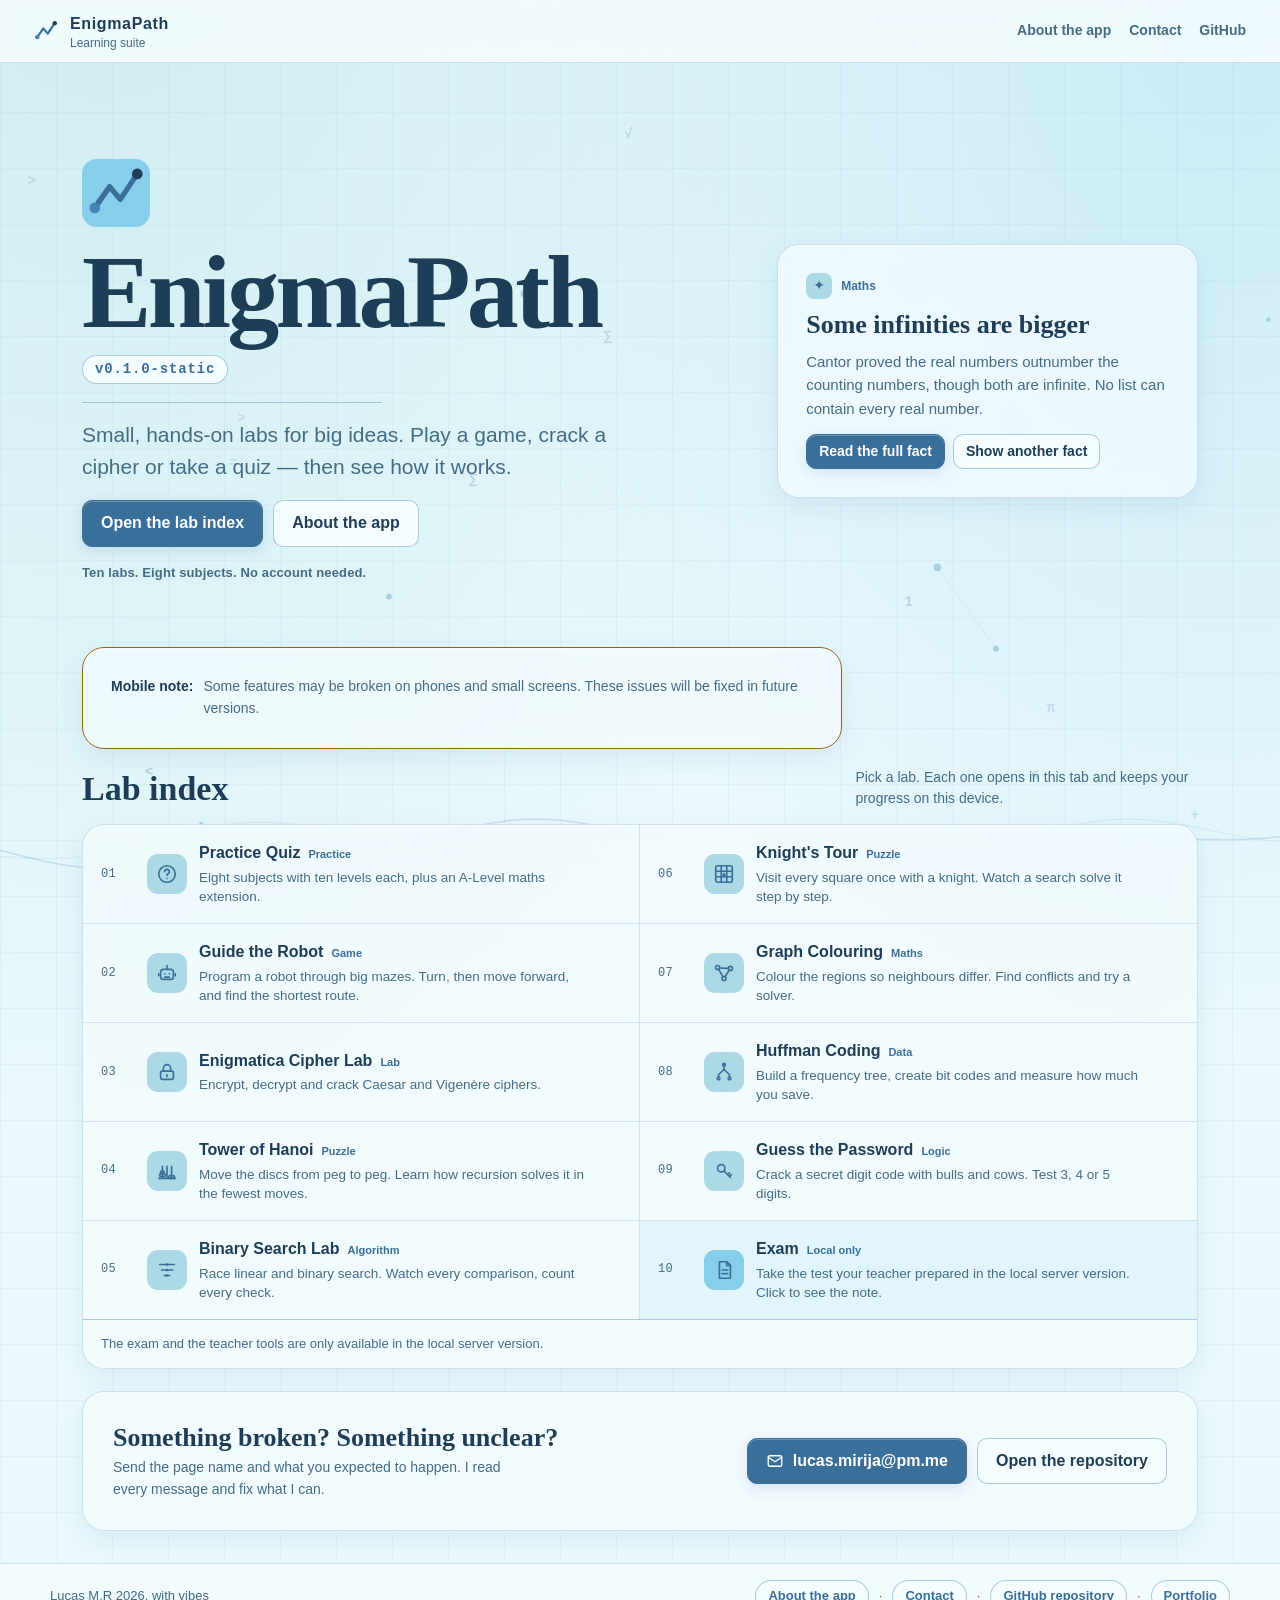
<file: index.html>
<!DOCTYPE html>
<html lang="en">
<head>
  <meta charset="UTF-8">
  <meta name="viewport" content="width=device-width, initial-scale=1.0">
  <title>EnigmaPath</title>
  <meta name="description" content="EnigmaPath: ICT practice quizzes, logic games, a cipher lab, and maths and algorithm labs.">
  <meta name="theme-color" content="#EAF9FC">
  <link rel="icon" href="shared/favicon.svg" type="image/svg+xml">
  <link rel="stylesheet" href="shared/theme.css">
  <style>
    .hub-bg { position: fixed; inset: 0; z-index: 0; pointer-events: none; opacity: 0.95; }

    /* ---- Hero: the headline carries the page ---- */
    .hero {
      display: grid;
      grid-template-columns: minmax(0, 1.2fr) minmax(300px, 0.8fr);
      gap: clamp(28px, 5vw, 64px);
      align-items: center;
      padding: clamp(30px, 5vw, 72px) 0 clamp(30px, 5vw, 64px);
      position: relative;
    }
    .hero__copy { display: grid; gap: 16px; justify-items: start; max-width: 660px; }
    .hero__mark {
      width: 68px; height: 68px; color: var(--soft);
      animation: hero-float 7s ease-in-out infinite;
    }
    .hero h1 {
      font-size: clamp(54px, 9vw, 104px);
      letter-spacing: -0.035em;
      line-height: 0.94;
      font-weight: 600;
    }
    .hero__version {
      display: block;
      width: fit-content;
      margin-top: 14px;
      padding: 4px 12px;
      border: 1px solid var(--line-strong);
      border-radius: 999px;
      background: var(--bg-raised);
      font-family: var(--font-mono);
      font-size: clamp(11px, 1.2vw, 14px);
      font-weight: 600;
      letter-spacing: 0.06em;
      line-height: 1.4;
      color: var(--soft);
    }
    .hero__rule {
      width: 100%; max-width: 300px; height: 1px; border: 0; margin: 2px 0 0;
      background: var(--line-strong);
    }
    .hero__lede {
      font-size: clamp(17px, 2vw, 21px);
      color: var(--muted);
      max-width: 46ch;
      line-height: 1.5;
    }
    .hero__actions { display: flex; gap: 10px; flex-wrap: wrap; margin-top: 2px; }
    .hero__count { font-size: 13px; color: var(--muted); font-weight: 600; letter-spacing: 0.01em; }
    @keyframes hero-float { 0%, 100% { transform: translateY(0); } 50% { transform: translateY(-7px); } }

    /* ---- Fact card ---- */
    .fact-card { max-width: 440px; width: 100%; display: grid; gap: 10px; }
    .fact-card.is-changing { animation: fact-swap 0.28s ease; }
    .fact-card__top { display: flex; align-items: center; gap: 9px; }
    .fact-card__spark {
      width: 26px; height: 26px; display: grid; place-items: center; border-radius: 8px;
      background: var(--surface); color: var(--soft); font-size: 14px; flex: none;
    }
    .fact-card__topic { font-size: 12px; font-weight: 700; color: var(--soft); }
    .fact-card h2 {
      font-family: var(--font-display); font-weight: 600;
      font-size: clamp(21px, 2.4vw, 26px); color: var(--ink); line-height: 1.2;
    }
    .fact-card p { color: var(--muted); font-size: 15px; max-width: 60ch; }
    .fact-card__actions { display: flex; gap: 8px; flex-wrap: wrap; margin-top: 4px; }
    @keyframes fact-swap { 0% { opacity: 0.35; transform: translateY(4px); } 100% { opacity: 1; transform: none; } }

    /* ---- Lab index: a contents page, not a card grid ---- */
    .index-head {
      display: flex; align-items: flex-end; justify-content: space-between;
      gap: 16px; flex-wrap: wrap; margin: 0 0 14px;
    }
    .index-head h2 { font-family: var(--font-display); font-size: clamp(26px, 3vw, 34px); font-weight: 600; }
    .index-head p { color: var(--muted); font-size: 14px; max-width: 44ch; }

    .lab-index {
      background: var(--glass);
      border: 1px solid var(--glass-border);
      border-radius: var(--radius-lg);
      box-shadow: inset 0 1px 0 var(--glass-highlight), var(--shadow-soft);
      backdrop-filter: blur(14px) saturate(1.06);
      -webkit-backdrop-filter: blur(14px) saturate(1.06);
      overflow: hidden;
      scroll-margin-top: 90px;
    }
    .lab-list {
      list-style: none; margin: 0; padding: 0;
      display: grid;
      grid-template-columns: repeat(2, minmax(0, 1fr));
      grid-template-rows: repeat(5, auto);
      grid-auto-flow: column;
    }
    .lab-list > li { border-top: 1px solid var(--line); }
    .lab-list > li:nth-child(1),
    .lab-list > li:nth-child(6) { border-top: 0; }
    .lab-list > li:nth-child(-n + 5) { border-right: 1px solid var(--line); }

    .lab {
      display: grid;
      grid-template-columns: 34px 40px minmax(0, 1fr) 20px;
      align-items: center;
      gap: 12px;
      padding: 16px 18px;
      text-decoration: none;
      color: var(--ink);
      transition: background 0.16s;
      height: 100%;
    }
    .lab:hover { background: rgba(173, 216, 230, 0.3); }
    .lab__num {
      font-family: var(--font-mono); font-size: 12px; color: var(--muted);
      font-variant-numeric: tabular-nums; letter-spacing: 0.02em;
    }
    .lab__icon {
      width: 40px; height: 40px; border-radius: 11px; display: grid; place-items: center;
      background: var(--surface); color: var(--soft); flex: none;
      transition: background 0.16s, color 0.16s, transform 0.2s;
    }
    .lab__icon svg { width: 22px; height: 22px; }
    .lab:hover .lab__icon { background: var(--soft); color: #fff; transform: rotate(-5deg); }
    .lab__body { display: grid; gap: 2px; min-width: 0; }
    .lab__name { font-weight: 700; font-size: 16px; display: flex; align-items: baseline; gap: 8px; flex-wrap: wrap; }
    .lab__kind { font-size: 11px; font-weight: 700; color: var(--soft); }
    .lab__desc { font-size: 13.5px; color: var(--muted); line-height: 1.45; }
    .lab__go {
      color: var(--soft); font-size: 15px; opacity: 0;
      transform: translateX(-4px); transition: opacity 0.16s, transform 0.16s;
    }
    .lab:hover .lab__go, .lab:focus-visible .lab__go { opacity: 1; transform: none; }

    .lab--exam { background: rgba(135, 206, 235, 0.16); }
    .lab--exam .lab__icon { background: var(--surface-2); }

    .index-foot {
      display: flex; align-items: center; justify-content: space-between;
      gap: 12px; flex-wrap: wrap; padding: 14px 18px;
      border-top: 1px solid var(--line-strong); font-size: 13px; color: var(--muted);
    }
    .index-foot__links { display: flex; gap: 8px; flex-wrap: wrap; }

    .notice { margin: 0 0 18px; max-width: 760px; border-color: var(--warn); display: grid; gap: 8px; scroll-margin-top: 90px; }
    .notice code { background: var(--bg-deep); padding: 1px 6px; border-radius: 6px; font-family: var(--font-mono); font-size: 0.94em; }

    .mobile-note {
      display: flex; align-items: baseline; gap: 10px;
      margin: 0 0 18px; max-width: 760px;
      border-color: var(--warn); font-size: 14px; color: var(--muted);
    }
    .mobile-note strong { color: var(--ink); white-space: nowrap; }

    /* ---- Contact band ---- */
    .contact-band {
      display: grid;
      grid-template-columns: minmax(0, 1fr) auto;
      gap: 20px;
      align-items: center;
      margin-top: 22px;
      padding: clamp(20px, 3vw, 30px);
      border: 1px solid var(--glass-border);
      border-radius: var(--radius-lg);
      background: var(--glass);
      box-shadow: inset 0 1px 0 var(--glass-highlight), var(--shadow-soft);
      backdrop-filter: blur(14px);
      -webkit-backdrop-filter: blur(14px);
    }
    .contact-band h2 { font-family: var(--font-display); font-size: clamp(21px, 2.4vw, 26px); font-weight: 600; }
    .contact-band p { color: var(--muted); font-size: 14px; max-width: 52ch; margin-top: 4px; }
    .contact-band__actions { display: flex; gap: 10px; flex-wrap: wrap; }
    .contact-mail { display: inline-flex; align-items: center; gap: 9px; font-weight: 700; }
    .contact-mail svg { width: 18px; height: 18px; }

    @media (max-width: 900px) {
      .hero { grid-template-columns: 1fr; gap: 30px; }
      .fact-card { max-width: none; }
      .lab-list { grid-template-columns: 1fr; grid-template-rows: none; grid-auto-flow: row; }
      .lab-list > li:nth-child(6) { border-top: 1px solid var(--line); }
      .lab-list > li:nth-child(-n + 5) { border-right: 0; }
      .contact-band { grid-template-columns: 1fr; }
    }
    @media (max-width: 560px) {
      .hero h1 { font-size: clamp(46px, 15vw, 72px); }
      .hero__actions .btn { flex: 1 1 auto; }
      .lab { grid-template-columns: 26px 36px minmax(0, 1fr); gap: 10px; padding: 14px; }
      .lab__icon { width: 36px; height: 36px; }
      .lab__go { display: none; }
      .lab__desc { font-size: 13px; }
      .index-foot { flex-direction: column; align-items: flex-start; }
    }
    @media (prefers-reduced-motion: reduce) {
      .hero__mark { animation: none !important; }
      .lab__icon, .lab__go { transition: none !important; }
    }
  </style>
</head>
<body>
  <canvas class="hub-bg" id="hub-bg" aria-hidden="true"></canvas>

  <header class="ep-topbar">
    <a class="ep-brand" href="index.html" aria-label="EnigmaPath home">
      <svg class="ep-brand__mark" viewBox="0 0 64 64" aria-hidden="true"><path d="M12 46 L26 26 L36 38 L52 14" fill="none" stroke="currentColor" stroke-width="5" stroke-linecap="round" stroke-linejoin="round"/><circle cx="12" cy="46" r="5" fill="#4682B4"/><circle cx="52" cy="14" r="5" fill="#1E3D56"/></svg>
      <span>EnigmaPath<small>Learning suite</small></span>
    </a>
    <nav class="ep-topbar__right" aria-label="Site links">
      <a class="ep-topbar__link" href="about/index.html">About the app</a>
      <a class="ep-topbar__link" href="mailto:lucas.mirija@pm.me">Contact</a>
      <a class="ep-topbar__link" href="https://github.com/lucas-razafimanantsoa/EnigmaPath" target="_blank" rel="noopener noreferrer">GitHub</a>
    </nav>
  </header>

  <main class="ep-main">
    <section class="hero">
      <div class="hero__copy">
        <svg class="hero__mark" viewBox="0 0 64 64" aria-hidden="true"><rect width="64" height="64" rx="14" fill="#87CEEB"/><path d="M12 46 L26 26 L36 38 L52 14" fill="none" stroke="#3A6F99" stroke-width="5" stroke-linecap="round" stroke-linejoin="round"/><circle cx="12" cy="46" r="5" fill="#4682B4"/><circle cx="52" cy="14" r="5" fill="#1E3D56"/></svg>
        <h1>EnigmaPath <span class="hero__version">v0.1.0-static</span></h1>
        <hr class="hero__rule">
        <p class="hero__lede">Small, hands-on labs for big ideas. Play a game, crack a cipher or take a quiz — then see how it works.</p>
        <div class="hero__actions">
          <a class="btn btn--primary" href="#labs">Open the lab index</a>
          <a class="btn" href="about/index.html">About the app</a>
        </div>
        <p class="hero__count">Ten labs. Eight subjects. No account needed.</p>
      </div>

      <article class="card fact-card" id="fact-card" aria-live="polite">
        <div class="fact-card__top"><span class="fact-card__spark" aria-hidden="true">✦</span><span class="fact-card__topic" id="fact-topic">Fun fact</span></div>
        <h2 id="fact-title">Did you know?</h2>
        <p id="fact-text">Every refresh brings another story from maths, technology and logic.</p>
        <div class="fact-card__actions">
          <a class="btn btn--primary btn--small" id="fact-more" href="facts/index.html">Read the full fact</a>
          <button class="btn btn--small" id="fact-next" type="button">Show another fact</button>
        </div>
      </article>
    </section>

    <div class="card mobile-note" role="note">
      <strong>Mobile note:</strong>
      <span>Some features may be broken on phones and small screens. These issues will be fixed in future versions.</span>
    </div>

    <div class="card notice" id="exam-notice" role="status" hidden>
      <h2>Exam is only available on local server</h2>
      <p>This is the static version of EnigmaPath. The exam needs the local Python server to load exams and save results, so it is not included in this deployment. Run the local server version on your computer to take or build an exam.</p>
      <div><button class="btn btn--small" id="notice-close" type="button">OK</button></div>
    </div>

    <section id="labs" aria-labelledby="labs-heading">
      <div class="index-head">
        <h2 id="labs-heading">Lab index</h2>
        <p>Pick a lab. Each one opens in this tab and keeps your progress on this device.</p>
      </div>

      <nav class="lab-index" aria-label="EnigmaPath labs">
        <ol class="lab-list">
          <li><a class="lab" href="quiz/index.html">
            <span class="lab__num">01</span>
            <span class="lab__icon"><svg viewBox="0 0 24 24" fill="none" stroke="currentColor" stroke-width="1.8" stroke-linecap="round" stroke-linejoin="round"><circle cx="12" cy="12" r="9"/><path d="M9.5 9.5a2.5 2.5 0 1 1 3.6 2.2c-.7.4-1.1 1-1.1 1.8"/><path d="M12 17h.01"/></svg></span>
            <span class="lab__body"><span class="lab__name">Practice Quiz <span class="lab__kind">Practice</span></span><span class="lab__desc">Eight subjects with ten levels each, plus an A-Level maths extension.</span></span>
            <span class="lab__go" aria-hidden="true">↗</span>
          </a></li>

          <li><a class="lab" href="robot/index.html">
            <span class="lab__num">02</span>
            <span class="lab__icon"><svg viewBox="0 0 24 24" fill="none" stroke="currentColor" stroke-width="1.8" stroke-linecap="round" stroke-linejoin="round"><rect x="5" y="8" width="14" height="11" rx="3"/><path d="M12 8V4M9.5 13h.01M14.5 13h.01M3 13v2M21 13v2"/><path d="M9.5 16.5h5"/></svg></span>
            <span class="lab__body"><span class="lab__name">Guide the Robot <span class="lab__kind">Game</span></span><span class="lab__desc">Program a robot through big mazes. Turn, then move forward, and find the shortest route.</span></span>
            <span class="lab__go" aria-hidden="true">↗</span>
          </a></li>

          <li><a class="lab" href="cipher/index.html">
            <span class="lab__num">03</span>
            <span class="lab__icon"><svg viewBox="0 0 24 24" fill="none" stroke="currentColor" stroke-width="1.8" stroke-linecap="round" stroke-linejoin="round"><rect x="5" y="11" width="14" height="9" rx="2"/><path d="M8 11V8a4 4 0 0 1 8 0v3"/><path d="M12 15v2"/></svg></span>
            <span class="lab__body"><span class="lab__name">Enigmatica Cipher Lab <span class="lab__kind">Lab</span></span><span class="lab__desc">Encrypt, decrypt and crack Caesar and Vigenère ciphers.</span></span>
            <span class="lab__go" aria-hidden="true">↗</span>
          </a></li>

          <li><a class="lab" href="hanoi/index.html">
            <span class="lab__num">04</span>
            <span class="lab__icon"><svg viewBox="0 0 24 24" fill="none" stroke="currentColor" stroke-width="1.8" stroke-linecap="round" stroke-linejoin="round"><path d="M3 20h18M7 20V7M12 20V7M17 20V7"/><rect x="4" y="15" width="6" height="3" rx="1"/><rect x="5" y="12" width="4" height="3" rx="1"/><rect x="14" y="17" width="6" height="3" rx="1"/></svg></span>
            <span class="lab__body"><span class="lab__name">Tower of Hanoi <span class="lab__kind">Puzzle</span></span><span class="lab__desc">Move the discs from peg to peg. Learn how recursion solves it in the fewest moves.</span></span>
            <span class="lab__go" aria-hidden="true">↗</span>
          </a></li>

          <li><a class="lab" href="binary-search/index.html">
            <span class="lab__num">05</span>
            <span class="lab__icon"><svg viewBox="0 0 24 24" fill="none" stroke="currentColor" stroke-width="1.8" stroke-linecap="round" stroke-linejoin="round"><path d="M4 6h16M6 12h12M9 18h6"/><circle cx="12" cy="6" r="1.4" fill="currentColor" stroke="none"/><circle cx="12" cy="12" r="1.4" fill="currentColor" stroke="none"/><circle cx="12" cy="18" r="1.4" fill="currentColor" stroke="none"/></svg></span>
            <span class="lab__body"><span class="lab__name">Binary Search Lab <span class="lab__kind">Algorithm</span></span><span class="lab__desc">Race linear and binary search. Watch every comparison, count every check.</span></span>
            <span class="lab__go" aria-hidden="true">↗</span>
          </a></li>

          <li><a class="lab" href="knights-tour/index.html">
            <span class="lab__num">06</span>
            <span class="lab__icon"><svg viewBox="0 0 24 24" fill="none" stroke="currentColor" stroke-width="1.8" stroke-linecap="round" stroke-linejoin="round"><rect x="3" y="3" width="18" height="18" rx="2"/><path d="M3 9h18M3 15h18M9 3v18M15 3v18"/><path d="M10 13l2-3 2 3-2 2z" fill="currentColor" stroke="none"/></svg></span>
            <span class="lab__body"><span class="lab__name">Knight's Tour <span class="lab__kind">Puzzle</span></span><span class="lab__desc">Visit every square once with a knight. Watch a search solve it step by step.</span></span>
            <span class="lab__go" aria-hidden="true">↗</span>
          </a></li>

          <li><a class="lab" href="graph-color/index.html">
            <span class="lab__num">07</span>
            <span class="lab__icon"><svg viewBox="0 0 24 24" fill="none" stroke="currentColor" stroke-width="1.8" stroke-linecap="round" stroke-linejoin="round"><circle cx="5" cy="6" r="2.2"/><circle cx="19" cy="7" r="2.2"/><circle cx="12" cy="18" r="2.2"/><path d="M7 6.5l10 0.5M6.2 8l4.6 8M17.6 9l-4.4 7"/></svg></span>
            <span class="lab__body"><span class="lab__name">Graph Colouring <span class="lab__kind">Maths</span></span><span class="lab__desc">Colour the regions so neighbours differ. Find conflicts and try a solver.</span></span>
            <span class="lab__go" aria-hidden="true">↗</span>
          </a></li>

          <li><a class="lab" href="huffman/index.html">
            <span class="lab__num">08</span>
            <span class="lab__icon"><svg viewBox="0 0 24 24" fill="none" stroke="currentColor" stroke-width="1.8" stroke-linecap="round" stroke-linejoin="round"><path d="M12 4v5M12 9L6 15M12 9l6 6M6 15v3M18 15v3"/><circle cx="12" cy="4" r="1.5"/><circle cx="6" cy="19" r="1.5"/><circle cx="18" cy="19" r="1.5"/></svg></span>
            <span class="lab__body"><span class="lab__name">Huffman Coding <span class="lab__kind">Data</span></span><span class="lab__desc">Build a frequency tree, create bit codes and measure how much you save.</span></span>
            <span class="lab__go" aria-hidden="true">↗</span>
          </a></li>

          <li><a class="lab" href="codebreaker/index.html">
            <span class="lab__num">09</span>
            <span class="lab__icon"><svg viewBox="0 0 24 24" fill="none" stroke="currentColor" stroke-width="1.8" stroke-linecap="round" stroke-linejoin="round"><circle cx="9" cy="9" r="4"/><path d="M12 12l7 7M16 16l2-2M18 18l2-2"/></svg></span>
            <span class="lab__body"><span class="lab__name">Guess the Password <span class="lab__kind">Logic</span></span><span class="lab__desc">Crack a secret digit code with bulls and cows. Test 3, 4 or 5 digits.</span></span>
            <span class="lab__go" aria-hidden="true">↗</span>
          </a></li>

          <li><a class="lab lab--exam" href="#exam-notice" id="exam-link">
            <span class="lab__num">10</span>
            <span class="lab__icon"><svg viewBox="0 0 24 24" fill="none" stroke="currentColor" stroke-width="1.8" stroke-linecap="round" stroke-linejoin="round"><path d="M7 3h8l4 4v14H7z"/><path d="M15 3v4h4M10 12h6M10 16h6"/></svg></span>
            <span class="lab__body"><span class="lab__name">Exam <span class="lab__kind">Local only</span></span><span class="lab__desc">Take the test your teacher prepared in the local server version. Click to see the note.</span></span>
            <span class="lab__go" aria-hidden="true">↗</span>
          </a></li>
        </ol>

        <div class="index-foot">
          <span>The exam and the teacher tools are only available in the local server version.</span>
        </div>
      </nav>
    </section>

    <section class="contact-band" aria-labelledby="contact-heading">
      <div>
        <h2 id="contact-heading">Something broken? Something unclear?</h2>
        <p>Send the page name and what you expected to happen. I read every message and fix what I can.</p>
      </div>
      <div class="contact-band__actions">
        <a class="btn btn--primary contact-mail" href="mailto:lucas.mirija@pm.me">
          <svg viewBox="0 0 24 24" fill="none" stroke="currentColor" stroke-width="1.8" stroke-linecap="round" stroke-linejoin="round" aria-hidden="true"><rect x="3" y="5" width="18" height="14" rx="2"/><path d="M3 7l9 6 9-6"/></svg>
          lucas.mirija@pm.me
        </a>
        <a class="btn" href="https://github.com/lucas-razafimanantsoa/EnigmaPath" target="_blank" rel="noopener noreferrer">Open the repository</a>
      </div>
    </section>
  </main>

  <script src="shared/footer.js"></script>
  <script src="shared/fun-facts.js"></script>
  <script src="shared/hub-bg.js"></script>
  <script>
    (function () {
      var F = window.EPFacts;
      if (!F || !F.count) return;
      var card = document.getElementById('fact-card');
      function show(fact) {
        document.getElementById('fact-topic').textContent = fact.topic;
        document.getElementById('fact-title').textContent = fact.title;
        document.getElementById('fact-text').textContent = fact.text;
        document.getElementById('fact-more').href = 'facts/index.html?n=' + fact.id;
        card.classList.remove('is-changing');
        void card.offsetWidth;
        card.classList.add('is-changing');
      }
      show(F.random());
      document.getElementById('fact-next').addEventListener('click', function () { show(F.random()); });
    }());

    (function () {
      var notice = document.getElementById('exam-notice');
      var examLink = document.getElementById('exam-link');
      function showNotice(e) {
        e.preventDefault();
        notice.hidden = false;
        notice.scrollIntoView({ behavior: 'smooth', block: 'center' });
      }
      examLink.addEventListener('click', showNotice);
      document.getElementById('notice-close').addEventListener('click', function () {
        notice.hidden = true;
        examLink.focus({ preventScroll: true });
      });
      if (location.hash === '#exam-notice') {
        notice.hidden = false;
        notice.scrollIntoView({ block: 'center' });
      }
    }());
  </script>
</body>
</html>
</file>
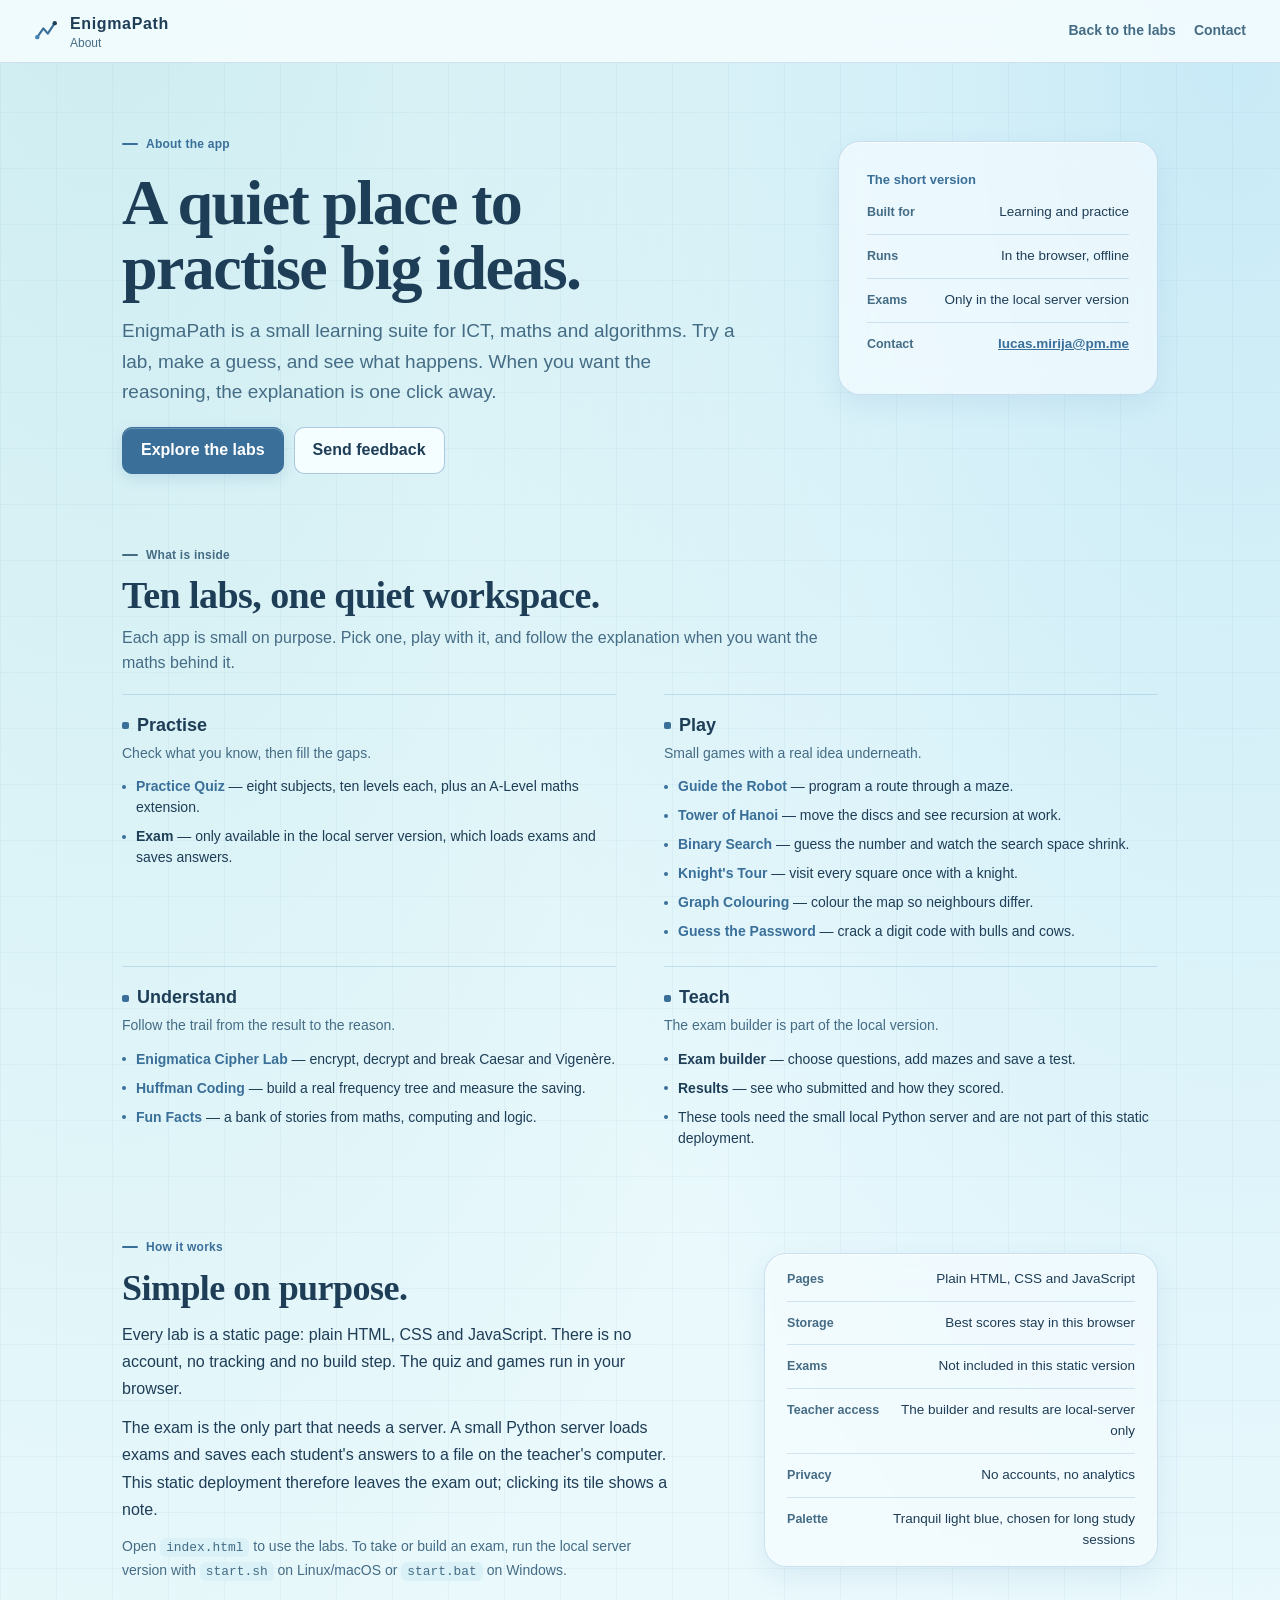
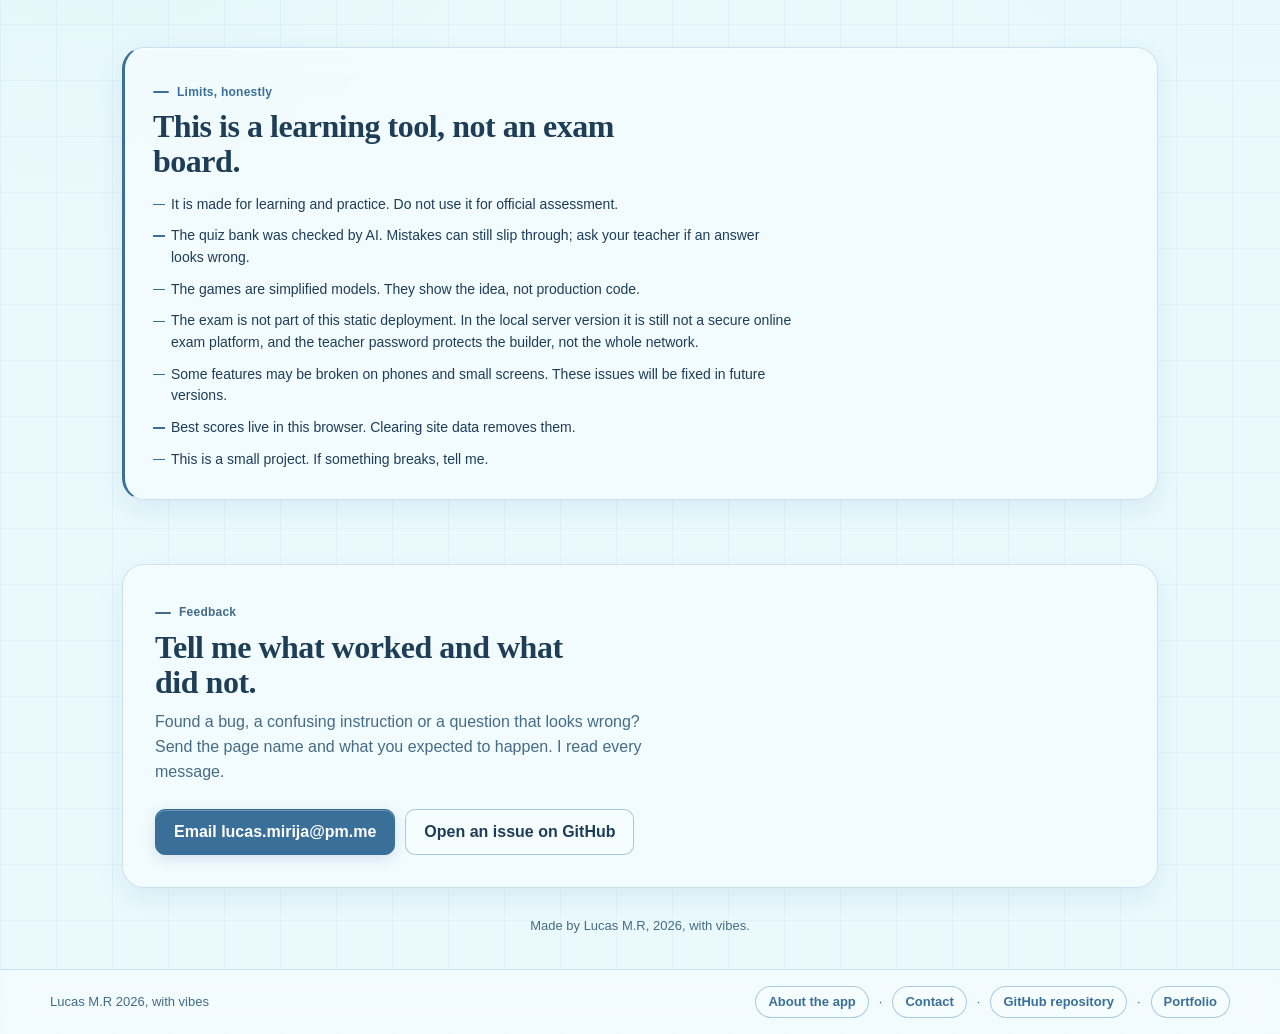
<file: about/index.html>
<!DOCTYPE html>
<html lang="en">
<head>
  <meta charset="UTF-8">
  <meta name="viewport" content="width=device-width, initial-scale=1.0">
  <meta name="color-scheme" content="light">
  <meta name="theme-color" content="#EAF9FC">
  <meta name="description" content="About EnigmaPath: a small learning suite for ICT, maths and algorithms. What is inside, how it works, what it cannot do, and how to send feedback.">
  <title>About the app | EnigmaPath</title>
  <link rel="icon" href="../shared/favicon.svg" type="image/svg+xml">
  <link rel="stylesheet" href="../shared/theme.css">
  <link rel="stylesheet" href="css/about.css">
</head>
<body>
  <header class="ep-topbar">
    <a class="ep-brand" href="../index.html" aria-label="EnigmaPath home">
      <svg class="ep-brand__mark" viewBox="0 0 64 64" aria-hidden="true"><path d="M12 46 L26 26 L36 38 L52 14" fill="none" stroke="currentColor" stroke-width="5" stroke-linecap="round" stroke-linejoin="round"/><circle cx="12" cy="46" r="5" fill="#4682B4"/><circle cx="52" cy="14" r="5" fill="#1E3D56"/></svg>
      <span>EnigmaPath<small>About</small></span>
    </a>
    <nav class="ep-topbar__right" aria-label="Site links">
      <a class="ep-topbar__link" href="../index.html">Back to the labs</a>
      <a class="ep-topbar__link" href="mailto:lucas.mirija@pm.me">Contact</a>
    </nav>
  </header>

  <main class="ep-main about">
    <section class="about-hero">
      <div class="about-hero__copy">
        <p class="eyebrow">About the app</p>
        <h1>A quiet place to practise big ideas.</h1>
        <p class="about-lede">EnigmaPath is a small learning suite for ICT, maths and algorithms. Try a lab, make a guess, and see what happens. When you want the reasoning, the explanation is one click away.</p>
        <div class="about-hero__actions">
          <a class="btn btn--primary" href="../index.html">Explore the labs</a>
          <a class="btn" href="mailto:lucas.mirija@pm.me">Send feedback</a>
        </div>
      </div>

      <aside class="card about-facts" aria-label="The short version">
        <p class="about-facts__label">The short version</p>
        <dl>
          <div><dt>Built for</dt><dd>Learning and practice</dd></div>
          <div><dt>Runs</dt><dd>In the browser, offline</dd></div>
          <div><dt>Exams</dt><dd>Only in the local server version</dd></div>
          <div><dt>Contact</dt><dd><a href="mailto:lucas.mirija@pm.me">lucas.mirija@pm.me</a></dd></div>
        </dl>
      </aside>
    </section>

    <section class="about-section" aria-labelledby="features-heading">
      <div class="about-section__head">
        <p class="eyebrow">What is inside</p>
        <h2 id="features-heading">Ten labs, one quiet workspace.</h2>
        <p class="muted">Each app is small on purpose. Pick one, play with it, and follow the explanation when you want the maths behind it.</p>
      </div>

      <div class="about-grid">
        <article class="about-group">
          <h3>Practise</h3>
          <p>Check what you know, then fill the gaps.</p>
          <ul>
            <li><a href="../quiz/index.html">Practice Quiz</a> — eight subjects, ten levels each, plus an A-Level maths extension.</li>
            <li><strong>Exam</strong> — only available in the local server version, which loads exams and saves answers.</li>
          </ul>
        </article>

        <article class="about-group">
          <h3>Play</h3>
          <p>Small games with a real idea underneath.</p>
          <ul>
            <li><a href="../robot/index.html">Guide the Robot</a> — program a route through a maze.</li>
            <li><a href="../hanoi/index.html">Tower of Hanoi</a> — move the discs and see recursion at work.</li>
            <li><a href="../binary-search/index.html">Binary Search</a> — guess the number and watch the search space shrink.</li>
            <li><a href="../knights-tour/index.html">Knight's Tour</a> — visit every square once with a knight.</li>
            <li><a href="../graph-color/index.html">Graph Colouring</a> — colour the map so neighbours differ.</li>
            <li><a href="../codebreaker/index.html">Guess the Password</a> — crack a digit code with bulls and cows.</li>
          </ul>
        </article>

        <article class="about-group">
          <h3>Understand</h3>
          <p>Follow the trail from the result to the reason.</p>
          <ul>
            <li><a href="../cipher/index.html">Enigmatica Cipher Lab</a> — encrypt, decrypt and break Caesar and Vigenère.</li>
            <li><a href="../huffman/index.html">Huffman Coding</a> — build a real frequency tree and measure the saving.</li>
            <li><a href="../facts/index.html">Fun Facts</a> — a bank of stories from maths, computing and logic.</li>
          </ul>
        </article>

        <article class="about-group">
          <h3>Teach</h3>
          <p>The exam builder is part of the local version.</p>
          <ul>
            <li><strong>Exam builder</strong> — choose questions, add mazes and save a test.</li>
            <li><strong>Results</strong> — see who submitted and how they scored.</li>
            <li>These tools need the small local Python server and are not part of this static deployment.</li>
          </ul>
        </article>
      </div>
    </section>

    <section class="about-split" aria-labelledby="how-heading">
      <div class="about-split__copy">
        <p class="eyebrow">How it works</p>
        <h2 id="how-heading">Simple on purpose.</h2>
        <p>Every lab is a static page: plain HTML, CSS and JavaScript. There is no account, no tracking and no build step. The quiz and games run in your browser.</p>
        <p>The exam is the only part that needs a server. A small Python server loads exams and saves each student's answers to a file on the teacher's computer. This static deployment therefore leaves the exam out; clicking its tile shows a note.</p>
        <p class="about-start">Open <code>index.html</code> to use the labs. To take or build an exam, run the local server version with <code>start.sh</code> on Linux/macOS or <code>start.bat</code> on Windows.</p>
      </div>

      <dl class="about-spec card">
        <div><dt>Pages</dt><dd>Plain HTML, CSS and JavaScript</dd></div>
        <div><dt>Storage</dt><dd>Best scores stay in this browser</dd></div>
        <div><dt>Exams</dt><dd>Not included in this static version</dd></div>
        <div><dt>Teacher access</dt><dd>The builder and results are local-server only</dd></div>
        <div><dt>Privacy</dt><dd>No accounts, no analytics</dd></div>
        <div><dt>Palette</dt><dd>Tranquil light blue, chosen for long study sessions</dd></div>
      </dl>
    </section>

    <section class="card about-limits" aria-labelledby="limits-heading">
      <p class="eyebrow">Limits, honestly</p>
      <h2 id="limits-heading">This is a learning tool, not an exam board.</h2>
      <ul>
        <li>It is made for learning and practice. Do not use it for official assessment.</li>
        <li>The quiz bank was checked by AI. Mistakes can still slip through; ask your teacher if an answer looks wrong.</li>
        <li>The games are simplified models. They show the idea, not production code.</li>
        <li>The exam is not part of this static deployment. In the local server version it is still not a secure online exam platform, and the teacher password protects the builder, not the whole network.</li>
        <li>Some features may be broken on phones and small screens. These issues will be fixed in future versions.</li>
        <li>Best scores live in this browser. Clearing site data removes them.</li>
        <li>This is a small project. If something breaks, tell me.</li>
      </ul>
    </section>

    <section class="about-contact" aria-labelledby="feedback-heading">
      <div>
        <p class="eyebrow">Feedback</p>
        <h2 id="feedback-heading">Tell me what worked and what did not.</h2>
        <p>Found a bug, a confusing instruction or a question that looks wrong? Send the page name and what you expected to happen. I read every message.</p>
      </div>
      <div class="about-contact__actions">
        <a class="btn btn--primary" href="mailto:lucas.mirija@pm.me">Email lucas.mirija@pm.me</a>
        <a class="btn" href="https://github.com/lucas-razafimanantsoa/EnigmaPath" target="_blank" rel="noopener noreferrer">Open an issue on GitHub</a>
      </div>
    </section>

    <p class="about-sign">Made by Lucas M.R, 2026, with vibes.</p>
  </main>

  <script src="../shared/footer.js"></script>
</body>
</html>
</file>
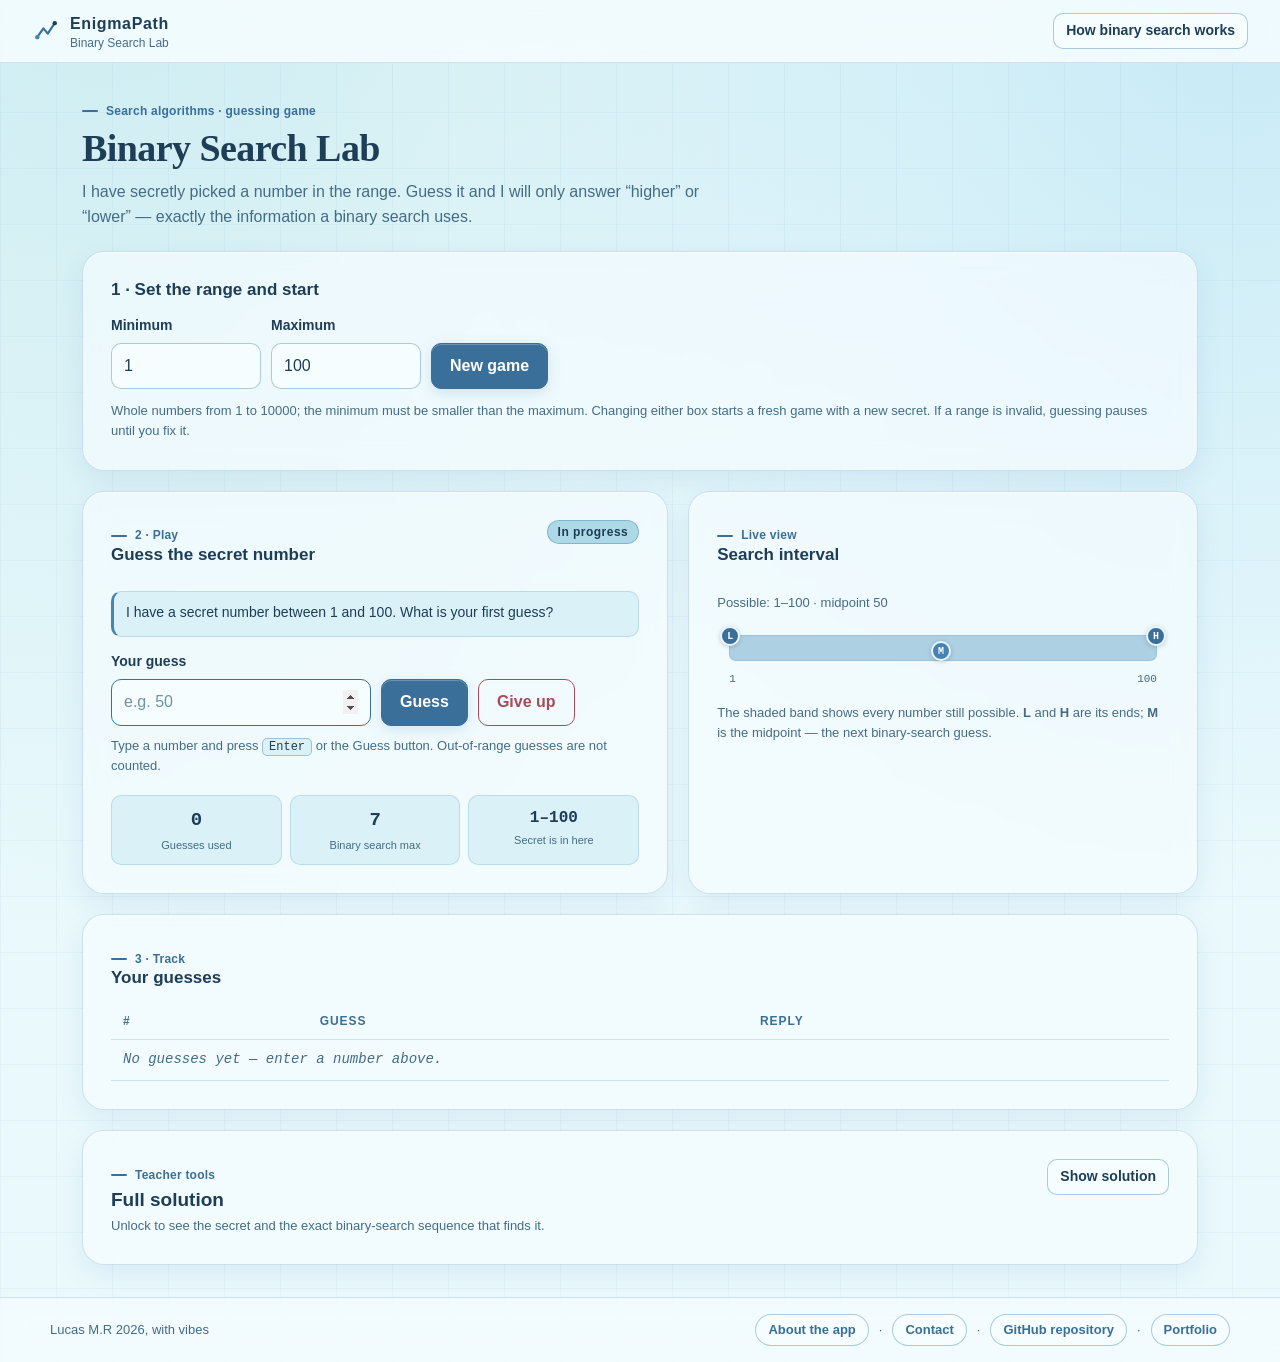
<file: binary-search/index.html>
<!DOCTYPE html>
<html lang="en"><head><meta charset="UTF-8"><meta name="viewport" content="width=device-width, initial-scale=1.0">
<title>Binary Search Lab | EnigmaPath</title>
<link rel="icon" href="../shared/favicon.svg" type="image/svg+xml">
<link rel="stylesheet" href="../shared/theme.css">
<link rel="stylesheet" href="css/style.css">
<link rel="stylesheet" href="../shared/gate.css">
</head><body>
<header class="ep-topbar">
  <a class="ep-brand" href="../index.html" aria-label="EnigmaPath home">
    <svg class="ep-brand__mark" viewBox="0 0 64 64" aria-hidden="true"><path d="M12 46 L26 26 L36 38 L52 14" fill="none" stroke="currentColor" stroke-width="5" stroke-linecap="round" stroke-linejoin="round"/><circle cx="12" cy="46" r="5" fill="#4682B4"/><circle cx="52" cy="14" r="5" fill="#1E3D56"/></svg>
    <span>EnigmaPath<small>Binary Search Lab</small></span>
  </a>
  <a class="btn btn--small" href="how-it-works.html">How binary search works</a>
</header>
<main class="ep-main">

  <div class="lab-head">
    <p class="eyebrow">Search algorithms · guessing game</p>
    <h1>Binary Search Lab</h1>
    <p class="muted">I have secretly picked a number in the range. Guess it and I will only answer “higher” or “lower” — exactly the information a binary search uses.</p>
  </div>

  <section class="card setup" aria-labelledby="setup-title">
    <h2 id="setup-title" class="section-title">1 · Set the range and start</h2>
    <div class="setup__row">
      <div class="field range-field">
        <label for="range-min">Minimum</label>
        <input type="number" id="range-min" min="1" max="10000" step="1" value="1" inputmode="numeric">
      </div>
      <div class="field range-field">
        <label for="range-max">Maximum</label>
        <input type="number" id="range-max" min="1" max="10000" step="1" value="100" inputmode="numeric">
      </div>
      <button type="button" class="btn btn--primary" id="btn-new">New game</button>
    </div>
    <p class="hint">Whole numbers from 1 to 10000; the minimum must be smaller than the maximum. Changing either box starts a fresh game with a new secret. If a range is invalid, guessing pauses until you fix it.</p>
    <p class="form-error" id="setup-error" role="alert" hidden></p>
  </section>

  <div class="game-grid">

    <section class="card play" aria-labelledby="play-title">
      <div class="card__head">
        <div>
          <p class="eyebrow">2 · Play</p>
          <h2 id="play-title" class="section-title">Guess the secret number</h2>
        </div>
        <span class="badge" id="round-status">In progress</span>
      </div>

      <p class="reply" id="reply" role="status" aria-live="polite">I have a secret number. Make your first guess!</p>

      <form class="guess-form" id="guess-form" autocomplete="off">
        <div class="field guess-field">
          <label for="guess-input">Your guess</label>
          <input type="number" id="guess-input" min="1" max="100" step="1" inputmode="numeric" placeholder="e.g. 50">
        </div>
        <button type="submit" class="btn btn--primary" id="btn-guess">Guess</button>
        <button type="button" class="btn btn--danger" id="btn-giveup">Give up</button>
      </form>
      <p class="hint">Type a number and press <kbd>Enter</kbd> or the Guess button. Out-of-range guesses are not counted.</p>

      <div class="stats">
        <div class="stat"><span class="stat__v" id="guess-count">0</span><span class="stat__l">Guesses used</span></div>
        <div class="stat"><span class="stat__v" id="optimum">7</span><span class="stat__l">Binary search max</span></div>
        <div class="stat"><span class="stat__v stat__v--small" id="range-label">1–100</span><span class="stat__l">Secret is in here</span></div>
      </div>
    </section>

    <section class="card interval" aria-labelledby="interval-title">
      <div class="card__head">
        <div>
          <p class="eyebrow">Live view</p>
          <h2 id="interval-title" class="section-title">Search interval</h2>
        </div>
      </div>
      <p class="hint" id="interval-text">Possible: 1–100 · midpoint 50</p>
      <div class="interval__bar" id="interval-bar" aria-hidden="true">
        <div class="interval__fill" id="interval-fill"></div>
        <span class="interval__marker interval__marker--low" id="marker-low">L</span>
        <span class="interval__marker interval__marker--mid" id="marker-mid">M</span>
        <span class="interval__marker interval__marker--high" id="marker-high">H</span>
      </div>
      <div class="interval__scale"><span id="scale-min">1</span><span id="scale-max">100</span></div>
      <p class="hint">The shaded band shows every number still possible. <b>L</b> and <b>H</b> are its ends; <b>M</b> is the midpoint — the next binary-search guess.</p>
    </section>
  </div>

  <section class="card log-card" aria-labelledby="log-title">
    <div class="card__head">
      <div>
        <p class="eyebrow">3 · Track</p>
        <h2 id="log-title" class="section-title">Your guesses</h2>
      </div>
    </div>
    <div class="table-wrap">
      <table class="guess-table">
        <thead><tr><th scope="col">#</th><th scope="col">Guess</th><th scope="col">Reply</th></tr></thead>
        <tbody id="guess-log"><tr class="empty-row"><td colspan="3">No guesses yet — enter a number above.</td></tr></tbody>
      </table>
    </div>
  </section>

  <section class="card result" id="result-card" hidden aria-labelledby="result-title" aria-live="polite">
    <div class="sparks" aria-hidden="true"><i></i><i></i><i></i><i></i><i></i><i></i></div>
    <p class="eyebrow">Round over</p>
    <h2 id="result-title">You found it!</h2>
    <p class="result__reveal">The secret number was <strong class="result__secret" id="result-secret">50</strong></p>
    <p id="result-text"></p>
  </section>

  <section class="card solution" aria-labelledby="solution-title">
    <div class="solution__head">
      <div>
        <p class="eyebrow">Teacher tools</p>
        <h2 id="solution-title">Full solution</h2>
        <p class="hint">Unlock to see the secret and the exact binary-search sequence that finds it.</p>
      </div>
      <button type="button" class="btn btn--small" id="btn-solution">Show solution</button>
    </div>
    <div class="solution__panel" id="solution-panel" hidden>
      <p class="solution__secret">Secret number: <strong id="solution-secret">—</strong></p>
      <ol class="path-list" id="solution-steps"></ol>
      <p class="hint" id="solution-summary"></p>
    </div>
  </section>

</main>
<script src="../shared/gate.js"></script>
<script src="../shared/footer.js"></script>
<script src="js/app.js"></script>
</body></html>
</file>
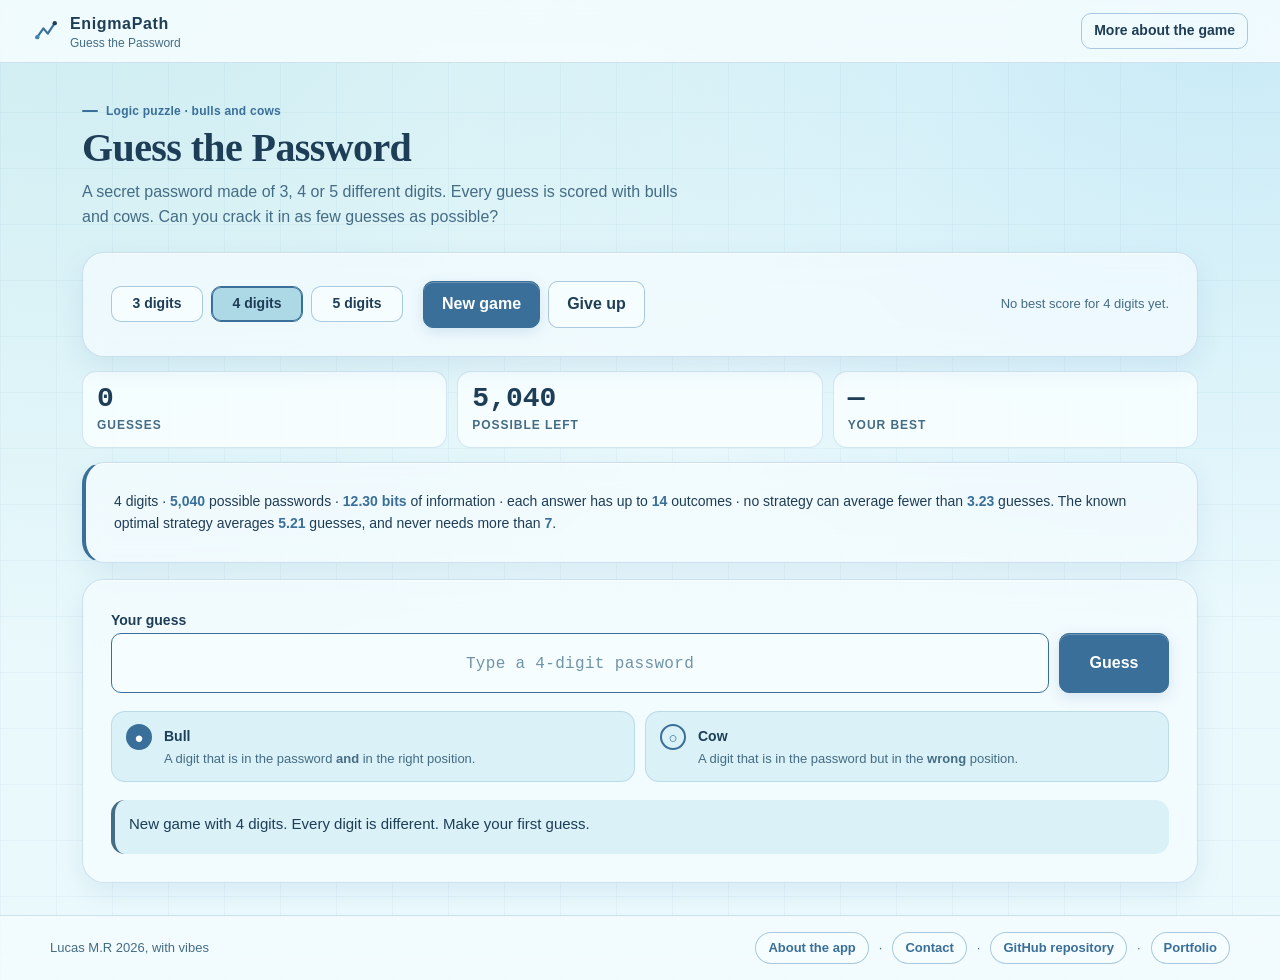
<file: codebreaker/index.html>
<!DOCTYPE html>
<html lang="en">
<head>
  <meta charset="UTF-8">
  <meta name="viewport" content="width=device-width, initial-scale=1.0">
  <title>Guess the Password | EnigmaPath</title>
  <link rel="icon" href="../shared/favicon.svg" type="image/svg+xml">
  <link rel="stylesheet" href="../shared/theme.css">
  <link rel="stylesheet" href="css/style.css">
</head>
<body>
  <header class="ep-topbar">
    <a class="ep-brand" href="../index.html" aria-label="EnigmaPath home">
      <svg class="ep-brand__mark" viewBox="0 0 64 64" aria-hidden="true"><path d="M12 46 L26 26 L36 38 L52 14" fill="none" stroke="currentColor" stroke-width="5" stroke-linecap="round" stroke-linejoin="round"/><circle cx="12" cy="46" r="5" fill="#4682B4"/><circle cx="52" cy="14" r="5" fill="#1E3D56"/></svg>
      <span>EnigmaPath<small>Guess the Password</small></span>
    </a>
    <div class="ep-topbar__right">
      <a class="btn btn--small btn--ghost" href="more-about.html">More about the game</a>
    </div>
  </header>

  <main class="ep-main">
    <section class="cb-head">
      <p class="eyebrow">Logic puzzle · bulls and cows</p>
      <h1>Guess the Password</h1>
      <p class="muted">A secret password made of 3, 4 or 5 different digits. Every guess is scored with bulls and cows. Can you crack it in as few guesses as possible?</p>
    </section>

    <section class="card cb-controls" aria-label="Game settings">
      <div class="cb-length" role="group" aria-label="Password length">
        <button class="btn btn--small" type="button" data-length="3">3 digits</button>
        <button class="btn btn--small" type="button" data-length="4">4 digits</button>
        <button class="btn btn--small" type="button" data-length="5">5 digits</button>
      </div>
      <div class="cb-controls__actions">
        <button class="btn btn--primary" type="button" id="btn-new">New game</button>
        <button class="btn" type="button" id="btn-giveup">Give up</button>
      </div>
      <p class="hint" id="best-line"></p>
    </section>

    <div class="cb-stats" aria-label="Game counters">
      <div class="stat"><b id="stat-guesses">0</b><span>Guesses</span></div>
      <div class="stat"><b id="stat-left">—</b><span>Possible left</span></div>
      <div class="stat"><b id="stat-best">—</b><span>Your best</span></div>
    </div>

    <div class="card cb-info" id="info-card">
      <p class="cb-info__line" id="info-line"></p>
    </div>

    <section class="card cb-play">
      <form id="guess-form" novalidate>
        <label class="label" for="guess-input">Your guess</label>
        <div class="cb-input-row">
          <input id="guess-input" type="text" inputmode="numeric" autocomplete="off" spellcheck="false" placeholder="Type a 4-digit password">
          <button class="btn btn--primary" type="submit" id="btn-guess">Guess</button>
        </div>
        <p class="cb-error" id="guess-error" role="alert" hidden></p>
      </form>

      <div class="cb-legend" aria-label="What bulls and cows mean">
        <div class="cb-legend__item">
          <span class="cb-mark cb-mark--bull" aria-hidden="true">●</span>
          <div><b>Bull</b><p>A digit that is in the password <strong>and</strong> in the right position.</p></div>
        </div>
        <div class="cb-legend__item">
          <span class="cb-mark cb-mark--cow" aria-hidden="true">○</span>
          <div><b>Cow</b><p>A digit that is in the password but in the <strong>wrong</strong> position.</p></div>
        </div>
      </div>

      <p class="cb-feedback" id="feedback" role="status" aria-live="polite">Make your first guess. Every digit in the password is different.</p>

      <div class="cb-history-wrap" id="history-wrap" hidden>
        <table class="cb-history">
          <thead><tr><th>#</th><th>Guess</th><th>Bulls</th><th>Cows</th><th>Possible left</th></tr></thead>
          <tbody id="history-body"></tbody>
        </table>
      </div>

      <div class="cb-result" id="result" hidden>
        <p class="eyebrow" id="result-eyebrow">Cracked</p>
        <h2 id="result-title"></h2>
        <p id="result-text"></p>
        <div class="cb-result__actions">
          <button class="btn btn--primary" type="button" id="result-new">Play again</button>
          <a class="btn" href="more-about.html">How the maths works</a>
        </div>
      </div>
    </section>
  </main>

  <script src="../shared/footer.js"></script>
  <script src="js/app.js"></script>
</body>
</html>
</file>
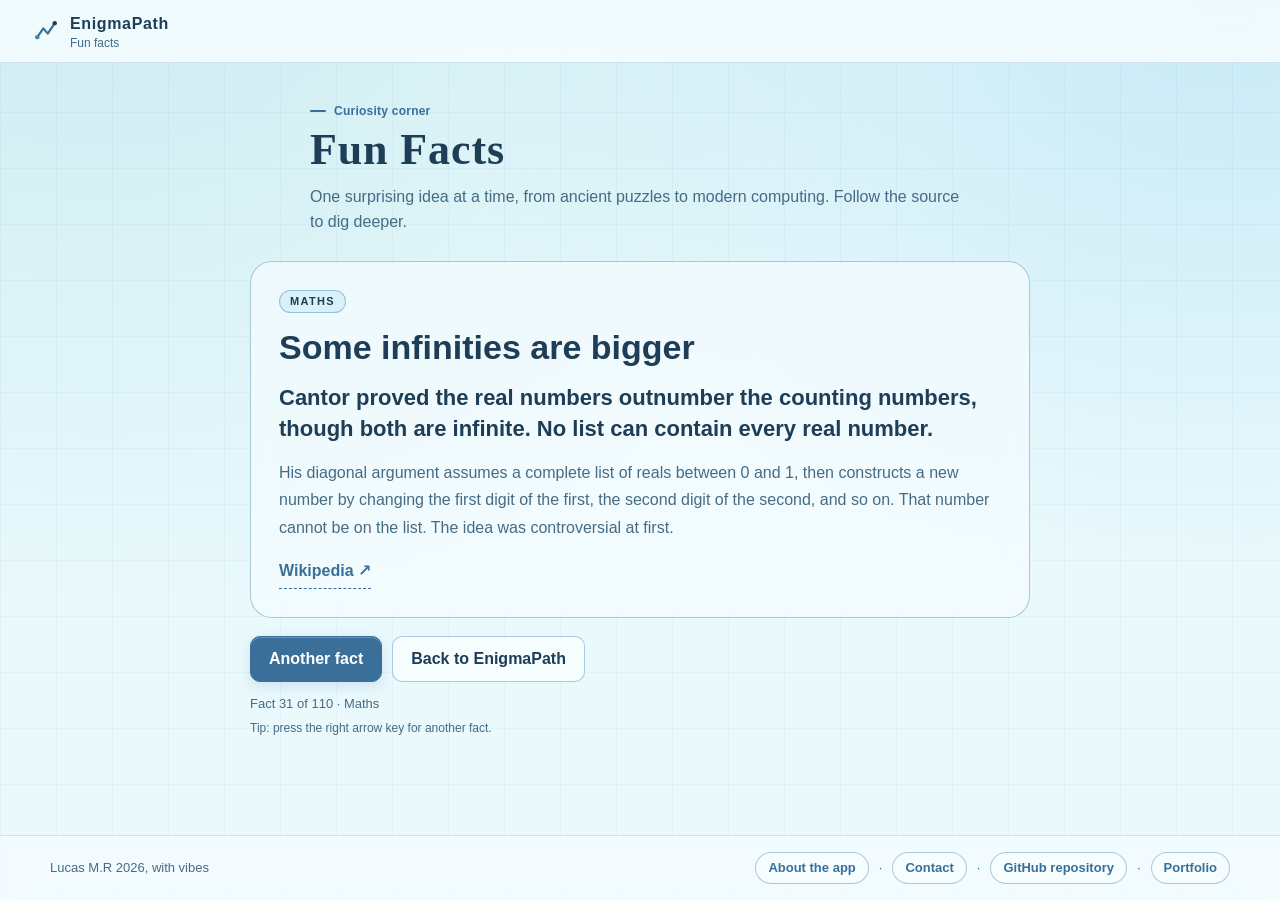
<file: facts/index.html>
<!DOCTYPE html>
<html lang="en">
<head>
  <meta charset="UTF-8">
  <meta name="viewport" content="width=device-width, initial-scale=1.0">
  <meta name="color-scheme" content="light">
  <meta name="theme-color" content="#EAF9FC">
  <meta name="description" content="A hand-picked collection of fun facts about maths, computing, algorithms, logic, puzzles and technology history.">
  <title>Fun Facts | EnigmaPath</title>
  <link rel="icon" href="../shared/favicon.svg" type="image/svg+xml">
  <link rel="stylesheet" href="../shared/theme.css">
  <link rel="stylesheet" href="css/style.css">
</head>
<body>
  <header class="ep-topbar">
    <a class="ep-brand" href="../index.html" aria-label="EnigmaPath home">
      <svg class="ep-brand__mark" viewBox="0 0 64 64" aria-hidden="true"><path d="M12 46 L26 26 L36 38 L52 14" fill="none" stroke="currentColor" stroke-width="5" stroke-linecap="round" stroke-linejoin="round"/><circle cx="12" cy="46" r="5" fill="#4682B4"/><circle cx="52" cy="14" r="5" fill="#1E3D56"/></svg>
      <span>EnigmaPath<small>Fun facts</small></span>
    </a>
  </header>

  <main class="ep-main">
    <div class="facts-head">
      <p class="eyebrow">Curiosity corner</p>
      <h1>Fun Facts</h1>
      <p class="muted">One surprising idea at a time, from ancient puzzles to modern computing. Follow the source to dig deeper.</p>
    </div>

    <article class="card fact-card" id="fact-card" aria-live="polite">
      <span class="badge fact-topic" id="fact-topic">Maths</span>
      <h2 id="fact-title"></h2>
      <p class="fact-hook" id="fact-text"></p>
      <p class="fact-detail" id="fact-detail"></p>
      <a class="fact-source" id="fact-source" href="#" target="_blank" rel="noopener">
        <span id="fact-source-name">Source</span><span aria-hidden="true"> ↗</span>
      </a>
    </article>

    <div class="fact-actions">
      <button type="button" class="btn btn--primary" id="btn-another">Another fact</button>
      <a class="btn" href="../index.html">Back to EnigmaPath</a>
    </div>
    <p class="hint fact-count" id="fact-count"></p>
    <p class="hint fact-tip">Tip: press the right arrow key for another fact.</p>
  </main>

  <noscript>
    <div class="noscript">Fun Facts needs JavaScript. Enable it and reload the page.</div>
  </noscript>

  <script src="../shared/fun-facts.js"></script>
  <script src="js/app.js"></script>
  <script src="../shared/footer.js"></script>
</body>
</html>
</file>
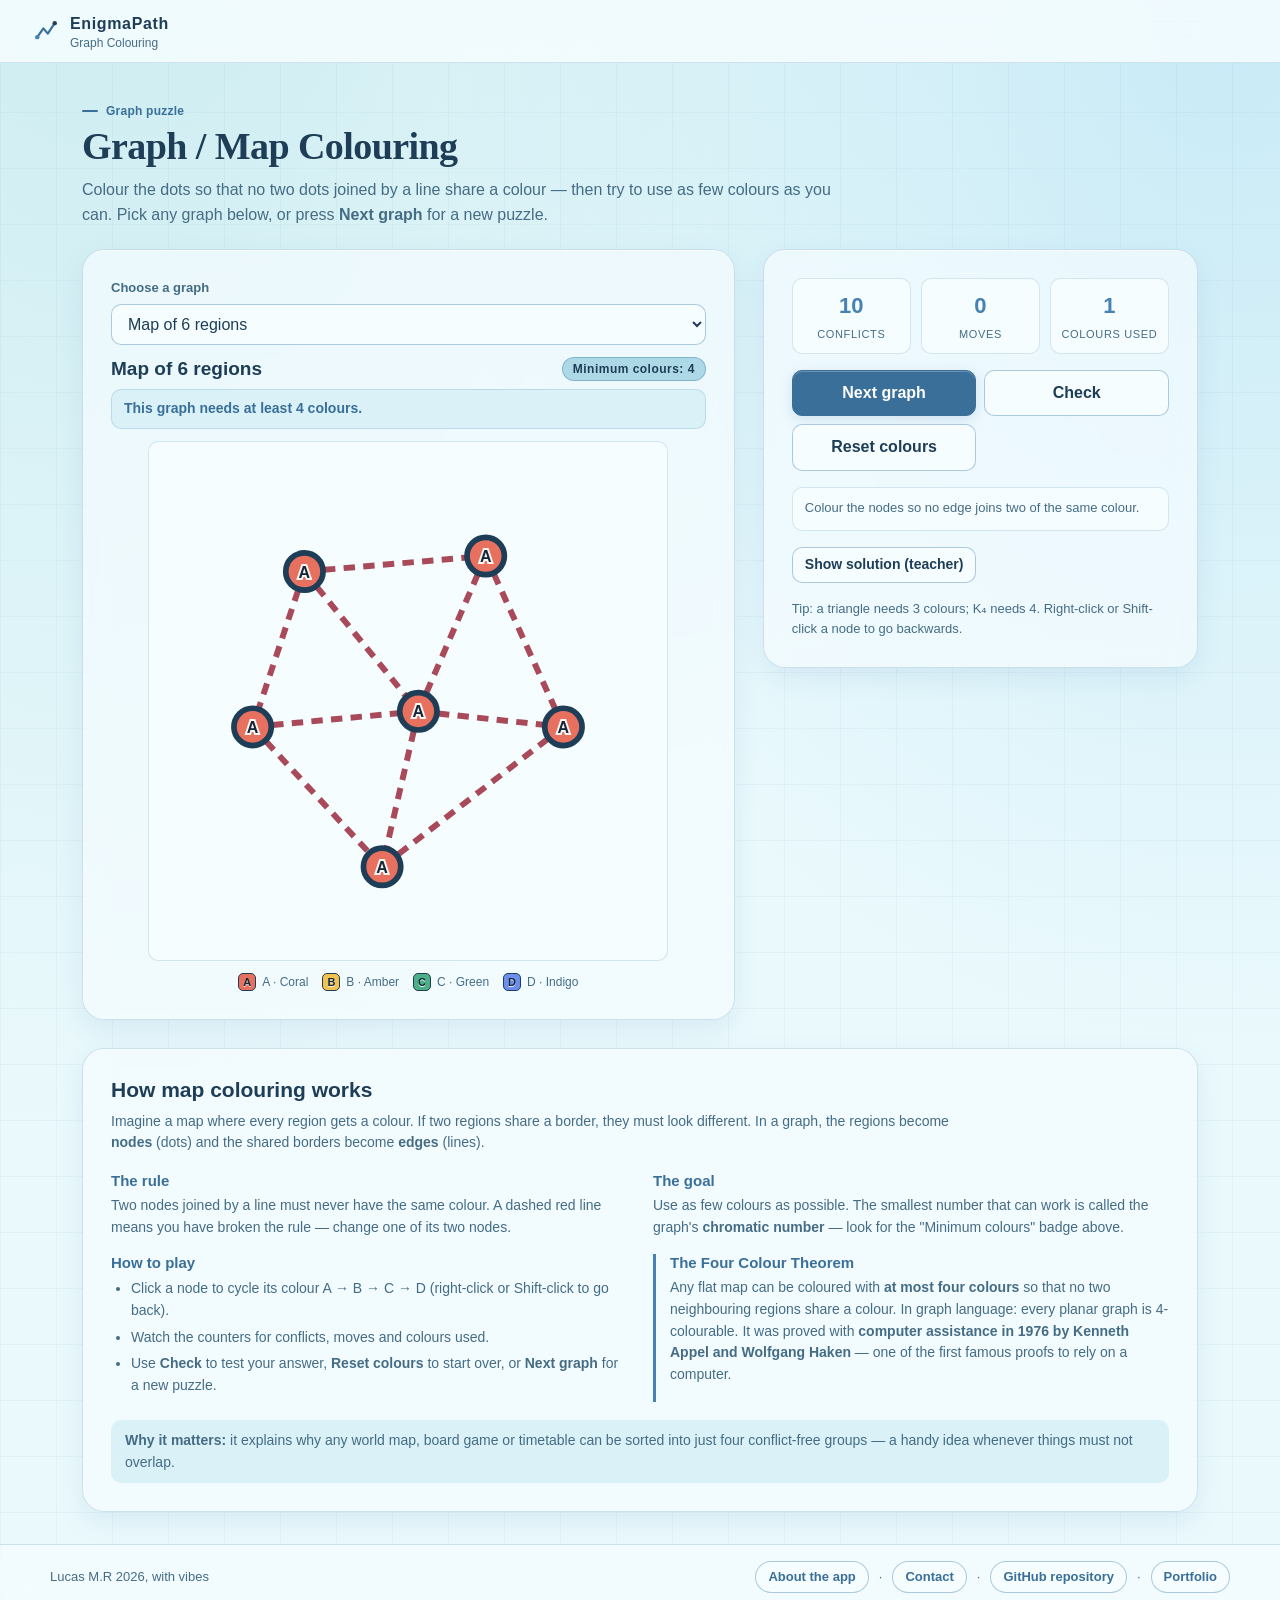
<file: graph-color/index.html>
<!DOCTYPE html>
<html lang="en"><head><meta charset="UTF-8"><meta name="viewport" content="width=device-width, initial-scale=1.0">
<title>Graph Colouring | EnigmaPath</title>
<link rel="icon" href="../shared/favicon.svg" type="image/svg+xml">
<link rel="stylesheet" href="../shared/theme.css">
<link rel="stylesheet" href="css/style.css">
<link rel="stylesheet" href="../shared/gate.css">
</head><body>
<header class="ep-topbar">
  <a class="ep-brand" href="../index.html" aria-label="EnigmaPath home">
    <svg class="ep-brand__mark" viewBox="0 0 64 64" aria-hidden="true"><path d="M12 46 L26 26 L36 38 L52 14" fill="none" stroke="currentColor" stroke-width="5" stroke-linecap="round" stroke-linejoin="round"/><circle cx="12" cy="46" r="5" fill="#4682B4"/><circle cx="52" cy="14" r="5" fill="#1E3D56"/></svg>
    <span>EnigmaPath<small>Graph Colouring</small></span>
  </a>
</header>
<main class="ep-main">
  <section class="gc-head">
    <p class="eyebrow">Graph puzzle</p>
    <h1>Graph / Map Colouring</h1>
    <p class="muted">Colour the dots so that no two dots joined by a line share a colour — then try to use as few colours as you can. Pick any graph below, or press <strong>Next graph</strong> for a new puzzle.</p>
  </section>

  <div class="gc-layout">
    <div class="card gc-graph-card">
      <div class="gc-preset">
        <label for="preset-select">Choose a graph</label>
        <select id="preset-select" aria-label="Choose a graph"></select>
      </div>
      <div class="gc-graph-title">
        <h2 id="preset-name">Preset</h2>
        <span class="badge" id="color-count-badge">Minimum colours: —</span>
      </div>
      <p class="gc-chromatic" id="chromatic-line">This graph needs at least — colours.</p>
      <svg class="graph" id="graph" viewBox="0 0 100 100" role="img" aria-label="Colourable graph">
        <g id="edges"></g>
        <g id="nodes"></g>
      </svg>
      <div class="gc-legend" id="legend"></div>
    </div>

    <div class="card gc-side">
      <div class="gc-stats">
        <div class="stat"><span class="stat__v" id="stat-conflicts">0</span><span class="stat__l">Conflicts</span></div>
        <div class="stat"><span class="stat__v" id="stat-moves">0</span><span class="stat__l">Moves</span></div>
        <div class="stat"><span class="stat__v" id="stat-used">1</span><span class="stat__l">Colours used</span></div>
      </div>

      <div class="gc-buttons">
        <button class="btn btn--primary" id="btn-new" type="button">Next graph</button>
        <button class="btn" id="btn-check" type="button">Check</button>
        <button class="btn" id="btn-reset" type="button">Reset colours</button>
      </div>

      <div class="gc-msg" id="msg" role="status" aria-live="polite">Colour the nodes so no edge joins two of the same colour.</div>

      <button class="btn btn--small gc-solution" id="btn-solution" type="button">Show solution (teacher)</button>
      <p class="hint">Tip: a triangle needs 3 colours; K₄ needs 4. Right-click or Shift-click a node to go backwards.</p>
    </div>
  </div>

  <section class="card gc-explain" aria-labelledby="explain-title">
    <h2 id="explain-title">How map colouring works</h2>
    <p class="gc-explain__intro">Imagine a map where every region gets a colour. If two regions share a border, they must look different. In a graph, the regions become <strong>nodes</strong> (dots) and the shared borders become <strong>edges</strong> (lines).</p>
    <div class="gc-explain__grid">
      <div>
        <h3>The rule</h3>
        <p>Two nodes joined by a line must never have the same colour. A dashed red line means you have broken the rule — change one of its two nodes.</p>
      </div>
      <div>
        <h3>The goal</h3>
        <p>Use as few colours as possible. The smallest number that can work is called the graph's <strong>chromatic number</strong> — look for the "Minimum colours" badge above.</p>
      </div>
      <div>
        <h3>How to play</h3>
        <ul>
          <li>Click a node to cycle its colour A → B → C → D (right-click or Shift-click to go back).</li>
          <li>Watch the counters for conflicts, moves and colours used.</li>
          <li>Use <strong>Check</strong> to test your answer, <strong>Reset colours</strong> to start over, or <strong>Next graph</strong> for a new puzzle.</li>
        </ul>
      </div>
      <div class="gc-theorem">
        <h3>The Four Colour Theorem</h3>
        <p>Any flat map can be coloured with <strong>at most four colours</strong> so that no two neighbouring regions share a colour. In graph language: every planar graph is 4-colourable. It was proved with <strong>computer assistance in 1976 by Kenneth Appel and Wolfgang Haken</strong> — one of the first famous proofs to rely on a computer.</p>
      </div>
    </div>
    <p class="gc-explain__why"><strong>Why it matters:</strong> it explains why any world map, board game or timetable can be sorted into just four conflict-free groups — a handy idea whenever things must not overlap.</p>
  </section>
</main>
<script src="../shared/gate.js"></script>
<script src="../shared/footer.js"></script>
<script src="js/app.js"></script>
</body></html>
</file>
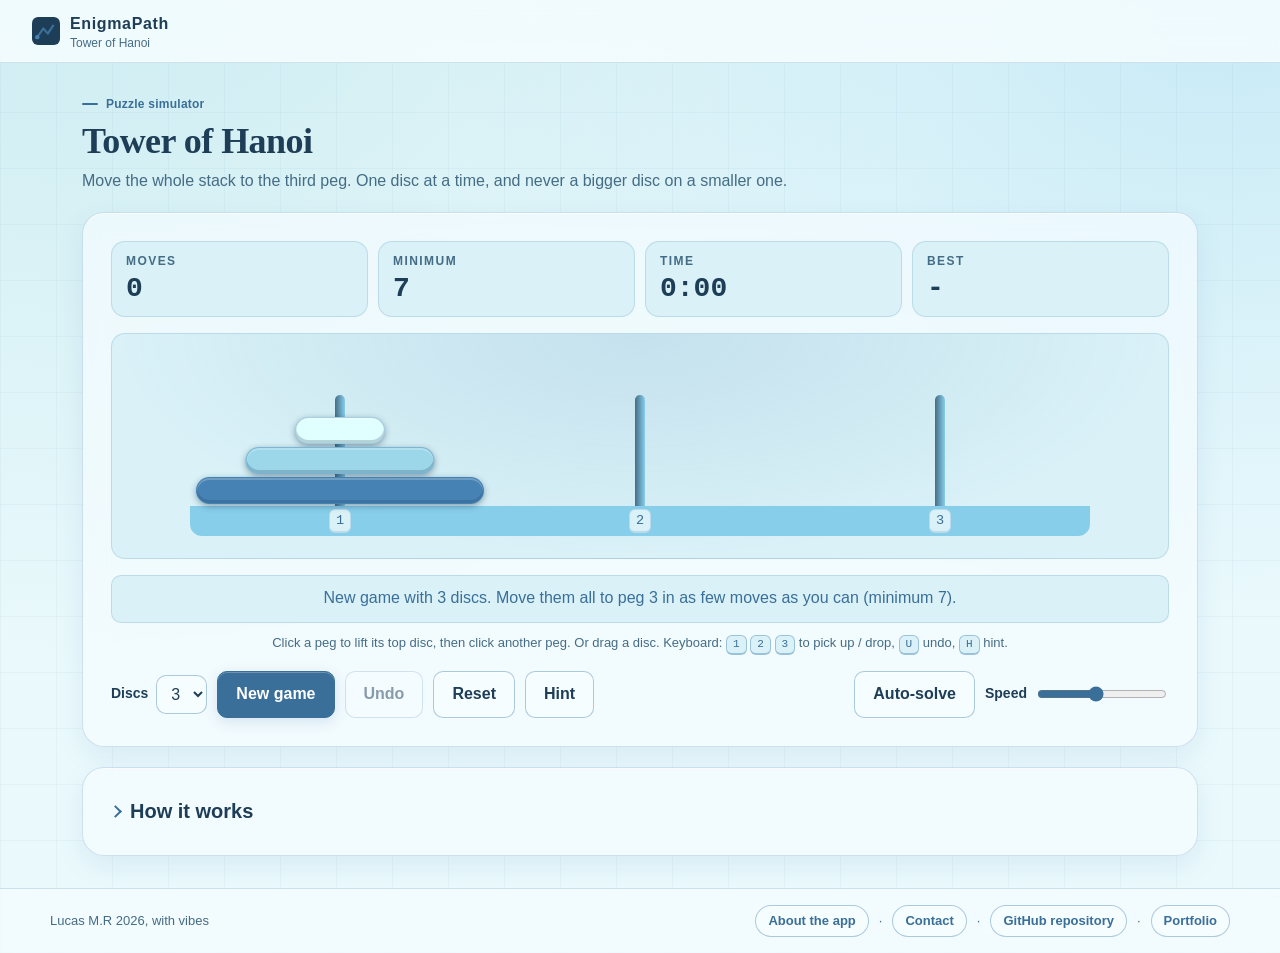
<file: hanoi/index.html>
<!DOCTYPE html>
<html lang="en">
<head>
  <meta charset="utf-8">
  <meta name="viewport" content="width=device-width, initial-scale=1">
  <title>Tower of Hanoi - EnigmaPath</title>
  <link rel="icon" href="../shared/favicon.svg" type="image/svg+xml">
  <link rel="stylesheet" href="../shared/theme.css">
  <link rel="stylesheet" href="css/hanoi.css">
</head>
<body>
  <header class="ep-topbar">
    <a class="ep-brand" href="../index.html">
      <svg class="ep-brand__mark" viewBox="0 0 64 64" aria-hidden="true">
        <rect width="64" height="64" rx="14" fill="#1E3D56"/>
        <path d="M12 46 L26 26 L36 38 L52 14" fill="none" stroke="#3A6F99" stroke-width="5" stroke-linecap="round" stroke-linejoin="round"/>
        <circle cx="12" cy="46" r="5" fill="#4682B4"/>
        <circle cx="52" cy="14" r="5" fill="#1E3D56"/>
      </svg>
      <span>EnigmaPath<small>Tower of Hanoi</small></span>
    </a>
  </header>

  <main class="ep-main">
    <div class="hanoi-intro">
      <p class="eyebrow">Puzzle simulator</p>
      <h1>Tower of Hanoi</h1>
      <p class="muted">Move the whole stack to the third peg. One disc at a time, and never a bigger disc on a smaller one.</p>
    </div>

    <section class="card game" aria-label="Tower of Hanoi game">
      <div class="stats" role="group" aria-label="Game counters">
        <div class="stat"><span class="stat__label">Moves</span><span class="stat__value" id="stat-moves">0</span></div>
        <div class="stat"><span class="stat__label">Minimum</span><span class="stat__value" id="stat-min">7</span></div>
        <div class="stat"><span class="stat__label">Time</span><span class="stat__value" id="stat-time">0:00</span></div>
        <div class="stat"><span class="stat__label">Best</span><span class="stat__value" id="stat-best">-</span></div>
      </div>

      <div class="board-frame">
        <div class="board" id="board">
          <button type="button" class="peg" data-peg="0" id="peg-0"><span class="peg__tag" aria-hidden="true"></span><span class="peg__label" aria-hidden="true"><kbd>1</kbd></span></button>
          <button type="button" class="peg" data-peg="1" id="peg-1"><span class="peg__tag" aria-hidden="true"></span><span class="peg__label" aria-hidden="true"><kbd>2</kbd></span></button>
          <button type="button" class="peg" data-peg="2" id="peg-2"><span class="peg__tag" aria-hidden="true"></span><span class="peg__label" aria-hidden="true"><kbd>3</kbd></span></button>
          <div class="discs" id="discs" aria-hidden="true"></div>
        </div>
      </div>

      <p class="status" id="status" role="status" aria-live="polite">Pick up the top disc of a peg, then choose where to put it.</p>
      <p class="hint controls-hint">Click a peg to lift its top disc, then click another peg. Or drag a disc. Keyboard: <kbd>1</kbd> <kbd>2</kbd> <kbd>3</kbd> to pick up / drop, <kbd>U</kbd> undo, <kbd>H</kbd> hint.</p>

      <div class="controls">
        <div class="controls__group">
          <div class="field field--inline">
            <label for="disc-count">Discs</label>
            <select id="disc-count">
              <option value="3" selected>3</option>
              <option value="4">4</option>
              <option value="5">5</option>
              <option value="6">6</option>
              <option value="7">7</option>
              <option value="8">8</option>
            </select>
          </div>
          <button type="button" class="btn btn--primary" id="btn-new">New game</button>
          <button type="button" class="btn" id="btn-undo">Undo</button>
          <button type="button" class="btn" id="btn-reset">Reset</button>
          <button type="button" class="btn" id="btn-hint">Hint</button>
        </div>
        <div class="controls__group controls__group--auto">
          <button type="button" class="btn" id="btn-auto">Auto-solve</button>
          <button type="button" class="btn btn--danger" id="btn-stop" hidden>Stop</button>
          <div class="field field--inline">
            <label for="speed">Speed</label>
            <input type="range" id="speed" min="1" max="10" step="1" value="5">
          </div>
        </div>
      </div>
    </section>

    <details class="card learn" id="learn">
      <summary>How it works</summary>
      <div class="learn__body">
        <div class="learn__cols">
          <section>
            <h2>The rules</h2>
            <ol>
              <li>There are three pegs. All the discs start stacked on the first peg, smallest on top.</li>
              <li>You may move only <strong>one disc at a time</strong>, and only the <strong>top</strong> disc of a peg.</li>
              <li>You may <strong>never put a bigger disc on a smaller disc</strong>.</li>
              <li>You win when the whole stack is on the third peg.</li>
            </ol>
          </section>

          <section>
            <h2>The recursive idea</h2>
            <p>To move <em>n</em> discs from peg A to peg C (using B as a helper):</p>
            <ol>
              <li>Move the top <em>n - 1</em> discs from A to B.</li>
              <li>Move the largest disc from A to C.</li>
              <li>Move the <em>n - 1</em> discs from B onto C.</li>
            </ol>
            <p>Steps 1 and 3 are the <em>same puzzle</em> again, just with one disc fewer. This goes on until there is only one disc, which can simply be moved. That easy case is called the <strong>base case</strong>.</p>
            <pre class="code" aria-label="Pseudocode for the recursive solution">move(n, A, C, B):
  if n = 0: stop            (base case)
  move(n - 1, A, B, C)      (clear the way)
  move disc n from A to C
  move(n - 1, B, C, A)      (rebuild on top)</pre>
          </section>
        </div>

        <div class="learn__cols">
          <section>
            <h2>How many moves? 2<sup>n</sup> - 1</h2>
            <p>Let <em>M(n)</em> be the fewest moves for <em>n</em> discs. We move the small tower twice and the big disc once: <em>M(n) = 2 &times; M(n - 1) + 1</em>. That gives <em>M(n) = 2<sup>n</sup> - 1</em>. Every extra disc <strong>doubles</strong> the work (plus one).</p>
            <div class="table-wrap">
              <table class="moves-table" aria-label="Minimum moves for 1 to 8 discs">
                <thead><tr><th scope="col">Discs (n)</th><th scope="col">Minimum moves</th><th scope="col">At 1 move per second</th></tr></thead>
                <tbody id="moves-table-body"></tbody>
              </table>
            </div>
          </section>

          <section>
            <h2>Link to algorithms and recursion</h2>
            <ul>
              <li><strong>Recursion:</strong> a function that solves a big problem by calling itself on a smaller copy of the problem, with a base case to stop.</li>
              <li><strong>Divide and conquer:</strong> split the job into smaller jobs, solve them, and combine the answers.</li>
              <li><strong>Exponential growth:</strong> the number of steps doubles with each disc. With 64 discs, at one move per second, the job would take about 585 billion years! Problems whose work explodes like this are hard for even the fastest computers.</li>
              <li><strong>Hint and Auto-solve:</strong> they use the same idea, but start from <em>wherever the discs are now</em>. For the biggest disc that is not yet on its goal peg, first clear the smaller discs onto the spare peg, then move it.</li>
            </ul>
          </section>
        </div>
      </div>
    </details>
  </main>

  <div class="modal-backdrop" id="win-backdrop" hidden>
    <div class="card modal win" id="win-modal" role="dialog" aria-modal="true" aria-labelledby="win-title" tabindex="-1">
      <p class="eyebrow" id="win-eyebrow">Puzzle solved</p>
      <h2 id="win-title">Well done!</h2>
      <div class="win__stars" id="win-stars" hidden></div>
      <p id="win-message"></p>
      <dl class="win__stats">
        <div><dt>Your moves</dt><dd id="win-moves">0</dd></div>
        <div><dt>Minimum</dt><dd id="win-min">0</dd></div>
        <div><dt>Time</dt><dd id="win-time">0:00</dd></div>
      </dl>
      <p class="win__record" id="win-record"></p>
      <div class="modal__actions">
        <button type="button" class="btn btn--primary" id="win-again">Play again</button>
        <button type="button" class="btn" id="win-next">More discs</button>
        <button type="button" class="btn btn--ghost" id="win-close">Close</button>
      </div>
    </div>
  </div>

  <footer class="ep-footer">Lucas M.R 2026, with vibes</footer>

  <script src="js/hanoi-logic.js"></script>
  <script src="js/hanoi.js"></script>
<script src="../shared/footer.js"></script>
</body>
</html>
</file>
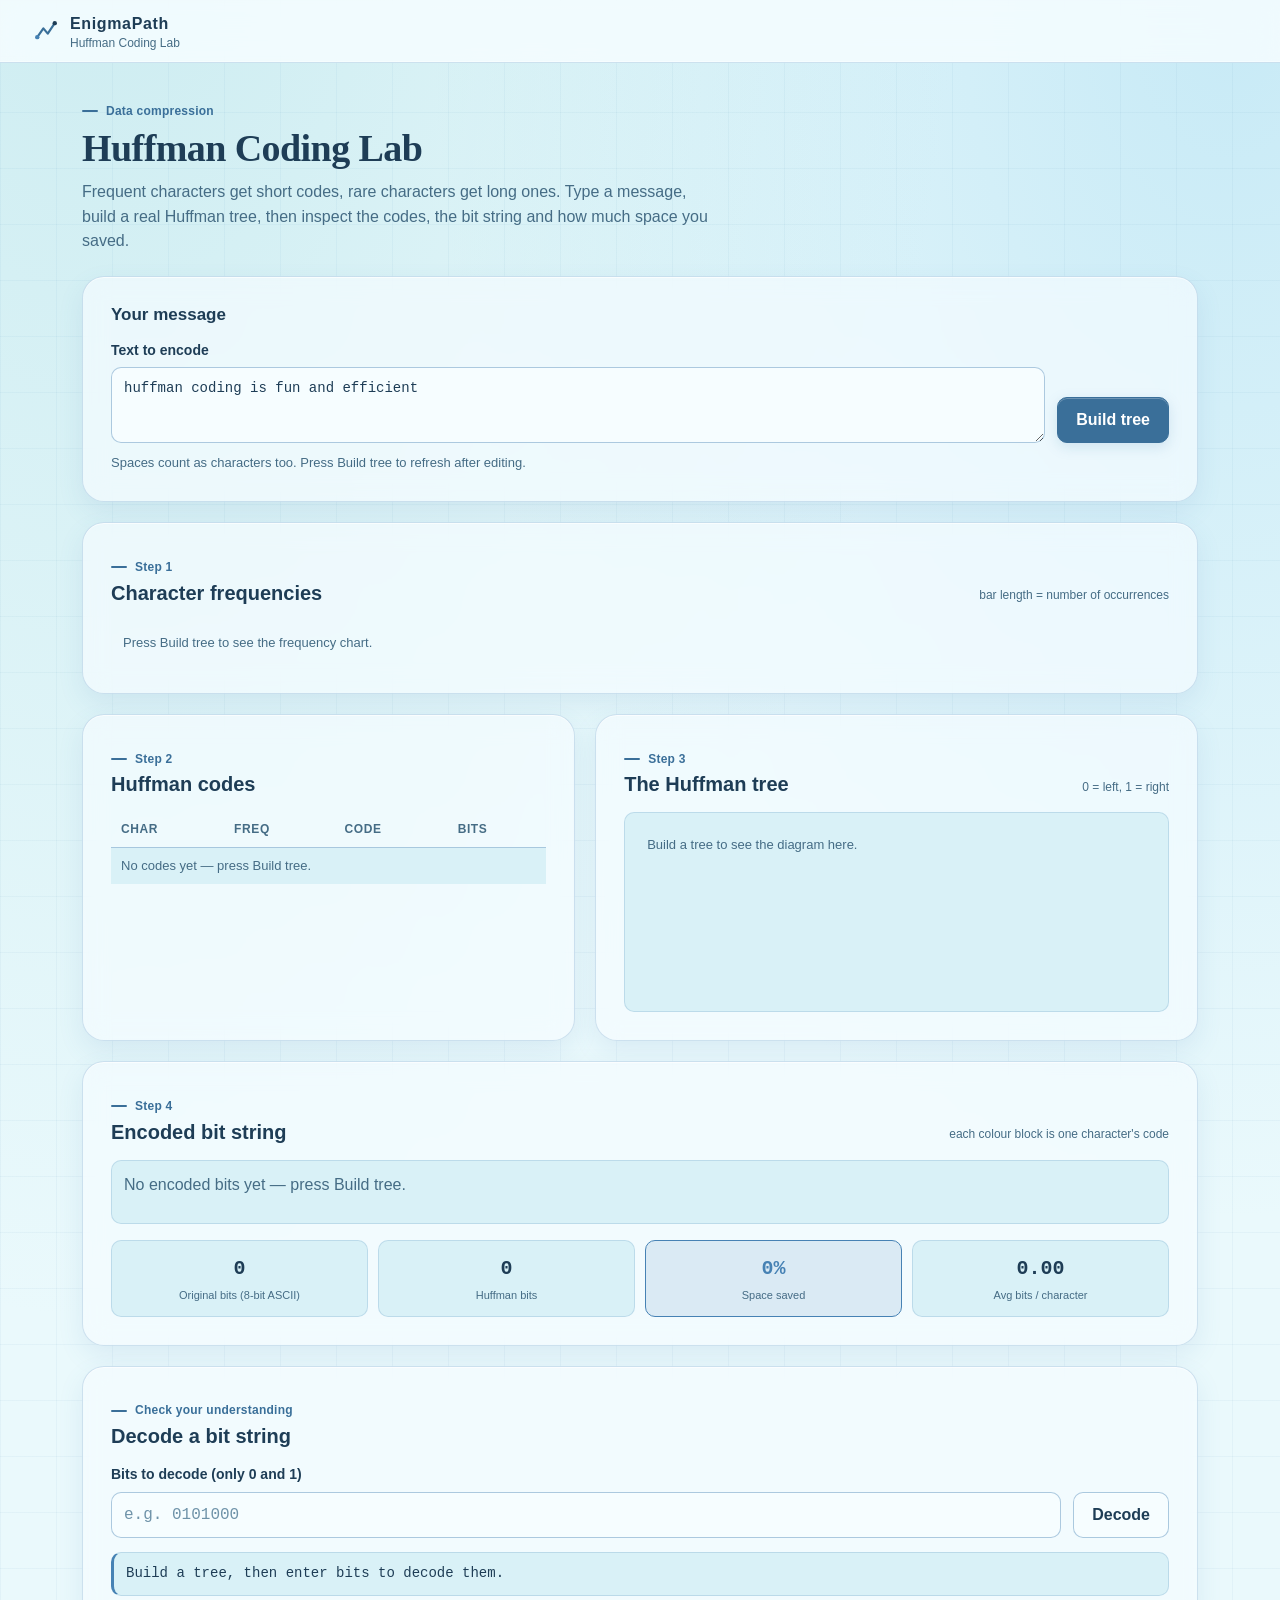
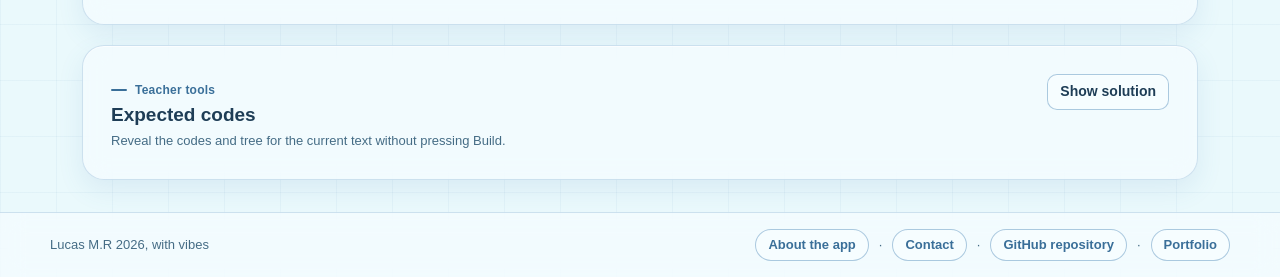
<file: huffman/index.html>
<!DOCTYPE html>
<html lang="en"><head><meta charset="UTF-8"><meta name="viewport" content="width=device-width, initial-scale=1.0">
<title>Huffman Coding Lab | EnigmaPath</title>
<link rel="icon" href="../shared/favicon.svg" type="image/svg+xml">
<link rel="stylesheet" href="../shared/theme.css">
<link rel="stylesheet" href="css/style.css">
<link rel="stylesheet" href="../shared/gate.css">
</head><body>
<header class="ep-topbar">
  <a class="ep-brand" href="../index.html" aria-label="EnigmaPath home">
    <svg class="ep-brand__mark" viewBox="0 0 64 64" aria-hidden="true"><path d="M12 46 L26 26 L36 38 L52 14" fill="none" stroke="currentColor" stroke-width="5" stroke-linecap="round" stroke-linejoin="round"/><circle cx="12" cy="46" r="5" fill="#4682B4"/><circle cx="52" cy="14" r="5" fill="#1E3D56"/></svg>
    <span>EnigmaPath<small>Huffman Coding Lab</small></span>
  </a>
</header>
<main class="ep-main">

  <div class="lab-head">
    <p class="eyebrow">Data compression</p>
    <h1>Huffman Coding Lab</h1>
    <p class="muted">Frequent characters get short codes, rare characters get long ones. Type a message, build a real Huffman tree, then inspect the codes, the bit string and how much space you saved.</p>
  </div>

  <section class="card input-card" aria-labelledby="input-title">
    <h2 id="input-title" class="section-title">Your message</h2>
    <div class="input-row">
      <div class="field input-field">
        <label for="text-input">Text to encode</label>
        <textarea id="text-input" rows="2" spellcheck="false">huffman coding is fun and efficient</textarea>
      </div>
      <button type="button" class="btn btn--primary" id="btn-build">Build tree</button>
    </div>
    <p class="hint" id="build-hint">Spaces count as characters too. Press Build tree to refresh after editing.</p>
  </section>

  <section class="card viz-card" aria-labelledby="bars-title">
    <div class="card-head">
      <div>
        <p class="eyebrow">Step 1</p>
        <h2 id="bars-title">Character frequencies</h2>
      </div>
      <span class="hint">bar length = number of occurrences</span>
    </div>
    <div class="bars" id="bars" aria-label="Frequency chart"></div>
  </section>

  <div class="grid-2">
    <section class="card codes-card" aria-labelledby="codes-title">
      <div class="card-head">
        <div>
          <p class="eyebrow">Step 2</p>
          <h2 id="codes-title">Huffman codes</h2>
        </div>
      </div>
      <div class="table-wrap">
        <table class="codes-table">
          <thead><tr><th scope="col">Char</th><th scope="col">Freq</th><th scope="col">Code</th><th scope="col">Bits</th></tr></thead>
          <tbody id="code-body"></tbody>
        </table>
      </div>
    </section>

    <section class="card tree-card" aria-labelledby="tree-title">
      <div class="card-head">
        <div>
          <p class="eyebrow">Step 3</p>
          <h2 id="tree-title">The Huffman tree</h2>
        </div>
        <span class="hint">0 = left, 1 = right</span>
      </div>
      <div class="tree-host" id="tree-host" aria-label="Huffman tree diagram"></div>
    </section>
  </div>

  <section class="card encoded-card" aria-labelledby="encoded-title">
    <div class="card-head">
      <div>
        <p class="eyebrow">Step 4</p>
        <h2 id="encoded-title">Encoded bit string</h2>
      </div>
      <span class="hint">each colour block is one character's code</span>
    </div>
    <div class="bits" id="encoded" aria-live="polite"></div>

    <div class="stats">
      <div class="stat"><span class="stat__v" id="stat-orig">0</span><span class="stat__l">Original bits (8-bit ASCII)</span></div>
      <div class="stat"><span class="stat__v" id="stat-enc">0</span><span class="stat__l">Huffman bits</span></div>
      <div class="stat stat--good"><span class="stat__v" id="stat-saved">0%</span><span class="stat__l">Space saved</span></div>
      <div class="stat"><span class="stat__v" id="stat-avg">0.00</span><span class="stat__l">Avg bits / character</span></div>
    </div>
  </section>

  <section class="card decode-card" aria-labelledby="decode-title">
    <div class="card-head">
      <div>
        <p class="eyebrow">Check your understanding</p>
        <h2 id="decode-title">Decode a bit string</h2>
      </div>
    </div>
    <div class="decode-row">
      <div class="field decode-field">
        <label for="decode-input">Bits to decode (only 0 and 1)</label>
        <input type="text" id="decode-input" spellcheck="false" placeholder="e.g. 0101000" autocomplete="off">
      </div>
      <button type="button" class="btn" id="btn-decode">Decode</button>
    </div>
    <p class="decode-output" id="decode-output" role="status" aria-live="polite">Build a tree, then enter bits to decode them.</p>
  </section>

  <section class="card solution-card" aria-labelledby="solution-title">
    <div class="solution__head">
      <div>
        <p class="eyebrow">Teacher tools</p>
        <h2 id="solution-title">Expected codes</h2>
        <p class="hint">Reveal the codes and tree for the current text without pressing Build.</p>
      </div>
      <button type="button" class="btn btn--small" id="btn-solution">Show solution</button>
    </div>
    <div class="solution-note" id="solution-note" hidden>
      <p>How it works: count each character, put every character in a min-priority queue, then repeatedly merge the two least frequent nodes into a new parent. Each left edge is <b>0</b>, each right edge is <b>1</b>; a character's code is the path of bits from the root to its leaf. With only one distinct character, its code is simply <b>0</b>.</p>
    </div>
  </section>

</main>
<script src="../shared/gate.js"></script>
<script src="../shared/footer.js"></script>
<script src="js/app.js"></script>
</body></html>
</file>
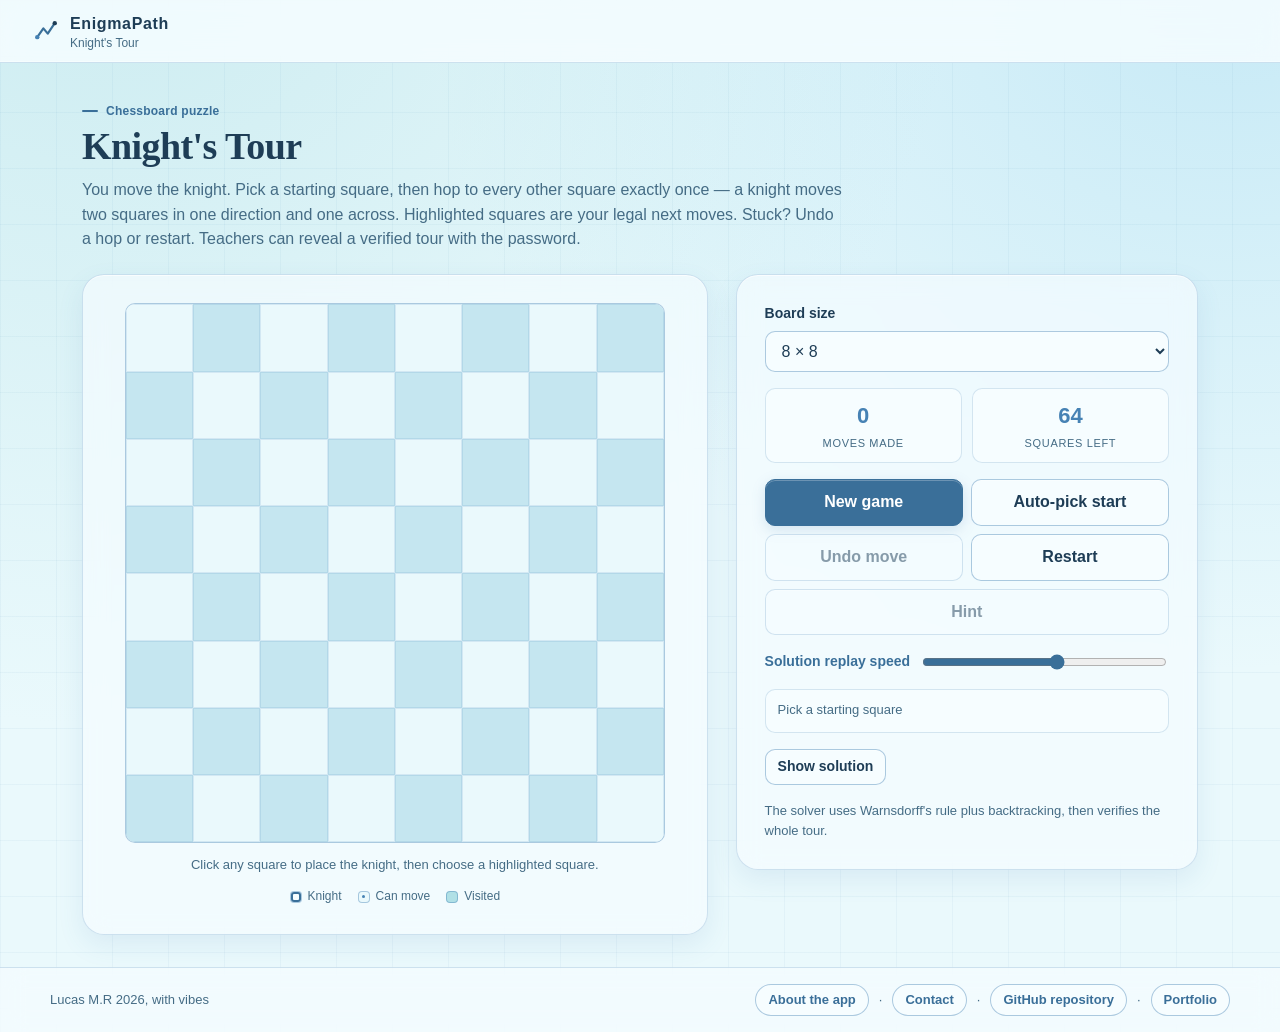
<file: knights-tour/index.html>
<!DOCTYPE html>
<html lang="en"><head><meta charset="UTF-8"><meta name="viewport" content="width=device-width, initial-scale=1.0">
<title>Knight's Tour | EnigmaPath</title>
<link rel="icon" href="../shared/favicon.svg" type="image/svg+xml">
<link rel="stylesheet" href="../shared/theme.css">
<link rel="stylesheet" href="css/style.css">
<link rel="stylesheet" href="../shared/gate.css">
</head><body>
<header class="ep-topbar">
  <a class="ep-brand" href="../index.html" aria-label="EnigmaPath home">
    <svg class="ep-brand__mark" viewBox="0 0 64 64" aria-hidden="true"><path d="M12 46 L26 26 L36 38 L52 14" fill="none" stroke="currentColor" stroke-width="5" stroke-linecap="round" stroke-linejoin="round"/><circle cx="12" cy="46" r="5" fill="#4682B4"/><circle cx="52" cy="14" r="5" fill="#1E3D56"/></svg>
    <span>EnigmaPath<small>Knight's Tour</small></span>
  </a>
</header>
<main class="ep-main">
  <section class="kt-head">
    <p class="eyebrow">Chessboard puzzle</p>
    <h1>Knight's Tour</h1>
    <p class="muted">You move the knight. Pick a starting square, then hop to every other square exactly once — a knight moves two squares in one direction and one across. Highlighted squares are your legal next moves. Stuck? Undo a hop or restart. Teachers can reveal a verified tour with the password.</p>
  </section>

  <div class="kt-layout">
    <div class="card kt-board-card">
      <div class="kt-board-wrap">
        <div class="board" id="board" role="grid" aria-label="Chessboard">
          <div class="knight" id="knight" aria-hidden="true">♞</div>
        </div>
      </div>
      <p class="hint kt-start-label" id="start-label">Click any square to place the knight, then choose a highlighted square.</p>
      <div class="kt-legend" aria-hidden="true">
        <span><i class="kt-key kt-key--current"></i>Knight</span>
        <span><i class="kt-key kt-key--move"></i>Can move</span>
        <span><i class="kt-key kt-key--visited"></i>Visited</span>
      </div>
    </div>

    <div class="card kt-side">
      <div class="field">
        <label for="size">Board size</label>
        <select id="size">
          <option value="5">5 × 5</option>
          <option value="6">6 × 6</option>
          <option value="7">7 × 7</option>
          <option value="8" selected>8 × 8</option>
        </select>
      </div>

      <div class="kt-stats">
        <div class="stat"><span class="stat__v" id="stat-moves">0</span><span class="stat__l">Moves made</span></div>
        <div class="stat"><span class="stat__v" id="stat-left">64</span><span class="stat__l">Squares left</span></div>
      </div>

      <div class="kt-buttons">
        <button class="btn btn--primary" id="btn-new" type="button">New game</button>
        <button class="btn" id="btn-autopick" type="button">Auto-pick start</button>
        <button class="btn" id="btn-undo" type="button" disabled>Undo move</button>
        <button class="btn" id="btn-restart" type="button">Restart</button>
        <button class="btn" id="btn-hint" type="button" disabled>Hint</button>
      </div>

      <label class="kt-speed">Solution replay speed
        <input type="range" id="speed" min="1" max="10" value="6" aria-label="Solution animation speed">
      </label>

      <div class="kt-msg" id="msg" role="status" aria-live="polite">Pick a starting square</div>

      <button class="btn btn--small kt-solution" id="btn-solution" type="button">Show solution</button>
      <p class="hint">The solver uses Warnsdorff's rule plus backtracking, then verifies the whole tour.</p>
    </div>
  </div>
</main>
<script src="../shared/gate.js"></script>
<script src="../shared/footer.js"></script>
<script src="js/app.js"></script>
</body></html>
</file>
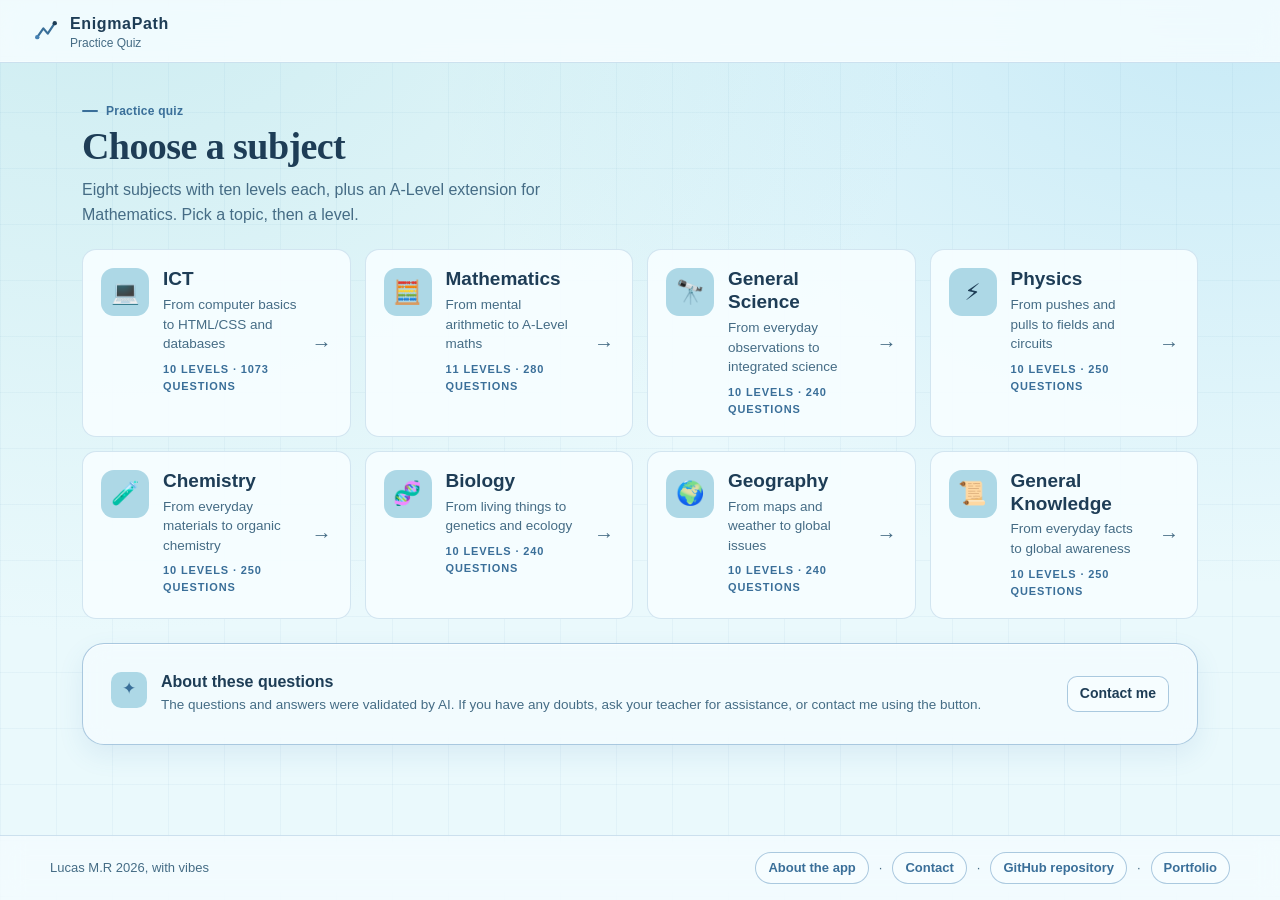
<file: quiz/index.html>
<!DOCTYPE html>
<html lang="en">
<head>
  <meta charset="UTF-8">
  <meta name="viewport" content="width=device-width, initial-scale=1.0">
  <title>Practice Quiz | EnigmaPath</title>
  <link rel="icon" href="../shared/favicon.svg" type="image/svg+xml">
  <link rel="stylesheet" href="../shared/theme.css">
  <link rel="stylesheet" href="css/quiz.css">
</head>
<body>
  <header class="ep-topbar">
    <a class="ep-brand" href="../index.html" aria-label="EnigmaPath home">
      <svg class="ep-brand__mark" viewBox="0 0 64 64" aria-hidden="true"><path d="M12 46 L26 26 L36 38 L52 14" fill="none" stroke="currentColor" stroke-width="5" stroke-linecap="round" stroke-linejoin="round"/><circle cx="12" cy="46" r="5" fill="#4682B4"/><circle cx="52" cy="14" r="5" fill="#1E3D56"/></svg>
      <span>EnigmaPath<small>Practice Quiz</small></span>
    </a>
    <div class="ep-topbar__right"><span class="badge" id="ctx-badge" hidden></span></div>
  </header>

  <main class="ep-main">
    <!-- SUBJECT SELECTION -->
    <section id="screen-topics">
      <p class="eyebrow">Practice quiz</p>
      <h1 class="page-title">Choose a subject</h1>
      <p class="muted lede">Eight subjects with ten levels each, plus an A-Level extension for Mathematics. Pick a topic, then a level.</p>
      <div class="topic-grid" id="topic-grid"></div>

      <div class="card disclaimer">
        <span class="disclaimer__icon" aria-hidden="true">✦</span>
        <div class="disclaimer__text">
          <h2>About these questions</h2>
          <p>The questions and answers were validated by AI. If you have any doubts, ask your teacher for assistance, or contact me using the button.</p>
        </div>
        <a class="btn btn--small" href="mailto:lucas.mirija@pm.me">Contact me</a>
      </div>
    </section>

    <!-- SETUP -->
    <section id="screen-setup" hidden>
      <div class="setup-head">
        <div>
          <p class="eyebrow" id="setup-eyebrow">Practice quiz</p>
          <h1 class="page-title">Choose your level</h1>
          <p class="muted lede" id="setup-lede"></p>
        </div>
        <button class="btn btn--ghost btn--small" id="change-topic" type="button">← Change subject</button>
      </div>
      <div class="level-grid" id="level-grid"></div>

      <form class="card setup-card" id="setup-form" novalidate>
        <div class="setup-grid">
          <div class="field">
            <label for="difficulty">Difficulty</label>
            <select id="difficulty">
              <option value="Mixed">Mixed</option>
              <option value="Term 1">Easy</option>
              <option value="Term 2">Medium</option>
              <option value="Term 3">Hard</option>
            </select>
          </div>
          <div class="field">
            <label for="count">Number of questions</label>
            <input id="count" type="number" min="1" max="100" value="20">
          </div>
          <label class="check"><input type="checkbox" id="revision"> Revision: also include questions from earlier levels</label>
        </div>
        <p class="form-error" id="form-error" role="alert" hidden></p>
        <div class="setup-actions">
          <button class="btn btn--primary btn--large" type="submit" id="btn-start">Start Level 1 →</button>
          <span class="hint" id="bank-status"></span>
        </div>
      </form>
    </section>

    <!-- QUIZ -->
    <section id="screen-quiz" hidden>
      <div class="card quiz-head">
        <div class="quiz-head__top">
          <h2 id="progress-label">Question 1 of 20</h2>
          <button class="btn btn--danger btn--small" id="end-quiz" type="button">End quiz</button>
        </div>
        <div class="progress" id="progress-track" role="progressbar" aria-valuemin="0" aria-valuemax="1" aria-valuenow="0"><div class="progress__fill" id="progress-fill"></div></div>
      </div>
      <div class="card question-card">
        <div class="question-meta"><span class="badge" id="question-level">Level 1</span><span class="badge" id="question-diff">Easy</span></div>
        <h2 class="question-text" id="question-text" tabindex="-1"></h2>
        <div class="options" id="options" role="radiogroup" aria-labelledby="question-text"></div>
        <div class="feedback" id="feedback" role="status" aria-live="polite" hidden></div>
      </div>
      <div class="card quiz-nav">
        <button class="btn btn--ghost" id="prev-btn" type="button">← Previous</button>
        <p class="hint keys">Keys: <kbd>1</kbd>–<kbd>4</kbd> answer · <kbd>←</kbd><kbd>→</kbd> navigate</p>
        <button class="btn btn--primary" id="next-btn" type="button">Next →</button>
      </div>
    </section>

    <!-- RESULTS -->
    <section id="screen-results" hidden>
      <div class="card results-card">
        <p class="eyebrow">Quiz complete</p>
        <h1 class="page-title" id="results-title">Your result</h1>
        <div class="score-ring" id="score-ring"><span class="score-ring__value" id="score-value">0 / 0</span><span class="score-ring__percent" id="score-percent">0%</span></div>
        <p class="result-message" id="result-message"></p>
        <p class="hint" id="result-best"></p>
        <div class="stats">
          <div class="stat stat--ok"><b id="correct-count">0</b><span>Correct</span></div>
          <div class="stat stat--bad"><b id="incorrect-count">0</b><span>Incorrect</span></div>
          <div class="stat"><b id="unattempted-count">0</b><span>Skipped</span></div>
        </div>
        <div class="results-actions">
          <button class="btn btn--primary" id="review-btn" type="button">Review answers</button>
          <button class="btn" id="again-btn" type="button">Try again</button>
          <button class="btn btn--ghost" id="levels-btn" type="button">Choose another level</button>
          <button class="btn btn--ghost" id="topics-btn" type="button">Choose another subject</button>
        </div>
      </div>
    </section>

    <!-- REVIEW -->
    <section id="screen-review" hidden>
      <div class="card review-card">
        <div class="review-head">
          <h1 class="page-title">Your answers</h1>
          <button class="btn btn--ghost" id="back-results" type="button">← Back to result</button>
        </div>
        <div id="review-list"></div>
      </div>
    </section>
  </main>

  <footer class="ep-footer">Lucas M.R 2026, with vibes</footer>

  <script src="data/topics.js"></script>
  <script src="data/questions.js"></script>
  <script src="js/quiz.js"></script>
<script src="../shared/footer.js"></script>
</body>
</html>
</file>
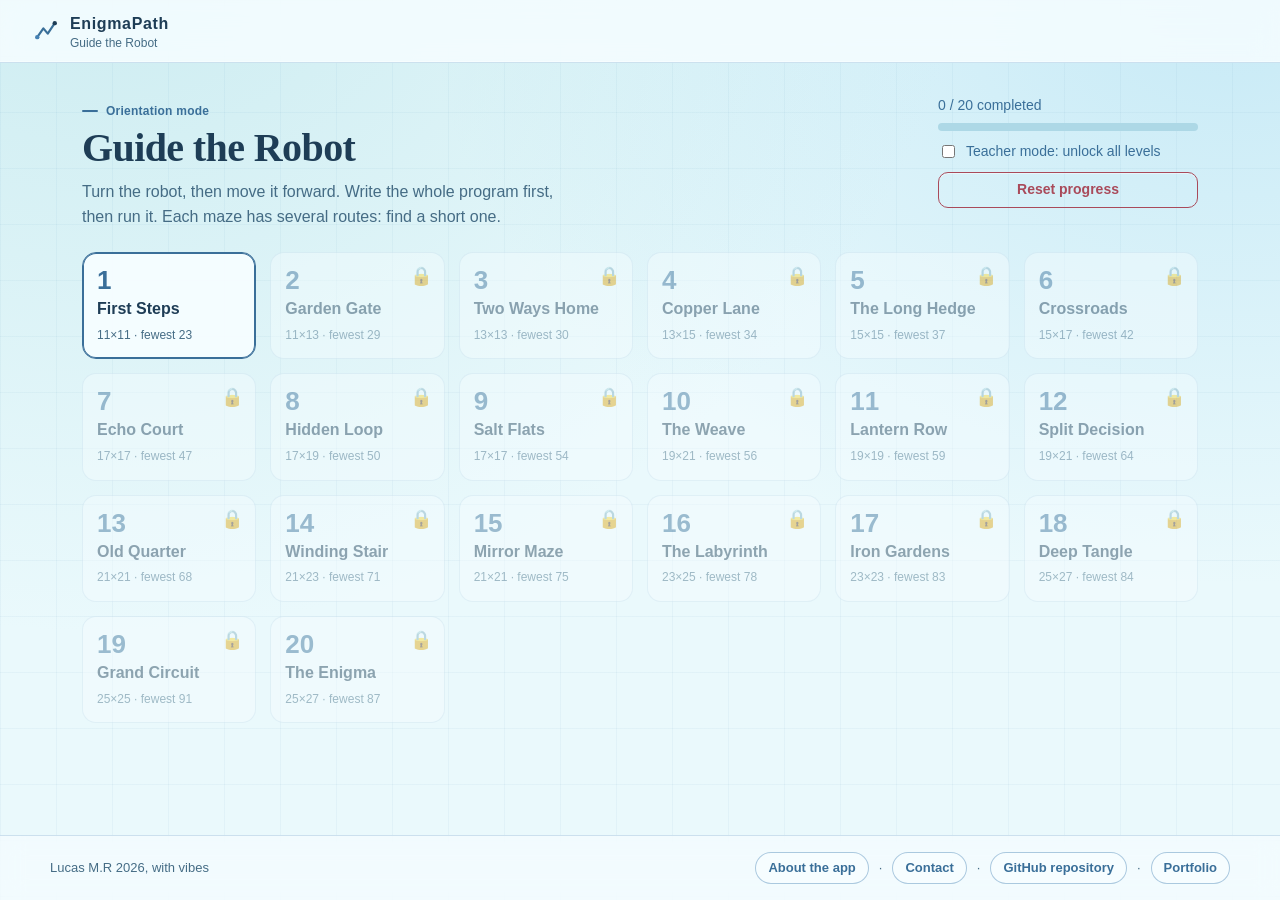
<file: robot/index.html>
<!DOCTYPE html>
<html lang="en">
<head>
  <meta charset="UTF-8">
  <meta name="viewport" content="width=device-width, initial-scale=1.0">
  <title>Guide the Robot | EnigmaPath</title>
  <link rel="icon" href="../shared/favicon.svg" type="image/svg+xml">
  <link rel="stylesheet" href="../shared/theme.css">
  <link rel="stylesheet" href="css/robot.css">
</head>
<body>
  <header class="ep-topbar">
    <a class="ep-brand" href="../index.html" aria-label="EnigmaPath home">
      <svg class="ep-brand__mark" viewBox="0 0 64 64" aria-hidden="true"><path d="M12 46 L26 26 L36 38 L52 14" fill="none" stroke="currentColor" stroke-width="5" stroke-linecap="round" stroke-linejoin="round"/><circle cx="12" cy="46" r="5" fill="#4682B4"/><circle cx="52" cy="14" r="5" fill="#1E3D56"/></svg>
      <span>EnigmaPath<small>Guide the Robot</small></span>
    </a>
    <div class="ep-topbar__right">
      <span class="badge" id="level-badge" hidden></span>
      <button class="btn btn--ghost btn--small" id="btn-levels" type="button" hidden>All levels</button>
    </div>
  </header>

  <main class="ep-main">
    <!-- ============ LEVEL SELECT ============ -->
    <section id="screen-levels">
      <div class="levels-head">
        <div>
          <p class="eyebrow">Orientation mode</p>
          <h1>Guide the Robot</h1>
          <p class="muted">Turn the robot, then move it forward. Write the whole program first, then run it. Each maze has several routes: find a short one.</p>
        </div>
        <div class="levels-tools">
          <div class="progress-line"><span id="progress-text">0 / 20 completed</span><div class="bar"><i id="progress-fill"></i></div></div>
          <label class="check"><input type="checkbox" id="unlock-all"> Teacher mode: unlock all levels</label>
          <button class="btn btn--danger btn--small" id="reset-progress" type="button">Reset progress</button>
        </div>
      </div>
      <div class="level-grid" id="level-grid"></div>
    </section>

    <!-- ============ GAME ============ -->
    <section id="screen-game" hidden>
      <div class="game-layout">
        <div class="card maze-card">
          <div class="maze-title">
            <h2 id="maze-name">Level</h2>
            <span class="hint" id="maze-meta"></span>
          </div>
          <div class="canvas-wrap" id="canvas-wrap"><canvas id="maze-canvas" tabindex="0" aria-label="Maze"></canvas></div>
          <div class="legend">
            <span><i class="dot dot--robot"></i> Robot</span>
            <span><i class="dot dot--goal"></i> Goal</span>
            <span><i class="dot dot--trail"></i> Visited</span>
          </div>
        </div>

        <div class="card side-card">
          <div class="stats">
            <div><span class="stat__v" id="stat-count">0</span><span class="stat__l">Instructions</span></div>
            <div><span class="stat__v" id="stat-par">–</span><span class="stat__l">Fewest possible</span></div>
            <div><span class="stat__v" id="stat-best">–</span><span class="stat__l">Your best</span></div>
            <div><span class="stat__v" id="stat-face">N</span><span class="stat__l">Facing</span></div>
          </div>

          <h3 class="side-h">Instructions <span class="hint">(keys: ↑ forward, ← turn left, → turn right)</span></h3>
          <div class="ins-buttons">
            <button class="btn ins" data-ins="F" type="button"><span>↑</span> Forward</button>
            <button class="btn ins" data-ins="L" type="button"><span>↶</span> Turn left</button>
            <button class="btn ins" data-ins="R" type="button"><span>↷</span> Turn right</button>
          </div>

          <h3 class="side-h">Your program</h3>
          <ol class="program" id="program" aria-label="Program"></ol>
          <div class="edit-row">
            <button class="btn btn--small" id="btn-left" type="button" title="Move the selected instruction earlier">◀ Earlier</button>
            <button class="btn btn--small" id="btn-right" type="button" title="Move the selected instruction later">Later ▶</button>
            <button class="btn btn--small btn--danger" id="btn-remove" type="button" title="Remove the selected (or last) instruction">Remove</button>
            <button class="btn btn--small btn--danger" id="btn-clear" type="button">Clear</button>
          </div>

          <div class="run-row">
            <button class="btn btn--primary" id="btn-run" type="button">▶ Run</button>
            <button class="btn" id="btn-step" type="button">Step</button>
            <button class="btn" id="btn-pause" type="button" disabled>Pause</button>
            <button class="btn" id="btn-reset" type="button">Reset robot</button>
          </div>
          <label class="speed">Speed <input type="range" id="speed" min="1" max="5" value="3"></label>

          <div class="message" id="message" role="status" aria-live="polite">Build a program, then press Run.</div>
          <div class="win-row" id="win-row" hidden>
            <button class="btn btn--primary" id="btn-next" type="button">Next level →</button>
            <button class="btn" id="btn-solution" type="button" hidden>Show a shortest program</button>
          </div>
        </div>
      </div>
    </section>
  </main>

  <footer class="ep-footer">Lucas M.R 2026, with vibes</footer>

  <script src="../shared/maze-lib.js"></script>
  <script src="../shared/maze-levels.js"></script>
  <script src="js/robot.js"></script>
<script src="../shared/footer.js"></script>
</body>
</html>
</file>
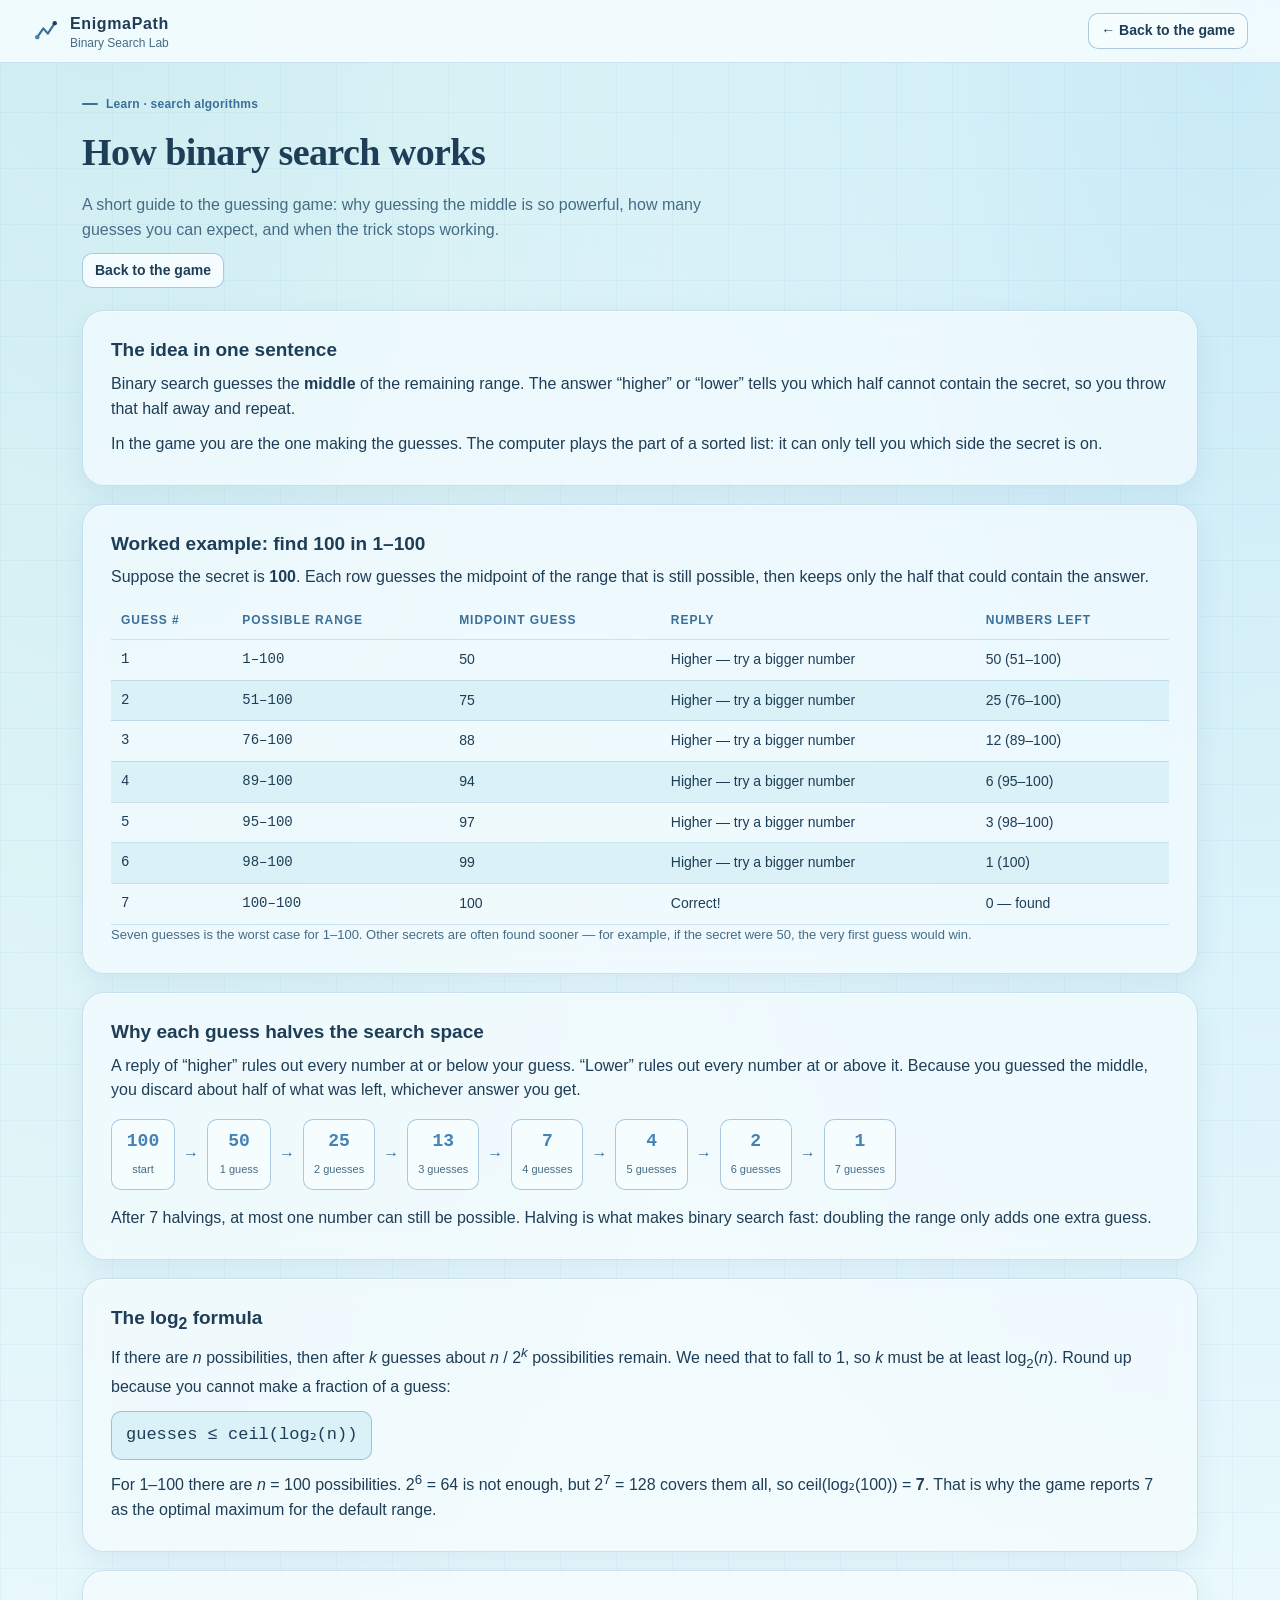
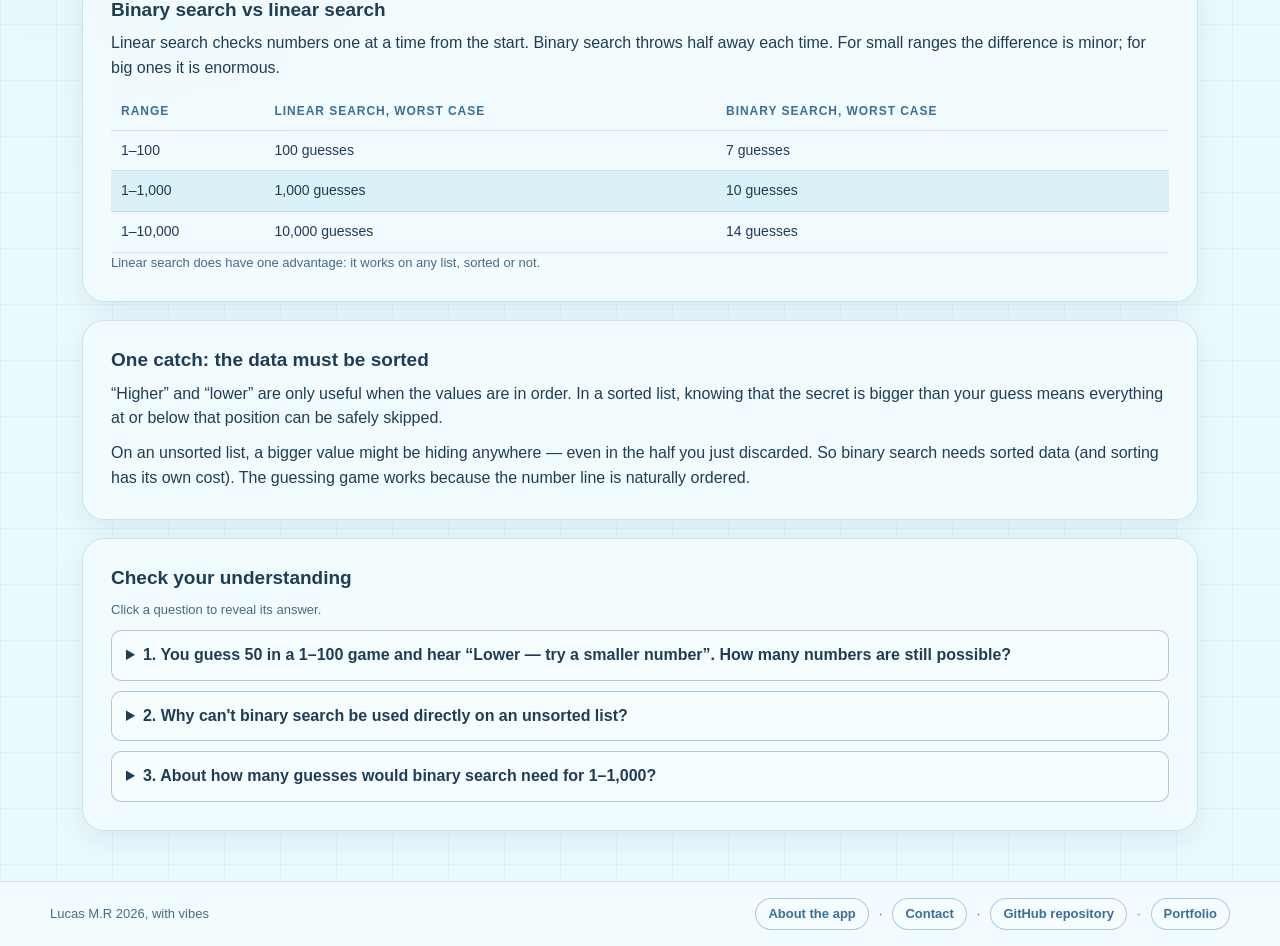
<file: binary-search/how-it-works.html>
<!DOCTYPE html>
<html lang="en"><head><meta charset="UTF-8"><meta name="viewport" content="width=device-width, initial-scale=1.0">
<title>How Binary Search Works | EnigmaPath</title>
<link rel="icon" href="../shared/favicon.svg" type="image/svg+xml">
<link rel="stylesheet" href="../shared/theme.css">
<link rel="stylesheet" href="css/style.css">
<style>
  .learn-page .lab-head { display: grid; gap: 10px; justify-items: start; }
  .learn-page section.card { margin-bottom: 18px; }
  .learn-page h2 { font-size: 19px; margin-bottom: 10px; }
  .learn-page p + p { margin-top: 10px; }
  .learn-page .table-wrap { overflow-x: auto; margin-top: 12px; }
  .learn-page table { width: 100%; min-width: 460px; border-collapse: collapse; font-size: 14px; }
  .learn-page th, .learn-page td { padding: 9px 10px; border-bottom: 1px solid var(--line); text-align: left; }
  .learn-page th { font-size: 12px; text-transform: uppercase; letter-spacing: 0.08em; color: var(--soft, #3A6F99); }
  .learn-page tbody tr:nth-child(even) { background: var(--bg-deep, #D9F1F7); }
  .learn-page .formula {
    display: inline-block; margin-top: 12px; padding: 10px 14px;
    border: 1px solid var(--line-strong, #b6d8e8); border-radius: var(--radius-sm, 10px);
    background: var(--bg-deep, #D9F1F7); font-family: var(--font-mono, monospace); font-size: 17px;
  }
  .halving { display: flex; flex-wrap: wrap; align-items: center; gap: 8px; margin: 16px 0; }
  .halving__step {
    min-width: 64px; padding: 8px 10px; text-align: center;
    border: 1px solid var(--line-strong, #b6d8e8); border-radius: var(--radius-sm, 10px);
    background: var(--bg-raised, #F6FDFF);
  }
  .halving__step strong { display: block; font-family: var(--font-mono, monospace); font-size: 18px; color: var(--accent, #4682B4); }
  .halving__step span { font-size: 11px; color: var(--muted, #456C85); }
  .halving__arrow { color: var(--soft, #3A6F99); font-weight: 700; }
  .quiz-item {
    margin-top: 10px; padding: 12px 14px;
    border: 1px solid var(--line-strong, #b6d8e8); border-radius: var(--radius-sm, 10px);
    background: var(--bg-raised, #F6FDFF);
  }
  .quiz-item summary { cursor: pointer; font-weight: 600; }
  .quiz-answer {
    margin-top: 10px; padding-top: 10px;
    border-top: 1px solid var(--line); font-size: 14px; color: var(--muted, #456C85);
  }
  @media (max-width: 500px) { .halving__step { min-width: 54px; } }
</style>
</head><body>
<header class="ep-topbar">
  <a class="ep-brand" href="../index.html" aria-label="EnigmaPath home">
    <svg class="ep-brand__mark" viewBox="0 0 64 64" aria-hidden="true"><path d="M12 46 L26 26 L36 38 L52 14" fill="none" stroke="currentColor" stroke-width="5" stroke-linecap="round" stroke-linejoin="round"/><circle cx="12" cy="46" r="5" fill="#4682B4"/><circle cx="52" cy="14" r="5" fill="#1E3D56"/></svg>
    <span>EnigmaPath<small>Binary Search Lab</small></span>
  </a>
  <a class="btn btn--small" href="index.html">← Back to the game</a>
</header>
<main class="ep-main learn-page">

  <div class="lab-head">
    <p class="eyebrow">Learn · search algorithms</p>
    <h1>How binary search works</h1>
    <p class="muted">A short guide to the guessing game: why guessing the middle is so powerful, how many guesses you can expect, and when the trick stops working.</p>
    <a class="btn btn--small" href="index.html">Back to the game</a>
  </div>

  <section class="card">
    <h2>The idea in one sentence</h2>
    <p>Binary search guesses the <b>middle</b> of the remaining range. The answer “higher” or “lower” tells you which half cannot contain the secret, so you throw that half away and repeat.</p>
    <p>In the game you are the one making the guesses. The computer plays the part of a sorted list: it can only tell you which side the secret is on.</p>
  </section>

  <section class="card">
    <h2>Worked example: find 100 in 1–100</h2>
    <p>Suppose the secret is <b>100</b>. Each row guesses the midpoint of the range that is still possible, then keeps only the half that could contain the answer.</p>
    <div class="table-wrap">
      <table class="guess-table">
        <thead><tr><th scope="col">Guess #</th><th scope="col">Possible range</th><th scope="col">Midpoint guess</th><th scope="col">Reply</th><th scope="col">Numbers left</th></tr></thead>
        <tbody>
          <tr><td>1</td><td>1–100</td><td>50</td><td>Higher — try a bigger number</td><td>50 (51–100)</td></tr>
          <tr><td>2</td><td>51–100</td><td>75</td><td>Higher — try a bigger number</td><td>25 (76–100)</td></tr>
          <tr><td>3</td><td>76–100</td><td>88</td><td>Higher — try a bigger number</td><td>12 (89–100)</td></tr>
          <tr><td>4</td><td>89–100</td><td>94</td><td>Higher — try a bigger number</td><td>6 (95–100)</td></tr>
          <tr><td>5</td><td>95–100</td><td>97</td><td>Higher — try a bigger number</td><td>3 (98–100)</td></tr>
          <tr><td>6</td><td>98–100</td><td>99</td><td>Higher — try a bigger number</td><td>1 (100)</td></tr>
          <tr><td>7</td><td>100–100</td><td>100</td><td>Correct!</td><td>0 — found</td></tr>
        </tbody>
      </table>
    </div>
    <p class="hint">Seven guesses is the worst case for 1–100. Other secrets are often found sooner — for example, if the secret were 50, the very first guess would win.</p>
  </section>

  <section class="card">
    <h2>Why each guess halves the search space</h2>
    <p>A reply of “higher” rules out every number at or below your guess. “Lower” rules out every number at or above it. Because you guessed the middle, you discard about half of what was left, whichever answer you get.</p>
    <div class="halving" aria-label="The search space roughly halves at each step: 100, 50, 25, 13, 7, 4, 2, 1">
      <div class="halving__step"><strong>100</strong><span>start</span></div><span class="halving__arrow" aria-hidden="true">→</span>
      <div class="halving__step"><strong>50</strong><span>1 guess</span></div><span class="halving__arrow" aria-hidden="true">→</span>
      <div class="halving__step"><strong>25</strong><span>2 guesses</span></div><span class="halving__arrow" aria-hidden="true">→</span>
      <div class="halving__step"><strong>13</strong><span>3 guesses</span></div><span class="halving__arrow" aria-hidden="true">→</span>
      <div class="halving__step"><strong>7</strong><span>4 guesses</span></div><span class="halving__arrow" aria-hidden="true">→</span>
      <div class="halving__step"><strong>4</strong><span>5 guesses</span></div><span class="halving__arrow" aria-hidden="true">→</span>
      <div class="halving__step"><strong>2</strong><span>6 guesses</span></div><span class="halving__arrow" aria-hidden="true">→</span>
      <div class="halving__step"><strong>1</strong><span>7 guesses</span></div>
    </div>
    <p>After 7 halvings, at most one number can still be possible. Halving is what makes binary search fast: doubling the range only adds one extra guess.</p>
  </section>

  <section class="card">
    <h2>The log<sub>2</sub> formula</h2>
    <p>If there are <i>n</i> possibilities, then after <i>k</i> guesses about <i>n</i> / 2<sup><i>k</i></sup> possibilities remain. We need that to fall to 1, so <i>k</i> must be at least log<sub>2</sub>(<i>n</i>). Round up because you cannot make a fraction of a guess:</p>
    <p class="formula">guesses ≤ ceil(log₂(n))</p>
    <p>For 1–100 there are <i>n</i> = 100 possibilities. 2<sup>6</sup> = 64 is not enough, but 2<sup>7</sup> = 128 covers them all, so ceil(log₂(100)) = <b>7</b>. That is why the game reports 7 as the optimal maximum for the default range.</p>
  </section>

  <section class="card">
    <h2>Binary search vs linear search</h2>
    <p>Linear search checks numbers one at a time from the start. Binary search throws half away each time. For small ranges the difference is minor; for big ones it is enormous.</p>
    <div class="table-wrap">
      <table>
        <thead><tr><th scope="col">Range</th><th scope="col">Linear search, worst case</th><th scope="col">Binary search, worst case</th></tr></thead>
        <tbody>
          <tr><td>1–100</td><td>100 guesses</td><td>7 guesses</td></tr>
          <tr><td>1–1,000</td><td>1,000 guesses</td><td>10 guesses</td></tr>
          <tr><td>1–10,000</td><td>10,000 guesses</td><td>14 guesses</td></tr>
        </tbody>
      </table>
    </div>
    <p class="hint">Linear search does have one advantage: it works on any list, sorted or not.</p>
  </section>

  <section class="card">
    <h2>One catch: the data must be sorted</h2>
    <p>“Higher” and “lower” are only useful when the values are in order. In a sorted list, knowing that the secret is bigger than your guess means everything at or below that position can be safely skipped.</p>
    <p>On an unsorted list, a bigger value might be hiding anywhere — even in the half you just discarded. So binary search needs sorted data (and sorting has its own cost). The guessing game works because the number line is naturally ordered.</p>
  </section>

  <section class="card">
    <h2>Check your understanding</h2>
    <p class="hint">Click a question to reveal its answer.</p>
    <details class="quiz-item">
      <summary>1. You guess 50 in a 1–100 game and hear “Lower — try a smaller number”. How many numbers are still possible?</summary>
      <div class="quiz-answer">49 numbers: 1 through 49. Your guess of 50 and everything above it has been ruled out.</div>
    </details>
    <details class="quiz-item">
      <summary>2. Why can't binary search be used directly on an unsorted list?</summary>
      <div class="quiz-answer">Because “higher” or “lower” only tells you which half to keep if the values are ordered. Without order you cannot safely discard half the list, so you would have to check items one by one.</div>
    </details>
    <details class="quiz-item">
      <summary>3. About how many guesses would binary search need for 1–1,000?</summary>
      <div class="quiz-answer">At most 10, because 2<sup>9</sup> = 512 is too small and 2<sup>10</sup> = 1,024 covers 1,000. That is ceil(log₂(1000)) = 10.</div>
    </details>
  </section>

</main>
<script src="../shared/footer.js"></script>
</body></html>
</file>
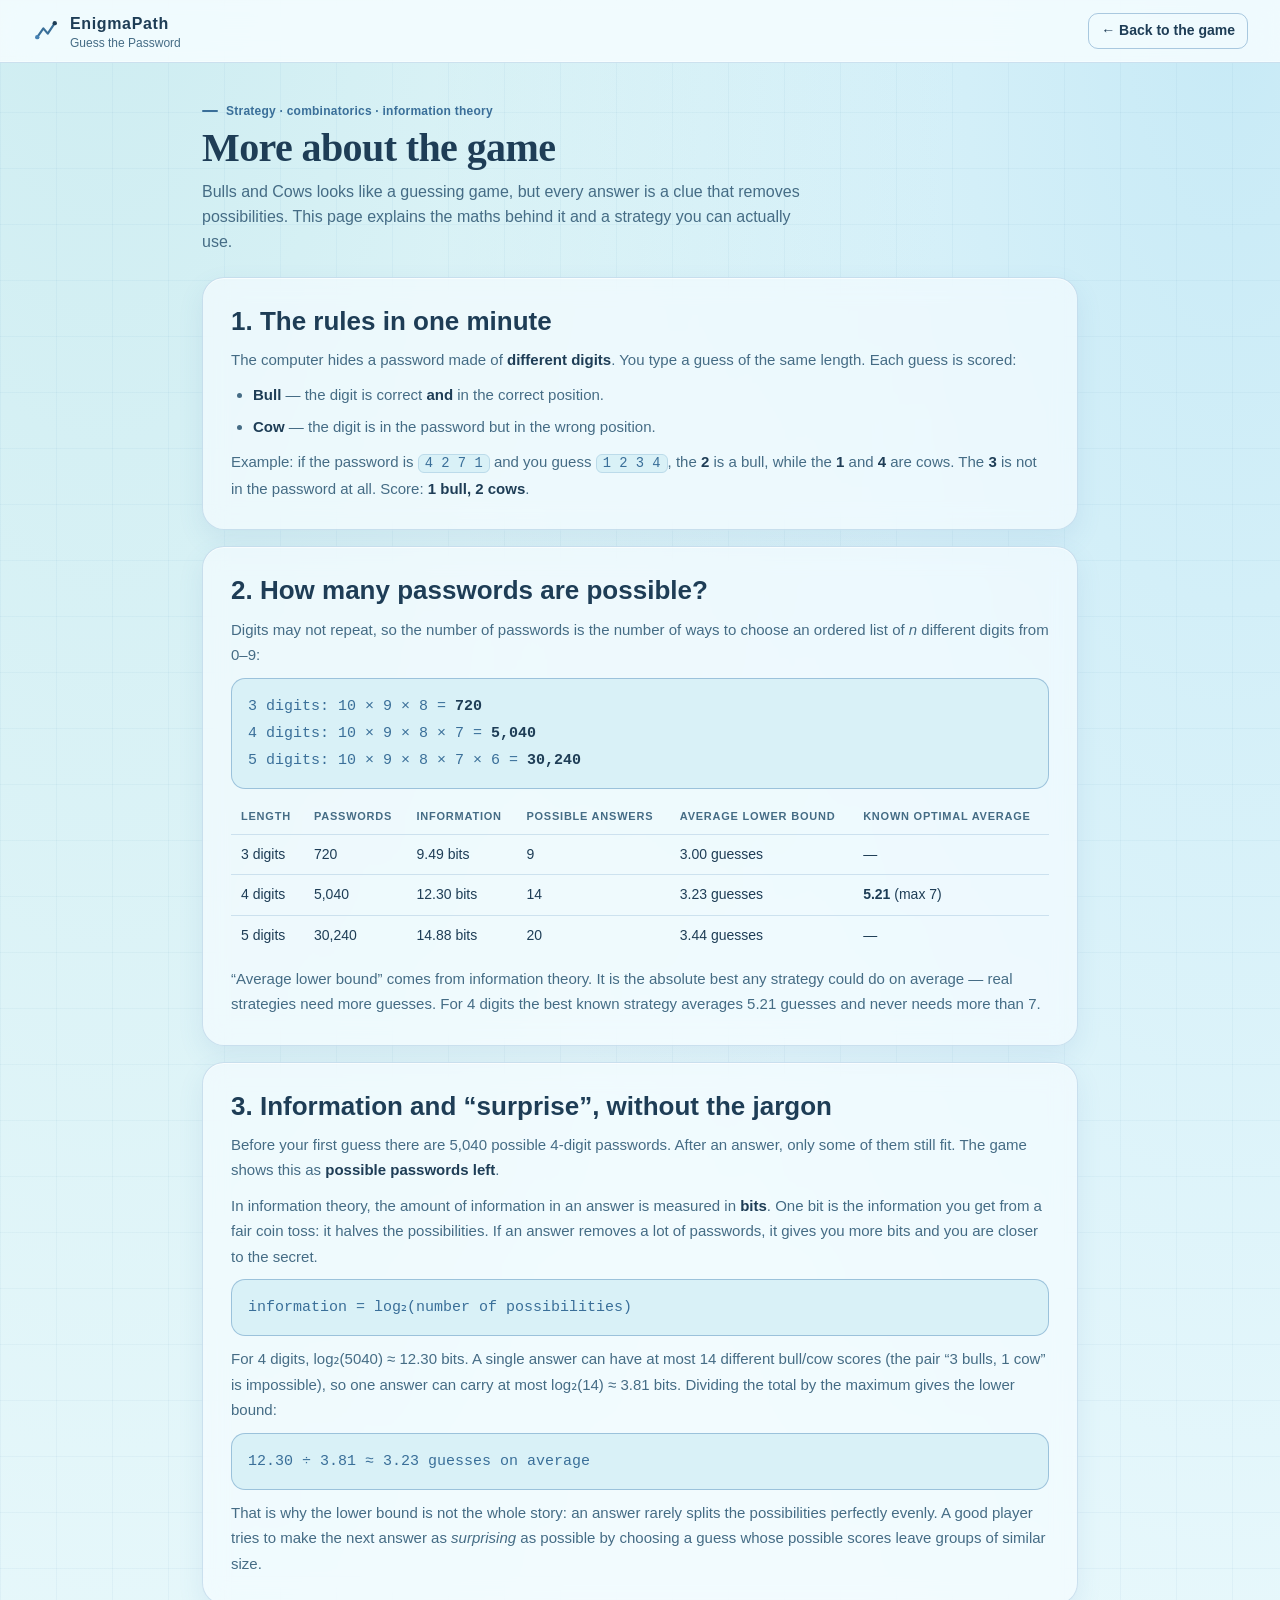
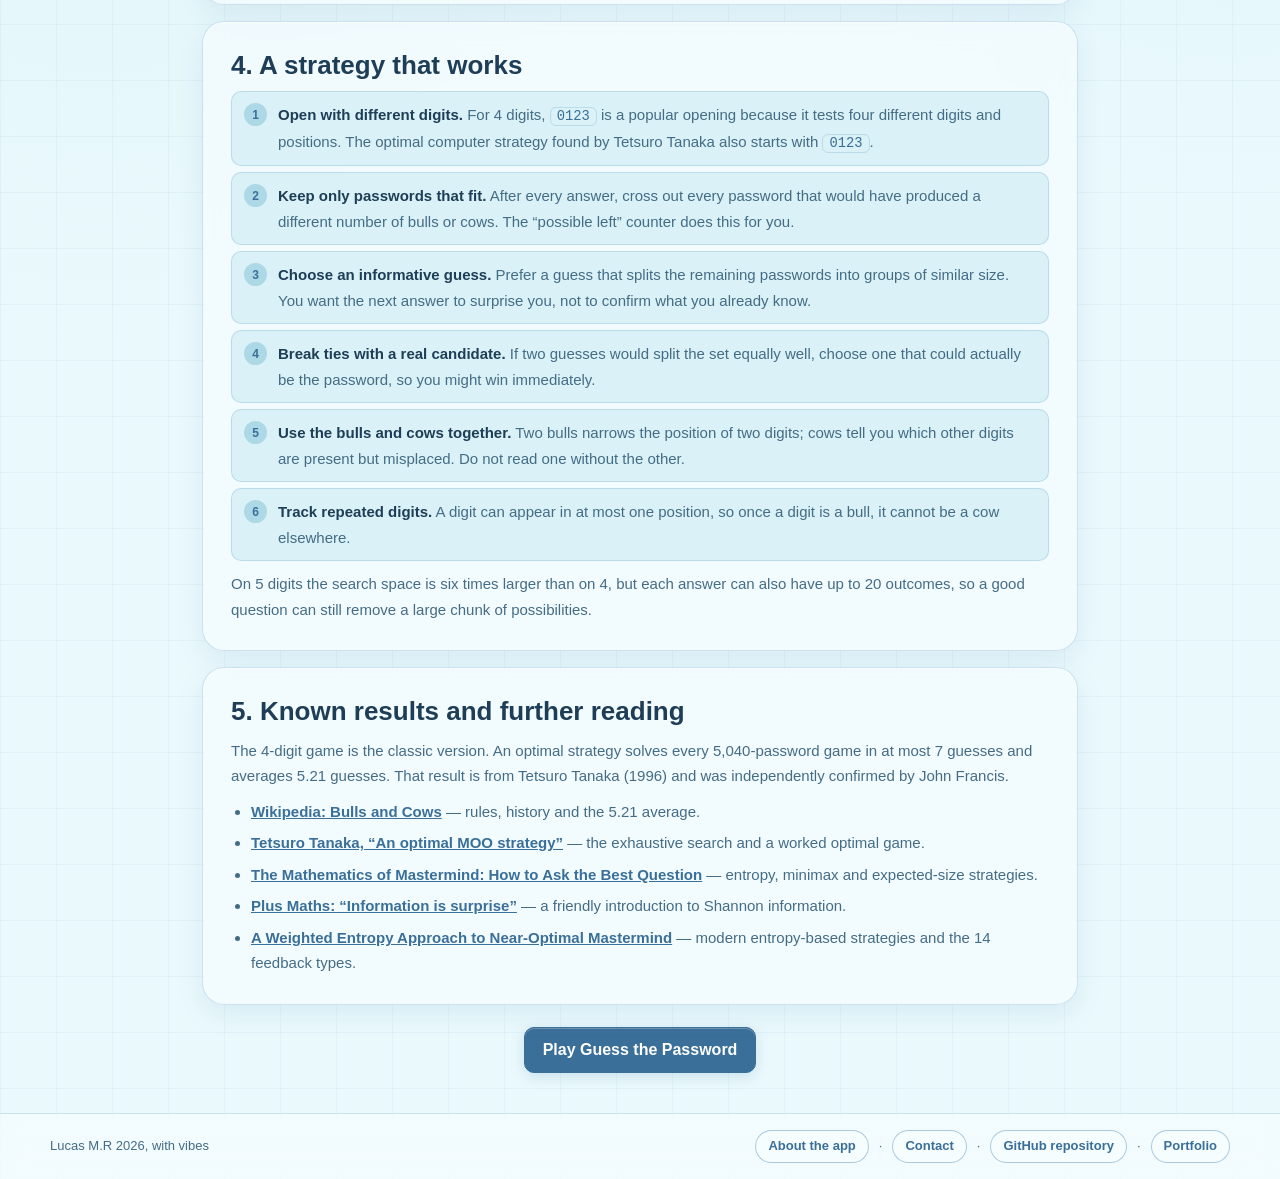
<file: codebreaker/more-about.html>
<!DOCTYPE html>
<html lang="en">
<head>
  <meta charset="UTF-8">
  <meta name="viewport" content="width=device-width, initial-scale=1.0">
  <title>More about Guess the Password | EnigmaPath</title>
  <link rel="icon" href="../shared/favicon.svg" type="image/svg+xml">
  <link rel="stylesheet" href="../shared/theme.css">
  <link rel="stylesheet" href="css/style.css">
</head>
<body>
  <header class="ep-topbar">
    <a class="ep-brand" href="../index.html" aria-label="EnigmaPath home">
      <svg class="ep-brand__mark" viewBox="0 0 64 64" aria-hidden="true"><path d="M12 46 L26 26 L36 38 L52 14" fill="none" stroke="currentColor" stroke-width="5" stroke-linecap="round" stroke-linejoin="round"/><circle cx="12" cy="46" r="5" fill="#4682B4"/><circle cx="52" cy="14" r="5" fill="#1E3D56"/></svg>
      <span>EnigmaPath<small>Guess the Password</small></span>
    </a>
    <div class="ep-topbar__right"><a class="btn btn--small btn--ghost" href="index.html">← Back to the game</a></div>
  </header>

  <main class="ep-main theory">
    <section class="cb-head">
      <p class="eyebrow">Strategy · combinatorics · information theory</p>
      <h1>More about the game</h1>
      <p class="muted">Bulls and Cows looks like a guessing game, but every answer is a clue that removes possibilities. This page explains the maths behind it and a strategy you can actually use.</p>
    </section>

    <section class="card theory-card">
      <h2>1. The rules in one minute</h2>
      <p>The computer hides a password made of <b>different digits</b>. You type a guess of the same length. Each guess is scored:</p>
      <ul>
        <li><b>Bull</b> — the digit is correct <b>and</b> in the correct position.</li>
        <li><b>Cow</b> — the digit is in the password but in the wrong position.</li>
      </ul>
      <p>Example: if the password is <code>4 2 7 1</code> and you guess <code>1 2 3 4</code>, the <b>2</b> is a bull, while the <b>1</b> and <b>4</b> are cows. The <b>3</b> is not in the password at all. Score: <b>1 bull, 2 cows</b>.</p>
    </section>

    <section class="card theory-card">
      <h2>2. How many passwords are possible?</h2>
      <p>Digits may not repeat, so the number of passwords is the number of ways to choose an ordered list of <i>n</i> different digits from 0–9:</p>
      <div class="formula-box">
        3 digits: 10 × 9 × 8 = <b>720</b><br>
        4 digits: 10 × 9 × 8 × 7 = <b>5,040</b><br>
        5 digits: 10 × 9 × 8 × 7 × 6 = <b>30,240</b>
      </div>
      <div class="table-wrap">
        <table class="theory-table">
          <thead><tr><th>Length</th><th>Passwords</th><th>Information</th><th>Possible answers</th><th>Average lower bound</th><th>Known optimal average</th></tr></thead>
          <tbody>
            <tr><td>3 digits</td><td>720</td><td>9.49 bits</td><td>9</td><td>3.00 guesses</td><td>—</td></tr>
            <tr><td>4 digits</td><td>5,040</td><td>12.30 bits</td><td>14</td><td>3.23 guesses</td><td><b>5.21</b> (max 7)</td></tr>
            <tr><td>5 digits</td><td>30,240</td><td>14.88 bits</td><td>20</td><td>3.44 guesses</td><td>—</td></tr>
          </tbody>
        </table>
      </div>
      <p class="hint">“Average lower bound” comes from information theory. It is the absolute best any strategy could do on average — real strategies need more guesses. For 4 digits the best known strategy averages 5.21 guesses and never needs more than 7.</p>
    </section>

    <section class="card theory-card">
      <h2>3. Information and “surprise”, without the jargon</h2>
      <p>Before your first guess there are 5,040 possible 4-digit passwords. After an answer, only some of them still fit. The game shows this as <b>possible passwords left</b>.</p>
      <p>In information theory, the amount of information in an answer is measured in <b>bits</b>. One bit is the information you get from a fair coin toss: it halves the possibilities. If an answer removes a lot of passwords, it gives you more bits and you are closer to the secret.</p>
      <div class="formula-box">information = log₂(number of possibilities)</div>
      <p>For 4 digits, log₂(5040) ≈ 12.30 bits. A single answer can have at most 14 different bull/cow scores (the pair “3 bulls, 1 cow” is impossible), so one answer can carry at most log₂(14) ≈ 3.81 bits. Dividing the total by the maximum gives the lower bound:</p>
      <div class="formula-box">12.30 ÷ 3.81 ≈ 3.23 guesses on average</div>
      <p>That is why the lower bound is not the whole story: an answer rarely splits the possibilities perfectly evenly. A good player tries to make the next answer as <i>surprising</i> as possible by choosing a guess whose possible scores leave groups of similar size.</p>
    </section>

    <section class="card theory-card">
      <h2>4. A strategy that works</h2>
      <ol class="strategy-list">
        <li><b>Open with different digits.</b> For 4 digits, <code>0123</code> is a popular opening because it tests four different digits and positions. The optimal computer strategy found by Tetsuro Tanaka also starts with <code>0123</code>.</li>
        <li><b>Keep only passwords that fit.</b> After every answer, cross out every password that would have produced a different number of bulls or cows. The “possible left” counter does this for you.</li>
        <li><b>Choose an informative guess.</b> Prefer a guess that splits the remaining passwords into groups of similar size. You want the next answer to surprise you, not to confirm what you already know.</li>
        <li><b>Break ties with a real candidate.</b> If two guesses would split the set equally well, choose one that could actually be the password, so you might win immediately.</li>
        <li><b>Use the bulls and cows together.</b> Two bulls narrows the position of two digits; cows tell you which other digits are present but misplaced. Do not read one without the other.</li>
        <li><b>Track repeated digits.</b> A digit can appear in at most one position, so once a digit is a bull, it cannot be a cow elsewhere.</li>
      </ol>
      <p>On 5 digits the search space is six times larger than on 4, but each answer can also have up to 20 outcomes, so a good question can still remove a large chunk of possibilities.</p>
    </section>

    <section class="card theory-card">
      <h2>5. Known results and further reading</h2>
      <p>The 4-digit game is the classic version. An optimal strategy solves every 5,040-password game in at most 7 guesses and averages 5.21 guesses. That result is from Tetsuro Tanaka (1996) and was independently confirmed by John Francis.</p>
      <ul class="source-list">
        <li><a href="https://en.wikipedia.org/wiki/Bulls_and_cows" target="_blank" rel="noopener noreferrer">Wikipedia: Bulls and Cows</a> — rules, history and the 5.21 average.</li>
        <li><a href="https://arxiv.org/abs/2207.04845" target="_blank" rel="noopener noreferrer">Tetsuro Tanaka, “An optimal MOO strategy”</a> — the exhaustive search and a worked optimal game.</li>
        <li><a href="https://raw.org/math/information-theory/mastermind-information-theory" target="_blank" rel="noopener noreferrer">The Mathematics of Mastermind: How to Ask the Best Question</a> — entropy, minimax and expected-size strategies.</li>
        <li><a href="https://plus.maths.org/information-surprise" target="_blank" rel="noopener noreferrer">Plus Maths: “Information is surprise”</a> — a friendly introduction to Shannon information.</li>
        <li><a href="https://arxiv.org/abs/2511.19446" target="_blank" rel="noopener noreferrer">A Weighted Entropy Approach to Near-Optimal Mastermind</a> — modern entropy-based strategies and the 14 feedback types.</li>
      </ul>
    </section>

    <p class="theory-back"><a class="btn btn--primary" href="index.html">Play Guess the Password</a></p>
  </main>

  <script src="../shared/footer.js"></script>
</body>
</html>
</file>
<file: shared/theme.css>
/* ==========================================================================
   EnigmaPath — shared design tokens and base components
   Palette: "Tranquil Light Blue Serenity"
   #ADD8E6  #87CEEB  #B0E0E6  #E0FFFF  #4682B4
   Darker derived tints keep text readable on a light background.
   Status colours (correct / wrong / warning) are the only additions.

   Design idea: a quiet study lab. Graph-paper ground, frosted-glass panels,
   editorial serif headings over a clean sans interface. The palette stays
   exactly as it was; the change is in depth, type and motion.
   ========================================================================== */

:root {
  /* Core palette */
  --bg: #EAF9FC;          /* light cyan tint */
  --surface: #ADD8E6;     /* light blue */
  --surface-2: #87CEEB;   /* sky blue */
  --muted: #456C85;       /* derived slate blue, readable */
  --soft: #3A6F99;        /* derived steel blue, readable accent */
  --ink: #1E3D56;         /* deep navy ink */

  /* Exact palette accent */
  --accent: #4682B4;      /* steel blue */

  /* Derived shades */
  --bg-deep: #D9F1F7;     /* powder-blue tint */
  --bg-raised: rgba(246, 253, 255, 0.94); /* near-white cyan, barely translucent */
  --field-bg: #F6FDFF;    /* solid background for form fields */
  --line: rgba(70, 130, 180, 0.2);
  --line-strong: rgba(70, 130, 180, 0.42);

  /* Glass surfaces */
  --glass: rgba(246, 253, 255, 0.68);
  --glass-strong: rgba(246, 253, 255, 0.86);
  --glass-border: rgba(70, 130, 180, 0.22);
  --glass-highlight: rgba(255, 255, 255, 0.65);
  --grid-line: rgba(70, 130, 180, 0.055);

  /* Status colours */
  --ok: #2C7562;
  --bad: #A94A5A;
  --warn: #966417;
  --on-accent: #FFFFFF;

  /* Type: a quiet editorial serif for display, system sans for the interface. */
  --font-display: "Iowan Old Style", "Palatino Linotype", "Book Antiqua", Palatino, Georgia, "Times New Roman", serif;
  --font-sans: "Segoe UI", "Inter", "Noto Sans", Ubuntu, Cantarell, "Helvetica Neue", Arial, system-ui, sans-serif;
  --font-mono: ui-monospace, "Cascadia Mono", "SFMono-Regular", Menlo, Consolas, "Liberation Mono", monospace;

  --radius-lg: 22px;
  --radius-md: 14px;
  --radius-sm: 10px;
  --shadow: 0 18px 44px rgba(70, 130, 180, 0.16);
  --shadow-soft: 0 10px 26px rgba(70, 130, 180, 0.11);
}

*,
*::before,
*::after { box-sizing: border-box; }

[hidden] { display: none !important; }

html {
  color-scheme: light;
  background: var(--bg-deep);
  scroll-behavior: smooth;
}

body {
  margin: 0;
  min-height: 100vh;
  display: flex;
  flex-direction: column;
  font-family: var(--font-sans);
  font-size: 16px;
  line-height: 1.55;
  color: var(--ink);
  background-color: var(--bg);
  background-image:
    linear-gradient(var(--grid-line) 1px, transparent 1px),
    linear-gradient(90deg, var(--grid-line) 1px, transparent 1px),
    radial-gradient(ellipse at 8% -12%, rgba(176, 224, 230, 0.55), transparent 52%),
    radial-gradient(ellipse at 96% 0%, rgba(135, 206, 235, 0.35), transparent 46%);
  background-size: 56px 56px, 56px 56px, auto, auto;
  background-repeat: repeat, repeat, no-repeat, no-repeat;
  -webkit-font-smoothing: antialiased;
}

button, input, select, textarea { font: inherit; color: inherit; }
a { color: var(--soft); }
h1, h2, h3 { line-height: 1.2; margin: 0; }
h1 {
  font-family: var(--font-display);
  font-weight: 600;
  letter-spacing: -0.015em;
}
p { margin: 0; }

::selection { background: rgba(70, 130, 180, 0.28); color: var(--ink); }

:focus-visible { outline: 2px solid var(--soft); outline-offset: 2px; }

/* ---- Top bar and footer (every page) ---- */
.ep-topbar {
  display: flex;
  align-items: center;
  justify-content: space-between;
  gap: 12px 16px;
  flex-wrap: wrap;
  padding: 12px clamp(14px, 3vw, 32px);
  background: var(--glass-strong);
  border-bottom: 1px solid var(--glass-border);
  position: sticky;
  top: 0;
  z-index: 20;
  backdrop-filter: blur(14px) saturate(1.08);
  -webkit-backdrop-filter: blur(14px) saturate(1.08);
  box-shadow: inset 0 -1px 0 rgba(255, 255, 255, 0.35);
}
.ep-brand {
  display: inline-flex;
  align-items: center;
  gap: 10px;
  color: var(--ink);
  text-decoration: none;
  font-weight: 700;
  letter-spacing: 0.04em;
}
.ep-brand__mark { width: 28px; height: 28px; color: var(--soft); flex: none; }
.ep-brand small { display: block; font-weight: 500; letter-spacing: 0; color: var(--muted); font-size: 12px; line-height: 1.1; }
.ep-topbar__right { display: flex; align-items: center; gap: 14px; flex-wrap: wrap; }
.ep-topbar__link {
  color: var(--muted);
  font-weight: 600;
  font-size: 14px;
  text-decoration: none;
  padding: 5px 2px;
  border-bottom: 1px solid transparent;
  transition: color 0.16s, border-color 0.16s;
}
.ep-topbar__link:hover { color: var(--soft); border-bottom-color: var(--soft); }

.ep-main {
  flex: 1;
  width: 100%;
  max-width: 1180px;
  margin: 0 auto;
  padding: clamp(14px, 3vw, 32px);
  position: relative;
  /* Above the footer so fixed toolbars inside main (the exam builder's save
     bar) stay clickable when the page is scrolled to the bottom. */
  z-index: 2;
}

.ep-footer {
  padding: 14px 16px;
  text-align: center;
  font-size: 13px;
  color: var(--muted);
  border-top: 1px solid var(--glass-border);
  background: var(--glass);
  backdrop-filter: blur(12px);
  -webkit-backdrop-filter: blur(12px);
  position: relative;
  z-index: 1;
}
.ep-footer--links { padding: 16px clamp(14px, 3vw, 32px); }
.ep-footer__inner {
  max-width: 1180px;
  margin: 0 auto;
  display: flex;
  align-items: center;
  justify-content: space-between;
  gap: 12px;
  flex-wrap: wrap;
}
.ep-footer__copy { color: var(--muted); }
.ep-footer__links { display: inline-flex; align-items: center; gap: 10px; flex-wrap: wrap; }
.ep-footer__links a {
  color: var(--soft);
  font-weight: 700;
  text-decoration: none;
  padding: 5px 12px;
  border: 1px solid var(--line-strong);
  border-radius: 999px;
  background: var(--bg-raised);
  transition: background 0.16s, border-color 0.16s, transform 0.16s;
}
.ep-footer__links a:hover { background: var(--surface); border-color: var(--soft); transform: translateY(-1px); }
.ep-footer__sep { color: var(--muted); }

/* ---- Cards ---- */
.card {
  background: var(--glass);
  border: 1px solid var(--glass-border);
  border-radius: var(--radius-lg);
  padding: clamp(16px, 2.5vw, 28px);
  box-shadow:
    inset 0 1px 0 var(--glass-highlight),
    var(--shadow-soft);
  backdrop-filter: blur(12px) saturate(1.05);
  -webkit-backdrop-filter: blur(12px) saturate(1.05);
}
.eyebrow {
  display: inline-flex;
  align-items: center;
  gap: 8px;
  font-size: 12px;
  font-weight: 700;
  letter-spacing: 0.02em;
  color: var(--soft);
}
.eyebrow::before {
  content: "";
  width: 16px;
  height: 2px;
  border-radius: 2px;
  background: currentColor;
  flex: none;
}
.muted { color: var(--muted); }
.hint { font-size: 13px; color: var(--muted); }

/* ---- Buttons ---- */
.btn {
  display: inline-flex;
  align-items: center;
  justify-content: center;
  gap: 8px;
  padding: 10px 18px;
  border-radius: var(--radius-sm);
  border: 1px solid var(--line-strong);
  background: var(--bg-raised);
  color: var(--ink);
  font-weight: 600;
  cursor: pointer;
  text-decoration: none;
  box-shadow: inset 0 1px 0 rgba(255, 255, 255, 0.45);
  transition: background 0.15s, border-color 0.15s, transform 0.1s, box-shadow 0.15s;
}
.btn:hover:not(:disabled) { background: var(--surface); border-color: var(--soft); }
.btn:active:not(:disabled) { transform: translateY(1px); }
.btn:disabled { opacity: 0.5; cursor: not-allowed; }
.btn--primary {
  background: var(--soft);
  border-color: var(--soft);
  color: var(--on-accent);
  box-shadow: 0 4px 14px rgba(70, 130, 180, 0.18), inset 0 1px 0 rgba(255, 255, 255, 0.25);
}
.btn--primary:hover:not(:disabled) { background: var(--accent); border-color: var(--accent); }
.btn--ghost { background: transparent; box-shadow: none; }
.btn--danger { background: transparent; border-color: var(--bad); color: var(--bad); }
.btn--danger:hover:not(:disabled) { background: rgba(169, 74, 90, 0.1); }
.btn--small { padding: 6px 12px; font-size: 14px; }
.btn--large { padding: 14px 26px; font-size: 18px; }

/* ---- Form controls ---- */
.field { display: flex; flex-direction: column; gap: 6px; }
.field > label, .label { font-size: 14px; font-weight: 600; color: var(--ink); }
input[type="text"], input[type="number"], input[type="password"], input[type="email"], select, textarea {
  width: 100%;
  padding: 10px 12px;
  background: var(--field-bg);
  border: 1px solid var(--line-strong);
  border-radius: var(--radius-sm);
  color: var(--ink);
}
input::placeholder, textarea::placeholder { color: #6F93A9; }
input:focus, select:focus, textarea:focus { border-color: var(--soft); outline: none; }
textarea { resize: vertical; min-height: 80px; }
input[type="range"] { accent-color: var(--soft); }
input[type="radio"], input[type="checkbox"] { accent-color: var(--soft); }

.badge, .pill {
  display: inline-block;
  padding: 2px 10px;
  border-radius: 999px;
  background: var(--surface);
  border: 1px solid var(--line-strong);
  font-size: 12px;
  font-weight: 700;
  letter-spacing: 0.04em;
  color: var(--ink);
}

.toast {
  position: fixed;
  left: 50%;
  bottom: 24px;
  transform: translate(-50%, 20px);
  padding: 10px 18px;
  border-radius: var(--radius-sm);
  background: var(--glass-strong);
  border: 1px solid var(--line-strong);
  box-shadow: var(--shadow);
  backdrop-filter: blur(12px);
  -webkit-backdrop-filter: blur(12px);
  opacity: 0;
  pointer-events: none;
  transition: opacity 0.2s, transform 0.2s;
  z-index: 100;
}
.toast.is-visible { opacity: 1; transform: translate(-50%, 0); }
.toast--error { border-color: var(--bad); }
.toast--ok { border-color: var(--ok); }

.modal-backdrop {
  position: fixed;
  inset: 0;
  display: grid;
  place-items: center;
  padding: 16px;
  background: rgba(30, 61, 86, 0.26);
  backdrop-filter: blur(6px);
  -webkit-backdrop-filter: blur(6px);
  z-index: 90;
}
.modal { max-width: 460px; width: 100%; display: grid; gap: 14px; }
.modal__actions { display: flex; gap: 10px; flex-wrap: wrap; }

/* Frosted surfaces only where the browser supports the blur. */
@supports not ((backdrop-filter: blur(1px)) or (-webkit-backdrop-filter: blur(1px))) {
  .card { background: #F6FDFF; }
  .ep-topbar { background: #F6FDFF; }
  .ep-footer { background: #EAF9FC; }
}

@media (prefers-reduced-motion: reduce) {
  * { transition: none !important; animation: none !important; scroll-behavior: auto !important; }
}
</file>
<file: about/css/about.css>
/* About the app — editorial layout on the shared frosted-glass theme. */

.about { max-width: 1100px; }

.about-hero {
  display: grid;
  grid-template-columns: minmax(0, 1.35fr) minmax(280px, 0.65fr);
  gap: clamp(26px, 4vw, 56px);
  align-items: start;
  padding: clamp(18px, 4vw, 40px) 0 8px;
}

.about-hero__copy {
  display: grid;
  gap: 16px;
  justify-items: start;
  animation: about-in 0.55s ease both;
}
.about-hero h1 {
  font-size: clamp(40px, 6vw, 64px);
  line-height: 1.02;
  letter-spacing: -0.025em;
  max-width: 15ch;
}
.about-lede {
  max-width: 58ch;
  font-size: clamp(17px, 1.6vw, 19px);
  line-height: 1.6;
  color: var(--muted);
}
.about-hero__actions { display: flex; gap: 10px; flex-wrap: wrap; margin-top: 4px; }

.about-facts {
  align-self: start;
  margin-top: 6px;
  animation: about-in 0.55s 0.08s ease both;
}
.about-facts__label {
  font-size: 13px;
  font-weight: 700;
  color: var(--soft);
  margin-bottom: 12px;
}
.about-facts dl { margin: 0; display: grid; gap: 0; }
.about-facts dl > div {
  display: flex;
  justify-content: space-between;
  align-items: baseline;
  gap: 16px;
  padding: 11px 0;
  border-top: 1px solid var(--line);
}
.about-facts dl > div:first-child { border-top: 0; padding-top: 0; }
.about-facts dt { font-size: 12.5px; font-weight: 700; color: var(--muted); flex: none; }
.about-facts dd { margin: 0; font-size: 13.5px; color: var(--ink); text-align: right; overflow-wrap: anywhere; }
.about-facts dd a { color: var(--soft); font-weight: 700; }

.about-section { margin-top: clamp(36px, 6vw, 64px); }
.about-section__head { max-width: 720px; display: grid; gap: 10px; margin-bottom: 18px; }
.about-section h2,
.about-split h2,
.about-limits h2,
.about-contact h2 {
  font-family: var(--font-display);
  font-weight: 600;
  letter-spacing: -0.015em;
  line-height: 1.1;
}
.about-section h2 { font-size: clamp(28px, 3.6vw, 38px); }
.about-section__head p { color: var(--muted); }

.about-grid {
  display: grid;
  grid-template-columns: repeat(2, minmax(0, 1fr));
  column-gap: clamp(24px, 4vw, 48px);
}
.about-group {
  border-top: 1px solid var(--line);
  padding: 20px 0 24px;
}
.about-group h3 {
  display: flex;
  align-items: center;
  gap: 8px;
  font-size: 18px;
  font-weight: 700;
  margin-bottom: 6px;
}
.about-group h3::before {
  content: "";
  width: 7px;
  height: 7px;
  border-radius: 2px;
  background: var(--soft);
  flex: none;
}
.about-group > p { color: var(--muted); font-size: 14px; margin-bottom: 12px; }
.about-group ul { list-style: none; padding: 0; margin: 0; display: grid; gap: 8px; }
.about-group li {
  position: relative;
  padding-left: 14px;
  font-size: 14px;
  line-height: 1.5;
}
.about-group li::before {
  content: "";
  position: absolute;
  left: 0;
  top: 0.62em;
  width: 4px;
  height: 4px;
  border-radius: 50%;
  background: var(--soft);
}
.about-group li a {
  color: var(--soft);
  font-weight: 700;
  text-decoration: none;
  border-bottom: 1px solid transparent;
  transition: border-color 0.16s;
}
.about-group li a:hover { border-bottom-color: var(--soft); }
.about-group li strong { color: var(--ink); }

.about-split {
  display: grid;
  grid-template-columns: minmax(0, 1.2fr) minmax(280px, 0.8fr);
  gap: clamp(26px, 4vw, 52px);
  align-items: start;
  margin-top: clamp(36px, 6vw, 64px);
}
.about-split__copy { display: grid; gap: 12px; max-width: 62ch; }
.about-split h2 { font-size: clamp(26px, 3.4vw, 36px); }
.about-split__copy p { line-height: 1.7; }
.about-start { color: var(--muted); font-size: 14px; }

.about-spec { display: grid; gap: 0; padding: 4px 22px; }
.about-spec > div {
  display: flex;
  justify-content: space-between;
  align-items: baseline;
  gap: 16px;
  padding: 11px 0;
  border-top: 1px solid var(--line);
}
.about-spec > div:first-child { border-top: 0; }
.about-spec dt { font-size: 12.5px; font-weight: 700; color: var(--muted); flex: none; }
.about-spec dd { margin: 0; font-size: 13.5px; text-align: right; color: var(--ink); }

.about-limits {
  margin-top: clamp(36px, 6vw, 64px);
  border-left: 3px solid var(--soft);
}
.about-limits h2 { font-size: clamp(24px, 3vw, 32px); margin: 8px 0 14px; max-width: 30ch; }
.about-limits ul { list-style: none; padding: 0; margin: 0; display: grid; gap: 10px; max-width: 72ch; }
.about-limits li { position: relative; padding-left: 18px; font-size: 14px; line-height: 1.55; }
.about-limits li::before {
  content: "";
  position: absolute;
  left: 0;
  top: 0.72em;
  width: 12px;
  height: 1.5px;
  background: var(--soft);
}

.about-contact {
  margin-top: clamp(36px, 6vw, 64px);
  display: flex;
  flex-wrap: wrap;
  justify-content: space-between;
  align-items: center;
  gap: 24px;
  padding: clamp(22px, 3vw, 32px);
  background: var(--glass);
  border: 1px solid var(--glass-border);
  border-radius: var(--radius-lg);
  box-shadow: inset 0 1px 0 var(--glass-highlight), var(--shadow-soft);
  backdrop-filter: blur(12px) saturate(1.05);
  -webkit-backdrop-filter: blur(12px) saturate(1.05);
}
.about-contact h2 { font-size: clamp(24px, 3vw, 32px); margin: 8px 0 10px; max-width: 26ch; }
.about-contact p { color: var(--muted); max-width: 58ch; }
.about-contact__actions { display: flex; gap: 10px; flex-wrap: wrap; }

.about-sign { margin-top: 28px; text-align: center; color: var(--muted); font-size: 13px; }

.about code {
  background: var(--bg-deep);
  padding: 2px 6px;
  border-radius: 6px;
  font-family: var(--font-mono);
  font-size: 0.92em;
}

@keyframes about-in {
  from { opacity: 0; transform: translateY(10px); }
  to { opacity: 1; transform: none; }
}

@media (max-width: 900px) {
  .about-hero { grid-template-columns: 1fr; gap: 26px; }
  .about-facts { max-width: 520px; margin-top: 0; }
  .about-grid { grid-template-columns: 1fr; }
  .about-split { grid-template-columns: 1fr; gap: 26px; }
  .about-spec { max-width: 520px; }
  .about-contact { align-items: flex-start; }
}

@media (max-width: 520px) {
  .about-hero h1 { font-size: clamp(34px, 10vw, 44px); }
  .about-hero__actions .btn { flex: 1 1 auto; }
  .about-facts dl > div,
  .about-spec > div { flex-direction: column; align-items: flex-start; gap: 2px; }
  .about-facts dd,
  .about-spec dd { text-align: left; }
  .about-contact__actions .btn { width: 100%; }
}
</file>
<file: binary-search/css/style.css>
/* Binary Search Lab — playable guessing game styles.
   Palette: "Tranquil Light Blue Serenity" (#ADD8E6 #87CEEB #B0E0E6 #E0FFFF #4682B4). */

.lab-head { margin-bottom: 22px; animation: rise 0.4s ease both; }
.lab-head h1 { font-size: clamp(26px, 4vw, 38px); margin: 6px 0 8px; }
.lab-head .muted { max-width: 72ch; }

.card { background: var(--glass, rgba(246, 253, 255, 0.68)); }
.section-title { font-size: 17px; margin-bottom: 14px; }
.card__head { display: flex; align-items: flex-start; justify-content: space-between; gap: 12px; }

/* ---- Setup ---- */
.setup { margin-bottom: 20px; animation: rise 0.45s ease both; }
.setup__row { display: flex; flex-wrap: wrap; align-items: flex-end; gap: 10px; }
.range-field { width: 150px; }
.setup .hint { margin-top: 12px; }
.form-error { margin-top: 8px; color: var(--bad, #A94A5A); font-size: 13px; font-weight: 600; }
kbd {
  font-family: var(--font-mono, monospace); font-size: 12px;
  padding: 1px 6px; border: 1px solid var(--line-strong, #b6d8e8);
  border-radius: 5px; background: var(--bg-deep, #D9F1F7); color: var(--ink, #1E3D56);
}

.badge--ok { background: rgba(44, 117, 98, 0.14); border-color: var(--ok, #2C7562); color: var(--ok, #2C7562); }
.badge--warn { background: rgba(150, 100, 23, 0.12); border-color: var(--warn, #966417); color: var(--warn, #966417); }

/* ---- Game + interval grid ---- */
.game-grid {
  display: grid;
  grid-template-columns: minmax(0, 1.15fr) minmax(0, 1fr);
  gap: 20px;
}
.play { animation: rise 0.5s ease both; }
.interval { animation: rise 0.5s 0.08s ease both; }
.play .card__head, .interval .card__head { margin-bottom: 12px; }

/* ---- Reply + guess form ---- */
.reply {
  min-height: 46px; padding: 10px 12px; margin-bottom: 14px;
  font-size: 14px; line-height: 1.45;
  background: var(--bg-deep, #D9F1F7);
  border: 1px solid var(--line, #c7e6f1);
  border-left: 3px solid var(--accent);
  border-radius: var(--radius-sm, 10px);
  color: var(--ink, #1E3D56);
}
.reply--higher, .reply--lower { border-left-color: var(--accent); }
.reply--range { border-left-color: var(--warn, #966417); color: var(--warn, #966417); }
.reply--win { border-left-color: var(--ok, #2C7562); color: var(--ok, #2C7562); font-weight: 700; }
.reply--giveup { border-left-color: var(--soft, #3A6F99); }

.guess-form { display: flex; flex-wrap: wrap; align-items: flex-end; gap: 10px; }
.guess-field { flex: 1 1 180px; max-width: 260px; }
.guess-form .btn { flex: 0 0 auto; }
.play > .hint { margin-top: 10px; }

/* ---- Stats ---- */
.stats { display: grid; grid-template-columns: repeat(3, 1fr); gap: 8px; margin-top: 18px; }
.stat {
  display: flex; flex-direction: column; align-items: center; gap: 2px;
  padding: 10px 4px; text-align: center;
  background: var(--bg-deep, #D9F1F7);
  border: 1px solid var(--line, #c7e6f1);
  border-radius: var(--radius-sm, 10px);
}
.stat__v {
  font-family: var(--font-mono, monospace); font-size: 19px; font-weight: 700;
  color: var(--ink, #1E3D56); font-variant-numeric: tabular-nums;
}
.stat__v--small { font-size: 16px; }
.stat__l { font-size: 11px; color: var(--muted, #456C85); }

/* ---- Live search interval (one bar, no per-number nodes) ---- */
.interval__bar {
  position: relative; height: 26px; margin: 22px 12px 0;
  background: var(--bg-deep, #D9F1F7);
  border: 1px solid var(--line-strong, #b6d8e8);
  border-radius: 7px;
}
.interval__fill {
  position: absolute; top: 0; bottom: 0; left: 0; width: 100%;
  background: rgba(70, 130, 180, 0.30);
  border-radius: 6px;
  transition: left 0.32s ease, width 0.32s ease;
}
.interval__bar--over .interval__fill { background: rgba(44, 117, 98, 0.32); }
.interval__marker {
  position: absolute; top: -10px; left: 0;
  width: 20px; height: 20px; margin-left: -10px;
  display: grid; place-items: center;
  border-radius: 50%;
  font-family: var(--font-mono, monospace); font-size: 10px; font-weight: 700;
  color: #fff; background: var(--soft, #3A6F99);
  border: 2px solid var(--bg-raised, #F6FDFF);
  box-shadow: 0 1px 4px rgba(30, 61, 86, 0.25);
  transition: left 0.32s ease;
}
.interval__marker--mid { top: 5px; background: var(--accent); z-index: 2; }
.interval__marker--mid.is-pulse { animation: pop 0.4s ease; }
.interval__scale {
  display: flex; justify-content: space-between; margin: 10px 12px 0;
  font-size: 11px; color: var(--muted, #456C85); font-family: var(--font-mono, monospace);
}
.interval > .hint { margin-top: 14px; }

/* ---- Guess log ---- */
.log-card { margin-top: 20px; }
.table-wrap { overflow-x: auto; }
.guess-table { width: 100%; min-width: 420px; border-collapse: collapse; font-size: 14px; }
.guess-table th, .guess-table td { padding: 9px 12px; border-bottom: 1px solid var(--line); text-align: left; }
.guess-table th {
  font-size: 12px; text-transform: uppercase; letter-spacing: 0.08em;
  color: var(--soft, #3A6F99); white-space: nowrap;
}
.guess-table tbody tr:nth-child(even) { background: var(--bg-deep, #D9F1F7); }
.guess-table td:first-child, .guess-table td:nth-child(2) {
  font-family: var(--font-mono, monospace); font-variant-numeric: tabular-nums; white-space: nowrap;
}
.guess-table .empty-row td { color: var(--muted, #456C85); font-style: italic; }
.guess-table .row--win td { color: var(--ok, #2C7562); font-weight: 700; }

/* ---- Result / celebration ---- */
.result {
  position: relative; overflow: hidden; margin-top: 20px;
  border-color: var(--ok, #2C7562);
  animation: rise 0.35s ease both;
}
.result--giveup { border-color: var(--warn, #966417); }
.result--win { animation: rise 0.35s ease both, win-glow 0.8s ease 0.12s both; }
.result h2 { margin: 6px 0 10px; font-size: 21px; }
.result__reveal { color: var(--muted, #456C85); }
.result__secret {
  display: inline-block; margin-left: 4px; padding: 0 10px;
  font-family: var(--font-mono, monospace); font-size: 22px;
  color: var(--accent); background: var(--bg-deep, #D9F1F7);
  border: 1px solid var(--line-strong, #b6d8e8); border-radius: var(--radius-sm, 10px);
}
.result--win .result__secret { animation: pop 0.5s ease 0.15s both; }
.result #result-text { margin-top: 10px; }
.sparks { position: absolute; inset: 0; pointer-events: none; }
.sparks i {
  position: absolute; top: 30px; width: 7px; height: 7px; border-radius: 2px;
  background: var(--surface-2, #87CEEB); opacity: 0;
}
.sparks i:nth-child(1) { left: 12%; }
.sparks i:nth-child(2) { left: 27%; background: var(--surface, #ADD8E6); }
.sparks i:nth-child(3) { left: 43%; background: var(--ok, #2C7562); }
.sparks i:nth-child(4) { left: 59%; }
.sparks i:nth-child(5) { left: 74%; background: var(--surface, #ADD8E6); }
.sparks i:nth-child(6) { left: 88%; background: var(--ok, #2C7562); }
.result--win .sparks i { animation: confetti 1.05s ease-out both; }
.result--win .sparks i:nth-child(2) { animation-delay: 0.08s; }
.result--win .sparks i:nth-child(3) { animation-delay: 0.16s; }
.result--win .sparks i:nth-child(4) { animation-delay: 0.24s; }
.result--win .sparks i:nth-child(5) { animation-delay: 0.32s; }
.result--win .sparks i:nth-child(6) { animation-delay: 0.4s; }

/* ---- Solution ---- */
.solution { margin-top: 20px; }
.solution__head { display: flex; align-items: flex-start; justify-content: space-between; gap: 16px; flex-wrap: wrap; }
.solution__head h2 { margin: 5px 0 4px; font-size: 19px; }
.solution__panel { margin-top: 18px; padding-top: 18px; border-top: 1px solid var(--line, #c7e6f1); animation: fade 0.35s ease both; }
.solution__secret { font-weight: 600; }
.solution__secret strong { font-family: var(--font-mono, monospace); font-size: 18px; color: var(--accent); }
.path-list {
  margin: 12px 0; padding-left: 24px; max-height: 340px; overflow: auto;
  font-family: var(--font-mono, monospace); font-size: 12px; line-height: 1.7;
  color: var(--ink, #1E3D56);
}
.path-list li { padding: 2px 4px; }
.path-list li:nth-child(odd) { background: var(--bg-deep, #D9F1F7); }

/* ---- Animations ---- */
@keyframes rise { from { opacity: 0; transform: translateY(10px); } to { opacity: 1; transform: none; } }
@keyframes fade { from { opacity: 0; } to { opacity: 1; } }
@keyframes pop { 0% { transform: scale(1); } 45% { transform: scale(1.28); } 100% { transform: scale(1); } }
@keyframes win-glow { 0%, 100% { box-shadow: var(--shadow-soft, 0 8px 22px rgba(70, 130, 180, 0.13)); } 45% { box-shadow: 0 0 20px rgba(44, 117, 98, 0.35); } }
@keyframes confetti { 0% { opacity: 0; transform: translateY(8px) rotate(0deg); } 20% { opacity: 1; } 100% { opacity: 0; transform: translateY(-38px) rotate(160deg); } }

@media (max-width: 900px) {
  .game-grid { grid-template-columns: 1fr; }
}

@media (max-width: 500px) {
  .stats { grid-template-columns: repeat(3, 1fr); gap: 5px; }
  .stat__v { font-size: 16px; }
  .stat__v--small { font-size: 13px; }
  .range-field { width: 100%; }
  .guess-field { max-width: none; }
  .guess-form .btn { flex: 1 1 auto; }
  .setup__row .btn { flex: 1 1 100%; }
  .card__head { flex-wrap: wrap; }
  .interval__marker { width: 18px; height: 18px; margin-left: -9px; }
}
</file>
<file: shared/gate.css>
/* EnigmaPath teacher gate - small password modal for "show solution" buttons. */

.ep-gate {
  position: fixed;
  inset: 0;
  z-index: 200;
  display: grid;
  place-items: center;
  padding: 16px;
  background: rgba(30, 61, 86, 0.28);
  backdrop-filter: blur(3px);
  -webkit-backdrop-filter: blur(3px);
  animation: ep-gate-in 0.18s ease both;
}
.ep-gate[hidden] { display: none !important; }

.ep-gate__card {
  width: min(100%, 380px);
  padding: 24px;
  border: 1px solid var(--line-strong);
  border-radius: var(--radius-md);
  background: var(--bg-raised);
  box-shadow: var(--shadow);
  display: grid;
  gap: 12px;
  animation: ep-gate-pop 0.22s ease both;
}
.ep-gate__card h2 { font-size: 19px; }
.ep-gate__card p { font-size: 13px; color: var(--muted); }
.ep-gate__card input {
  width: 100%;
  padding: 10px 12px;
  border: 1px solid var(--line-strong);
  border-radius: var(--radius-sm);
  background: var(--bg);
  color: var(--ink);
}
.ep-gate__card input:focus { outline: none; border-color: var(--soft); }
.ep-gate__error { min-height: 18px; font-size: 13px; color: var(--bad); font-weight: 600; }
.ep-gate__error.shake { animation: ep-gate-shake 0.32s ease; }
.ep-gate__actions { display: flex; gap: 8px; justify-content: flex-end; }

@keyframes ep-gate-in { from { opacity: 0; } to { opacity: 1; } }
@keyframes ep-gate-pop { from { opacity: 0; transform: translateY(10px) scale(0.97); } to { opacity: 1; transform: none; } }
@keyframes ep-gate-shake {
  0%, 100% { transform: translateX(0); }
  20%, 60% { transform: translateX(-5px); }
  40%, 80% { transform: translateX(5px); }
}
@media (prefers-reduced-motion: reduce) {
  .ep-gate, .ep-gate__card, .ep-gate__error.shake { animation: none !important; }
}
</file>
<file: codebreaker/css/style.css>
/* Guess the Password — bulls and cows game. Light palette from shared/theme.css. */

.cb-head { margin-bottom: 22px; }
.cb-head h1 { font-size: clamp(28px, 4vw, 40px); margin: 4px 0 8px; }
.cb-head .muted { max-width: 70ch; }

.cb-controls { display: flex; flex-wrap: wrap; align-items: center; gap: 14px 20px; margin-bottom: 14px; }
.cb-length { display: flex; flex-wrap: wrap; gap: 8px; }
.cb-length .btn { min-width: 92px; }
.cb-length .btn.is-active { background: var(--surface); border-color: var(--soft); box-shadow: inset 0 0 0 1px var(--soft); }
.cb-controls__actions { display: flex; gap: 8px; flex-wrap: wrap; }
.cb-controls .hint { margin-left: auto; }

.cb-stats { display: grid; grid-template-columns: repeat(3, 1fr); gap: 10px; margin-bottom: 14px; }
.cb-stats .stat {
  display: grid; gap: 2px; padding: 12px 14px; border: 1px solid var(--line);
  border-radius: var(--radius-md); background: var(--bg-raised);
}
.cb-stats .stat b { font-family: var(--font-mono); font-size: clamp(20px, 3vw, 28px); color: var(--ink); line-height: 1.1; }
.cb-stats .stat span { font-size: 12px; color: var(--muted); text-transform: uppercase; letter-spacing: 0.08em; font-weight: 700; }

.cb-info { margin-bottom: 16px; border-left: 4px solid var(--soft); }
.cb-info__line { font-size: 14px; color: var(--ink); }
.cb-info__line b { color: var(--soft); }

.cb-play { display: grid; gap: 18px; }
.cb-input-row { display: flex; gap: 10px; align-items: stretch; }
.cb-input-row input {
  flex: 1; min-width: 0; font-family: var(--font-mono); font-size: 22px; font-weight: 700;
  letter-spacing: 0.35em; text-align: center; padding: 12px;
}
.cb-input-row input::placeholder {
  letter-spacing: 0.02em; font-size: 16px; font-weight: 500; color: #6F93A9;
}
.cb-input-row .btn { min-width: 110px; }
.cb-error { color: var(--bad); font-size: 14px; font-weight: 600; }

.cb-legend { display: grid; grid-template-columns: repeat(2, minmax(0, 1fr)); gap: 10px; }
.cb-legend__item {
  display: flex; gap: 12px; align-items: flex-start; padding: 12px 14px;
  border: 1px solid var(--line); border-radius: var(--radius-md); background: var(--bg-deep);
}
.cb-legend__item b { font-size: 14px; }
.cb-legend__item p { font-size: 13px; color: var(--muted); line-height: 1.5; }
.cb-mark { flex: none; width: 26px; height: 26px; display: grid; place-items: center; border-radius: 50%; font-size: 15px; }
.cb-mark--bull { background: var(--soft); color: #FFFFFF; }
.cb-mark--cow { background: transparent; border: 2px solid var(--soft); color: var(--soft); }

.cb-feedback {
  min-height: 54px; padding: 12px 14px; border-radius: var(--radius-md);
  background: var(--bg-deep); border-left: 4px solid var(--muted);
  font-size: 15px; line-height: 1.55;
}
.cb-feedback.is-win { border-left-color: var(--ok); }
.cb-feedback.is-close { border-left-color: var(--warn); }

.cb-history-wrap { overflow-x: auto; }
.cb-history { width: 100%; border-collapse: collapse; font-size: 14px; }
.cb-history th, .cb-history td { padding: 8px 10px; border-bottom: 1px solid var(--line); text-align: center; }
.cb-history th { color: var(--muted); font-size: 11px; text-transform: uppercase; letter-spacing: 0.08em; }
.cb-history th:nth-child(2), .cb-history td:nth-child(2) { text-align: left; font-family: var(--font-mono); letter-spacing: 0.12em; }
.cb-history tbody tr:last-child td { border-bottom: 0; }
.cb-history tbody tr.is-latest { background: var(--surface); }
.cb-history .bull-cell { color: var(--ok); font-weight: 800; }
.cb-history .cow-cell { color: var(--warn); font-weight: 800; }

.cb-result {
  padding: 18px; border: 1px solid var(--ok); border-radius: var(--radius-md);
  background: var(--bg-raised); display: grid; gap: 8px; animation: cb-pop 0.35s ease both;
}
.cb-result h2 { font-size: 22px; }
.cb-result p { color: var(--muted); font-size: 14px; }
.cb-result__actions { display: flex; gap: 8px; flex-wrap: wrap; margin-top: 4px; }
@keyframes cb-pop { from { opacity: 0; transform: translateY(8px); } to { opacity: 1; transform: none; } }

/* ---- More about the game ---- */
.theory { max-width: 940px; }
.theory-card { margin-bottom: 16px; display: grid; gap: 10px; }
.theory-card h2 { font-size: clamp(20px, 3vw, 26px); }
.theory-card p, .theory-card li { font-size: 15px; color: var(--muted); line-height: 1.7; }
.theory-card b, .theory-card strong { color: var(--ink); }
.theory-card ul, .theory-card ol { margin: 0; padding-left: 22px; display: grid; gap: 6px; }
.theory-card code {
  background: var(--bg-deep); border: 1px solid var(--line); border-radius: 6px;
  padding: 1px 6px; font-family: var(--font-mono); font-size: 0.92em; color: var(--soft);
  white-space: nowrap;
}
.formula-box {
  padding: 14px 16px; border: 1px solid var(--line-strong); border-radius: var(--radius-md);
  background: var(--bg-deep); font-family: var(--font-mono); font-size: 15px;
  line-height: 1.8; color: var(--soft);
}
.formula-box b { color: var(--ink); }
.theory-table { width: 100%; border-collapse: collapse; font-size: 14px; }
.theory-table th, .theory-table td { padding: 9px 10px; border-bottom: 1px solid var(--line); text-align: left; vertical-align: top; }
.theory-table th { color: var(--muted); font-size: 11px; text-transform: uppercase; letter-spacing: 0.07em; }
.theory-table tbody tr:last-child td { border-bottom: 0; }
.table-wrap { overflow-x: auto; }
.strategy-list { counter-reset: strategy; list-style: none; padding-left: 0 !important; }
.strategy-list li {
  position: relative; padding: 10px 12px 10px 46px; border: 1px solid var(--line);
  border-radius: var(--radius-sm); background: var(--bg-deep); counter-increment: strategy;
}
.strategy-list li::before {
  content: counter(strategy); position: absolute; left: 12px; top: 11px;
  width: 23px; height: 23px; display: grid; place-items: center; border-radius: 50%;
  background: var(--surface); color: var(--soft); font-size: 12px; font-weight: 800;
}
.source-list { padding-left: 20px !important; }
.source-list a { color: var(--soft); font-weight: 600; }
.theory-back { margin: 22px 0 8px; text-align: center; }

@media (max-width: 640px) {
  .theory-table { font-size: 12px; }
  .theory-table th, .theory-table td { padding: 7px 6px; }
  .formula-box { font-size: 13px; }
  .theory-card p, .theory-card li { font-size: 14px; }

  .cb-controls { align-items: flex-start; }
  .cb-controls .hint { margin-left: 0; width: 100%; }
  .cb-controls__actions { width: 100%; }
  .cb-controls__actions .btn { flex: 1; }
  .cb-length { width: 100%; }
  .cb-length .btn { flex: 1; min-width: 0; }
  .cb-stats { gap: 6px; }
  .cb-stats .stat { padding: 10px; }
  .cb-legend { grid-template-columns: 1fr; }
  .cb-input-row { flex-direction: column; }
  .cb-input-row .btn { width: 100%; }
  .cb-input-row input { font-size: 20px; }
  .cb-result__actions .btn { width: 100%; }
}
</file>
<file: facts/css/style.css>
/* Fun Facts page — flat cards, light palette, gentle fade-in. */

.facts-head { max-width: 660px; margin: 0 auto clamp(16px, 3vw, 26px); }
.facts-head h1 { font-size: clamp(30px, 6vw, 44px); margin: 4px 0 8px; letter-spacing: 0.02em; }

.fact-card {
  max-width: 780px;
  margin: 0 auto;
  display: grid;
  gap: 14px;
  box-shadow: none;
  border: 1px solid var(--line-strong);
  animation: fact-in 0.42s ease both;
}

@keyframes fact-in {
  from { opacity: 0; transform: translateY(10px); }
  to { opacity: 1; transform: none; }
}
.fact-card.is-in { animation: fact-in 0.42s ease both; }

.fact-topic {
  justify-self: start;
  text-transform: uppercase;
  font-size: 11px;
  letter-spacing: 0.12em;
  background: var(--bg-deep);
}
.fact-topic--maths { background: #D9F1F7; }
.fact-topic--computing { background: #E3F0FA; }
.fact-topic--puzzle { background: #E8F5EC; }
.fact-topic--logic { background: #F1EAF7; }
.fact-topic--algorithm { background: #FBF1E2; }
.fact-topic--history { background: #F2ECF0; }

#fact-title { font-size: clamp(24px, 5vw, 34px); line-height: 1.2; }

.fact-hook {
  font-size: clamp(18px, 3vw, 22px);
  font-weight: 600;
  line-height: 1.45;
  color: var(--ink);
}

.fact-detail { color: var(--muted); line-height: 1.7; }

.fact-source {
  justify-self: start;
  font-weight: 700;
  text-decoration: none;
  padding: 4px 0;
  border-bottom: 1px dashed var(--soft);
}
.fact-source:hover { border-bottom-style: solid; }

.fact-actions {
  max-width: 780px;
  margin: 18px auto 0;
  display: flex;
  gap: 10px;
  flex-wrap: wrap;
}

.fact-count, .fact-tip { max-width: 780px; margin: 12px auto 0; }
.fact-tip { margin-top: 4px; font-size: 12px; }

.noscript {
  max-width: 780px;
  margin: 0 auto 24px;
  padding: 16px;
  border: 1px solid var(--warn);
  border-radius: var(--radius-md);
  background: var(--bg-raised);
}

@media (max-width: 360px) {
  .facts-head h1 { font-size: 28px; }
  .fact-card { padding: 16px; gap: 12px; }
  .fact-actions .btn { width: 100%; }
}

@media (prefers-reduced-motion: reduce) {
  .fact-card, .fact-card.is-in { animation: none !important; }
}
</file>
<file: graph-color/css/style.css>
/* Graph / Map Colouring — clean SVG graph and flat controls */

.gc-head { margin-bottom: 22px; }
.gc-head h1 { font-size: clamp(26px, 4vw, 38px); margin: 4px 0 8px; }
.gc-head p.muted { max-width: 760px; }

.gc-layout {
  display: grid;
  grid-template-columns: minmax(0, 1.2fr) minmax(280px, 0.8fr);
  gap: clamp(16px, 3vw, 28px);
  align-items: start;
}
@media (max-width: 860px) {
  .gc-layout { grid-template-columns: 1fr; }
}

.gc-graph-card { display: flex; flex-direction: column; gap: 12px; }
.gc-preset { display: flex; flex-direction: column; gap: 5px; }
.gc-preset label { font-size: 13px; font-weight: 700; color: var(--muted); }
.gc-preset select { width: 100%; }
.gc-graph-title { display: flex; align-items: center; justify-content: space-between; flex-wrap: wrap; gap: 8px 12px; }
.gc-graph-title h2 { font-size: 19px; }
.gc-graph-title .badge { white-space: nowrap; }
.gc-chromatic {
  margin: -4px 0 0;
  padding: 8px 12px;
  border-radius: var(--radius-sm);
  background: var(--bg-deep);
  border: 1px solid var(--line);
  font-size: 14px;
  font-weight: 700;
  color: var(--soft);
}

.graph {
  display: block;
  width: 100%;
  max-width: 520px;
  aspect-ratio: 1 / 1;
  margin: 0 auto;
  background: var(--bg-raised);
  border: 1px solid var(--line);
  border-radius: var(--radius-sm);
}

.edge {
  stroke: var(--line-strong);
  stroke-width: 0.75;
  transition: stroke 0.18s ease, stroke-width 0.18s ease;
}
.edge--conflict {
  stroke: var(--bad);
  stroke-width: 1.15;
  stroke-dasharray: 2.2 1.6;
}
.edge--shake {
  transform-box: fill-box;
  transform-origin: center;
  animation: gc-shake 0.36s ease;
}

.node circle {
  stroke-width: 1.1;
  cursor: pointer;
  transition: fill 0.2s ease, stroke 0.2s ease, stroke-width 0.15s ease;
}
.node:hover circle { stroke-width: 1.9; }
.node text {
  font-family: var(--font-sans);
  font-size: 3.1px;
  font-weight: 800;
  fill: #12283A;
  stroke: rgba(255, 255, 255, 0.92);
  stroke-width: 0.75px;
  paint-order: stroke fill;
  text-anchor: middle;
  dominant-baseline: central;
  pointer-events: none;
  user-select: none;
}
.node--reveal { transform-box: fill-box; transform-origin: center; animation: gc-reveal 0.42s ease both; }
.node--bump circle { animation: gc-bump 0.24s ease; }

/* Dense graphs: keep labels readable without crowding the edges. */
.graph--big { max-width: 600px; }
.graph--big .node text { font-size: 2.6px; }
.graph--big .edge { stroke-width: 0.62; }
.graph--big .edge--conflict { stroke-width: 0.9; stroke-dasharray: 1.8 1.4; }
.graph--huge .node text { font-size: 2.2px; }
.graph--huge .edge { stroke-width: 0.52; }
.graph--huge .edge--conflict { stroke-width: 0.78; stroke-dasharray: 1.6 1.2; }

.gc-legend { display: flex; flex-wrap: wrap; gap: 8px 14px; justify-content: center; }
.swatch { display: inline-flex; align-items: center; gap: 6px; font-size: 12px; color: var(--muted); }
.swatch i {
  width: 18px;
  height: 18px;
  border-radius: 5px;
  border: 1px solid var(--accent);
  display: inline-flex;
  align-items: center;
  justify-content: center;
}
.gc-legend .swatch__chip {
  font-style: normal;
  font-size: 11px;
  font-weight: 800;
  color: #12283A;
  text-shadow: 0 1px 0 rgba(255, 255, 255, 0.85);
}

/* --- Side --- */
.gc-side { display: flex; flex-direction: column; gap: 16px; }
.gc-stats { display: grid; grid-template-columns: repeat(3, 1fr); gap: 10px; }
.stat {
  display: flex;
  flex-direction: column;
  align-items: center;
  gap: 2px;
  padding: 10px 4px;
  background: var(--bg-raised);
  border: 1px solid var(--line);
  border-radius: var(--radius-sm);
}
.stat__v { font-size: 22px; font-weight: 800; color: var(--accent); font-variant-numeric: tabular-nums; }
.stat__l { font-size: 11px; text-transform: uppercase; letter-spacing: 0.06em; color: var(--muted); }
.gc-buttons { display: grid; grid-template-columns: repeat(2, 1fr); gap: 8px; }
.gc-buttons .btn { width: 100%; }

.gc-msg {
  min-height: 44px;
  padding: 10px 12px;
  border-radius: var(--radius-sm);
  border: 1px solid var(--line);
  background: var(--bg-raised);
  font-size: 13px;
  color: var(--muted);
}
.gc-msg.is-ok { border-color: var(--ok); color: var(--ok); }
.gc-msg.is-bad { border-color: var(--bad); color: var(--bad); }
.gc-msg.is-warn { border-color: var(--warn); color: var(--warn); }
.gc-solution { align-self: flex-start; }

/* --- Visible explanation --- */
.gc-explain { margin-top: clamp(16px, 3vw, 28px); }
.gc-explain h2 { font-size: 21px; margin-bottom: 8px; }
.gc-explain__intro { max-width: 860px; font-size: 15px; color: var(--muted); }
.gc-explain__grid {
  display: grid;
  grid-template-columns: repeat(2, minmax(0, 1fr));
  gap: 16px 26px;
  margin-top: 18px;
}
.gc-explain h3 { font-size: 15px; color: var(--soft); margin-bottom: 5px; }
.gc-explain p, .gc-explain li { font-size: 14px; line-height: 1.55; color: var(--muted); }
.gc-explain ul { margin: 6px 0 0; padding-left: 20px; }
.gc-explain li { margin-bottom: 5px; }
.gc-theorem { border-left: 3px solid var(--accent); padding-left: 14px; }
.gc-explain__why {
  margin-top: 18px;
  padding: 10px 14px;
  border-radius: var(--radius-sm);
  background: var(--bg-deep);
  font-size: 14px;
}
@media (max-width: 760px) {
  .gc-explain__grid { grid-template-columns: 1fr; gap: 14px; }
}

@keyframes gc-shake {
  0%, 100% { transform: translateX(0); }
  25% { transform: translateX(-0.7px); }
  75% { transform: translateX(0.7px); }
}
@keyframes gc-reveal {
  from { opacity: 0; transform: scale(0.6); }
  to { opacity: 1; transform: scale(1); }
}
@keyframes gc-bump {
  50% { transform: scale(1.18); }
}

@media (prefers-reduced-motion: reduce) {
  .edge, .node circle, .node--reveal, .edge--shake, .node--bump { animation: none !important; transition: none !important; }
}

@media (max-width: 520px) {
  .gc-buttons .btn { min-height: 44px; }
  .gc-stats { gap: 6px; }
  .gc-stats .stat { padding: 8px 4px; }
  .gc-legend { gap: 6px 12px; font-size: 12px; }
  .gc-msg { font-size: 12px; }
  .node { cursor: pointer; }
  .gc-chromatic { font-size: 13px; }
}
</file>
<file: hanoi/css/hanoi.css>
/* ==========================================================================
   Tower of Hanoi - page styles (builds on ../shared/theme.css)
   ========================================================================== */

.hanoi-intro { display: grid; gap: 6px; margin-bottom: 18px; }
.hanoi-intro h1 { font-size: clamp(26px, 4vw, 36px); }

kbd {
  display: inline-block;
  min-width: 1.6em;
  padding: 0 6px;
  border: 1px solid var(--line-strong);
  border-bottom-width: 2px;
  border-radius: 6px;
  background: var(--bg-deep);
  color: var(--soft);
  font-family: var(--font-mono);
  font-size: 0.85em;
  text-align: center;
}

/* ---- Game card ---- */
.game { display: grid; gap: 16px; }

.stats {
  display: grid;
  grid-template-columns: repeat(4, 1fr);
  gap: 10px;
}
.stat {
  display: grid;
  gap: 2px;
  padding: 10px 14px;
  border-radius: var(--radius-md);
  background: var(--bg-deep);
  border: 1px solid var(--line);
}
.stat__label { font-size: 12px; text-transform: uppercase; letter-spacing: 0.12em; font-weight: 700; color: var(--muted); }
.stat__value { font-family: var(--font-mono); font-size: clamp(20px, 3vw, 28px); font-weight: 700; color: var(--ink); line-height: 1.2; }

/* ---- Board ---- */
.board-frame {
  padding: clamp(10px, 2vw, 22px);
  border-radius: var(--radius-md);
  border: 1px solid var(--line);
  background:
    radial-gradient(ellipse at 50% 0%, rgba(70, 130, 180, 0.14), transparent 70%),
    var(--bg-deep);
}

.board {
  --n: 3;
  --dh: clamp(20px, 3.6vw, 30px);   /* height of one disc slot */
  --base: 30px;                      /* height of the base plate */
  --move-ms: 220ms;
  position: relative;
  display: grid;
  grid-template-columns: repeat(3, 1fr);
  width: 100%;
  max-width: 900px;
  margin: 0 auto;
  height: calc(var(--base) + (var(--n) + 2) * var(--dh));
  transition: height 0.2s;
  /* base plate drawn as the bottom strip of the board */
  background: linear-gradient(to top, var(--surface-2) 0, var(--surface-2) var(--base), transparent var(--base));
  border-radius: 6px 6px 12px 12px;
  touch-action: manipulation;
}

.peg {
  position: relative;
  height: 100%;
  padding: 0;
  border: 0;
  border-radius: 10px;
  background: transparent;
  color: inherit;
  cursor: pointer;
  transition: background 0.15s;
}
.peg:hover { background: rgba(70, 130, 180, 0.06); }
.peg:focus-visible { outline: 2px solid var(--soft); outline-offset: -3px; }

/* the pole */
.peg::before {
  content: "";
  position: absolute;
  bottom: var(--base);
  left: 50%;
  width: 10px;
  height: calc((var(--n) + 0.7) * var(--dh));
  transform: translateX(-50%);
  border-radius: 5px 5px 0 0;
  background: linear-gradient(90deg, var(--muted), var(--surface-2));
}
.peg__label {
  position: absolute;
  left: 0;
  right: 0;
  bottom: 0;
  height: var(--base);
  display: grid;
  place-items: center;
}
.peg__label kbd { background: var(--bg-deep); color: var(--soft); border-color: var(--line); }

.peg.is-held { background: rgba(70, 130, 180, 0.1); }
.peg.is-over { background: rgba(70, 130, 180, 0.14); box-shadow: inset 0 0 0 2px var(--soft); }
.peg.is-hint-from { box-shadow: inset 0 0 0 2px var(--warn); background: rgba(150, 100, 23, 0.08); }
.peg.is-hint-to { box-shadow: inset 0 0 0 2px var(--ok); background: rgba(44, 117, 98, 0.08); }
.peg.is-error { background: rgba(169, 74, 90, 0.14); }

.peg__tag {
  position: absolute;
  top: 8px;
  left: 50%;
  transform: translateX(-50%);
  padding: 1px 10px;
  border-radius: 999px;
  font-size: 12px;
  font-weight: 700;
  letter-spacing: 0.06em;
  text-transform: uppercase;
  color: var(--on-accent);
  background: var(--soft);
}
.peg__tag:empty { display: none; }
.is-hint-from .peg__tag { background: var(--warn); }
.is-hint-to .peg__tag { background: var(--ok); }

/* ---- Discs ---- */
.discs { position: absolute; inset: 0; pointer-events: none; }

.disc {
  position: absolute;
  left: calc((var(--peg) + 0.5) * 33.3333%);
  bottom: calc(var(--base) + var(--level) * var(--dh) + 1.5px);
  height: calc(var(--dh) - 3px);
  background: var(--c);
  border: 1px solid rgba(70, 130, 180, 0.38);
  border-radius: 999px;
  transform: translate(calc(-50% + var(--dx, 0px)), var(--dy, 0px));
  box-shadow:
    inset 0 2px 0 rgba(255, 255, 255, 0.22),
    inset 0 -3px 0 rgba(30, 61, 86, 0.22),
    0 2px 6px rgba(30, 61, 86, 0.45);
  transition:
    left var(--move-ms) ease,
    bottom var(--move-ms) ease,
    transform var(--move-ms) ease,
    box-shadow 0.15s;
  pointer-events: none;
}
.disc.is-top { pointer-events: auto; cursor: grab; touch-action: none; }
.disc.is-selected {
  box-shadow:
    0 0 0 2px var(--ink),
    0 0 18px rgba(30, 61, 86, 0.45),
    inset 0 2px 0 rgba(255, 255, 255, 0.22);
}
.disc.is-dragging {
  z-index: 5;
  cursor: grabbing;
  transition: box-shadow 0.15s;
  box-shadow:
    0 0 0 2px var(--ink),
    0 12px 22px rgba(30, 61, 86, 0.6),
    inset 0 2px 0 rgba(255, 255, 255, 0.22);
}

.is-shake { animation: hanoi-shake 0.38s ease; }
@keyframes hanoi-shake {
  0%, 100% { translate: 0 0; }
  20% { translate: -8px 0; }
  40% { translate: 7px 0; }
  60% { translate: -5px 0; }
  80% { translate: 3px 0; }
}

.board.is-locked .peg { cursor: default; }
.board.is-locked .disc.is-top { cursor: default; }

/* ---- Status line ---- */
.status {
  min-height: 3em;
  display: flex;
  align-items: center;
  justify-content: center;
  padding: 8px 14px;
  border-radius: var(--radius-sm);
  background: var(--bg-deep);
  border: 1px solid var(--line);
  text-align: center;
  color: var(--soft);
}
.status.is-error { color: var(--bad); border-color: var(--bad); }
.status.is-hint { color: var(--warn); border-color: var(--warn); }
.status.is-ok { color: var(--ok); border-color: var(--ok); }
.controls-hint { text-align: center; margin-top: -6px; }

/* ---- Controls ---- */
.controls { display: flex; flex-wrap: wrap; gap: 14px 24px; justify-content: space-between; align-items: center; }
.controls__group { display: flex; flex-wrap: wrap; gap: 10px; align-items: center; }
.field--inline { flex-direction: row; align-items: center; gap: 8px; }
.field--inline select { width: auto; padding: 9px 10px; }
.field--inline input[type="range"] { width: 130px; }

/* ---- Learning panel ---- */
.learn { margin-top: 20px; }
.learn > summary {
  cursor: pointer;
  font-size: 20px;
  font-weight: 700;
  list-style: none;
  display: flex;
  align-items: center;
  gap: 10px;
}
.learn > summary::-webkit-details-marker { display: none; }
.learn > summary::before {
  content: "";
  width: 9px;
  height: 9px;
  border-right: 2px solid var(--soft);
  border-bottom: 2px solid var(--soft);
  transform: rotate(-45deg);
  transition: transform 0.15s;
}
.learn[open] > summary::before { transform: rotate(45deg); }
.learn > summary:focus-visible { outline: 2px solid var(--soft); outline-offset: 6px; border-radius: 6px; }

.learn__body { display: grid; gap: 28px; margin-top: 20px; }
.learn__cols { display: grid; grid-template-columns: repeat(2, 1fr); gap: 28px; align-items: start; }
.learn section { display: grid; gap: 10px; }
.learn h2 { font-size: 17px; color: var(--ink); }
.learn p, .learn li { color: var(--soft); }
.learn ol, .learn ul { margin: 0; padding-left: 22px; display: grid; gap: 6px; }
.learn strong { color: var(--ink); }
.learn sup { font-size: 0.75em; }

.code {
  margin: 0;
  padding: 12px 14px;
  border-radius: var(--radius-sm);
  background: var(--bg-deep);
  border: 1px solid var(--line);
  font-family: var(--font-mono);
  font-size: 13px;
  line-height: 1.6;
  color: var(--soft);
  overflow-x: auto;
}

.table-wrap { overflow-x: auto; border-radius: var(--radius-sm); border: 1px solid var(--line); }
.moves-table { width: 100%; border-collapse: collapse; font-size: 14px; }
.moves-table th, .moves-table td { padding: 7px 12px; text-align: right; border-bottom: 1px solid var(--line); }
.moves-table th:first-child, .moves-table td:first-child { text-align: left; }
.moves-table thead th { background: var(--bg-deep); color: var(--muted); font-size: 12px; text-transform: uppercase; letter-spacing: 0.08em; }
.moves-table tbody tr:last-child td { border-bottom: 0; }
.moves-table td { font-family: var(--font-mono); color: var(--ink); }
.moves-table tbody tr.is-current td { background: rgba(70, 130, 180, 0.2); }

/* ---- Win dialog ---- */
.win { text-align: center; justify-items: center; }
.win:focus { outline: none; }
.win h2 { font-size: 28px; }
.win__stars { display: flex; gap: 6px; font-size: 40px; line-height: 1; color: var(--warn); }
.win__stars .is-off { color: var(--surface-2); }
.win__stats { display: grid; grid-template-columns: repeat(3, 1fr); gap: 10px; width: 100%; margin: 0; }
.win__stats div { padding: 10px; border-radius: var(--radius-sm); background: var(--bg-deep); border: 1px solid var(--line); }
.win__stats dt { font-size: 12px; text-transform: uppercase; letter-spacing: 0.1em; color: var(--muted); font-weight: 700; }
.win__stats dd { margin: 0; font-family: var(--font-mono); font-size: 24px; font-weight: 700; }
.win__record { color: var(--ok); font-weight: 600; min-height: 1.5em; }
.win .modal__actions { justify-content: center; }

/* ---- Responsive ---- */
@media (max-width: 860px) {
  .learn__cols { grid-template-columns: 1fr; }
}
@media (max-width: 720px) {
  .stats { grid-template-columns: repeat(2, 1fr); }
  .controls { flex-direction: column; align-items: stretch; }
  .controls__group { justify-content: center; }
  .board { --base: 26px; }
}

@media (max-width: 560px) {
  .board-frame { padding: 8px; }
  .controls__group {
    display: grid;
    grid-template-columns: repeat(2, minmax(0, 1fr));
    width: 100%;
    gap: 8px;
  }
  .controls__group .btn { width: 100%; }
  .field--inline { justify-content: space-between; }
  .field--inline select { flex: 1; max-width: 120px; }
  .controls__group--auto .field--inline { grid-column: 1 / -1; }
  .field--inline input[type="range"] { flex: 1; width: 100%; max-width: 150px; }
  .code { white-space: pre-wrap; word-break: break-word; }
  .stats { gap: 6px; }
  .stat { padding: 8px; }
  .controls-hint { font-size: 12px; }
}
</file>
<file: huffman/css/style.css>
/* Huffman Coding Lab — styles for the frequency chart, code table, bit string
   and the generated SVG tree. Palette: "Tranquil Light Blue Serenity". */

:root {
  --accent: #4682B4;
  --accent-tint: rgba(70, 130, 180, 0.14);
}

.lab-head { margin-bottom: 22px; animation: rise 0.4s ease both; }
.lab-head h1 { font-size: clamp(26px, 4vw, 38px); margin: 6px 0 8px; }
.lab-head .muted { max-width: 72ch; }

.card { background: var(--glass, rgba(246, 253, 255, 0.68)); }
.section-title { font-size: 17px; margin-bottom: 14px; }
.card-head { display: flex; align-items: flex-end; justify-content: space-between; gap: 12px; flex-wrap: wrap; margin-bottom: 16px; }
.card-head h2 { font-size: 20px; margin-top: 4px; }
.card-head .hint { font-size: 12px; }

/* ---- Text input ---- */
.input-card { margin-bottom: 20px; animation: rise 0.45s ease both; }
.input-row { display: flex; align-items: flex-end; gap: 12px; flex-wrap: wrap; }
.input-field { flex: 1 1 320px; }
.input-card textarea { min-height: 76px; font-family: var(--font-mono, monospace); font-size: 14px; }
.input-card .hint { margin-top: 10px; }
.hint.is-error { color: var(--bad, #A94A5A); }

/* ---- Frequency bars ---- */
.viz-card { margin-bottom: 20px; animation: rise 0.5s ease both; }
.bars { display: grid; gap: 8px; }
.bar-row { display: grid; grid-template-columns: 34px 1fr 38px; align-items: center; gap: 10px; }
.bar-label { font-family: var(--font-mono, monospace); font-size: 13px; font-weight: 700; color: var(--ink, #1E3D56); text-align: center; }
.bar-track { height: 18px; background: var(--bg-deep, #D9F1F7); border: 1px solid var(--line, #c7e6f1); border-radius: 6px; overflow: hidden; }
.bar-fill {
  display: block; height: 100%; width: 0;
  background: var(--accent); border-radius: 5px;
  animation: grow 0.65s cubic-bezier(0.2, 0.8, 0.2, 1) forwards;
  animation-delay: var(--delay, 0ms);
}
.bar-count { font-family: var(--font-mono, monospace); font-size: 12px; color: var(--muted, #456C85); text-align: right; font-variant-numeric: tabular-nums; }

/* ---- Codes table + tree ---- */
.grid-2 { display: grid; grid-template-columns: minmax(0, 0.9fr) minmax(0, 1.1fr); gap: 20px; margin-bottom: 20px; }
.grid-2 > .card { min-width: 0; animation: rise 0.55s ease both; }
.grid-2 > .card:nth-child(2) { animation-delay: 0.08s; }
.table-wrap { overflow: auto; max-height: 420px; }
.codes-table { width: 100%; border-collapse: collapse; font-size: 14px; }
.codes-table th {
  text-align: left; font-size: 12px; letter-spacing: 0.05em; text-transform: uppercase;
  color: var(--muted, #456C85); padding: 8px 10px;
  border-bottom: 1px solid var(--line-strong, #b6d8e8);
}
.codes-table td { padding: 8px 10px; border-bottom: 1px solid var(--line, #c7e6f1); animation: rowIn 0.35s ease both; animation-delay: var(--delay, 0ms); }
.codes-table tr:last-child td { border-bottom: 0; }
.codes-table tbody tr:nth-child(odd) { background: var(--bg-deep, #D9F1F7); }
.chip {
  display: inline-grid; place-items: center; min-width: 26px; padding: 2px 6px;
  font-family: var(--font-mono, monospace); font-weight: 700;
  background: var(--surface, #ADD8E6); color: var(--ink, #1E3D56);
  border: 1px solid var(--line-strong, #b6d8e8); border-radius: 5px;
}
.code-cell { font-family: var(--font-mono, monospace); color: var(--accent); font-weight: 700; word-break: break-all; }
.bits-cell { font-family: var(--font-mono, monospace); color: var(--muted, #456C85); }

.tree-host {
  overflow: auto; max-height: 420px; min-height: 200px;
  padding: 10px; background: var(--bg-deep, #E0FFFF);
  border: 1px solid var(--line, #c7e6f1); border-radius: var(--radius-sm, 10px);
}
.tree-host svg { display: block; }
.tree-edge { stroke: var(--soft, #3A6F99); stroke-width: 1.5; }
.tree-bit { fill: var(--accent); font-size: 11px; font-weight: 700; font-family: var(--font-mono, monospace); text-anchor: middle; }
.tree-internal circle { fill: var(--surface, #ADD8E6); stroke: var(--accent); stroke-width: 1.5; }
.internal-freq { fill: var(--ink, #1E3D56); font-size: 11px; font-weight: 700; font-family: var(--font-mono, monospace); text-anchor: middle; }
.tree-leaf rect { fill: var(--bg-raised, #F6FDFF); stroke: var(--accent); stroke-width: 1.5; }
.leaf-char { fill: var(--ink, #1E3D56); font-size: 14px; font-weight: 700; font-family: var(--font-mono, monospace); text-anchor: middle; }
.leaf-freq { fill: var(--muted, #456C85); font-size: 10px; font-family: var(--font-mono, monospace); text-anchor: middle; }
.tree-empty { color: var(--muted, #456C85); font-size: 13px; padding: 12px; }

/* ---- Encoded bits + stats ---- */
.encoded-card { margin-bottom: 20px; animation: rise 0.6s ease both; }
.bits {
  display: flex; flex-wrap: wrap; gap: 3px;
  min-height: 64px; padding: 12px;
  background: var(--bg-deep, #D9F1F7);
  border: 1px solid var(--line, #c7e6f1); border-radius: var(--radius-sm, 10px);
}
.bit-chunk {
  display: inline-block; padding: 3px 5px; border-radius: 4px;
  font-family: var(--font-mono, monospace); font-size: 13px; letter-spacing: 0.02em;
  background: var(--surface, #ADD8E6); color: var(--ink, #1E3D56);
  animation: bitFlash 0.5s ease both; animation-delay: var(--delay, 0ms);
}
.stats { display: grid; grid-template-columns: repeat(4, 1fr); gap: 10px; margin-top: 16px; }
.stat {
  display: flex; flex-direction: column; align-items: center; gap: 3px; text-align: center;
  padding: 12px 6px; background: var(--bg-deep, #D9F1F7);
  border: 1px solid var(--line, #c7e6f1); border-radius: var(--radius-sm, 10px);
}
.stat__v { font-family: var(--font-mono, monospace); font-size: 20px; font-weight: 700; color: var(--ink, #1E3D56); font-variant-numeric: tabular-nums; }
.stat__l { font-size: 11px; color: var(--muted, #456C85); }
.stat--good { background: var(--accent-tint); border-color: var(--accent); }
.stat--good .stat__v { color: var(--accent); }

/* ---- Decode ---- */
.decode-card { margin-bottom: 20px; }
.decode-row { display: flex; align-items: flex-end; gap: 12px; flex-wrap: wrap; }
.decode-field { flex: 1 1 320px; }
.decode-field input { font-family: var(--font-mono, monospace); }
.decode-output {
  margin-top: 14px; padding: 10px 12px; min-height: 42px;
  background: var(--bg-deep, #D9F1F7); border: 1px solid var(--line, #c7e6f1);
  border-left: 3px solid var(--accent); border-radius: var(--radius-sm, 10px);
  font-family: var(--font-mono, monospace); font-size: 14px; word-break: break-all; color: var(--ink, #1E3D56);
}
.decode-output.is-error { border-left-color: var(--bad, #A94A5A); color: var(--bad, #A94A5A); }
.decode-output.is-ok { border-left-color: var(--ok, #2C7562); }

/* ---- Solution ---- */
.solution__head { display: flex; align-items: flex-start; justify-content: space-between; gap: 16px; flex-wrap: wrap; }
.solution__head h2 { margin: 5px 0 4px; font-size: 19px; }
.solution-note { margin-top: 16px; padding: 12px 14px; background: var(--accent-tint); border: 1px solid var(--accent); border-radius: var(--radius-sm, 10px); font-size: 13px; animation: fade 0.35s ease both; }

/* ---- Animations ---- */
@keyframes rise { from { opacity: 0; transform: translateY(10px); } to { opacity: 1; transform: none; } }
@keyframes fade { from { opacity: 0; } to { opacity: 1; } }
@keyframes grow { to { width: var(--w); } }
@keyframes rowIn { from { opacity: 0; transform: translateY(6px); } to { opacity: 1; transform: none; } }
@keyframes bitFlash {
  0% { background: var(--accent); color: #fff; transform: translateY(-4px); }
  100% { background: var(--surface, #ADD8E6); color: var(--ink, #1E3D56); transform: none; }
}

@media (max-width: 860px) {
  .grid-2 { grid-template-columns: 1fr; }
  .stats { grid-template-columns: repeat(2, 1fr); }
}

@media (max-width: 500px) {
  .bar-row { grid-template-columns: 28px 1fr 32px; gap: 7px; }
  .stat__v { font-size: 17px; }
}

@media (max-width: 500px) {
  .input-card textarea { min-height: 64px; }
  .codes-table { font-size: 12px; }
  .codes-table th, .codes-table td { padding: 6px 6px; }
  .tree-host { max-height: 340px; }
  .bit-string { font-size: 11px; }
}
</file>
<file: knights-tour/css/style.css>
/* Knight's Tour — flat, light board for the playable puzzle */

.kt-head { margin-bottom: 22px; }
.kt-head h1 { font-size: clamp(26px, 4vw, 38px); margin: 4px 0 8px; }
.kt-head p.muted { max-width: 760px; }

.kt-layout {
  display: grid;
  grid-template-columns: minmax(0, 1.15fr) minmax(280px, 0.85fr);
  gap: clamp(16px, 3vw, 28px);
  align-items: start;
}
@media (max-width: 860px) {
  .kt-layout { grid-template-columns: 1fr; }
}

.kt-board-card { display: flex; flex-direction: column; align-items: center; gap: 12px; }
.kt-board-wrap { width: min(100%, 540px); }

.board {
  --kt-n: 8;
  position: relative;
  width: 100%;
  aspect-ratio: 1 / 1;
  display: grid;
  grid-template-columns: repeat(var(--kt-n), 1fr);
  grid-template-rows: repeat(var(--kt-n), 1fr);
  border: 1px solid var(--line-strong);
  border-radius: var(--radius-sm);
  overflow: hidden;
  background: var(--bg-raised);
  touch-action: manipulation;
}

.square {
  position: relative;
  display: flex;
  align-items: center;
  justify-content: center;
  border: 1px solid rgba(70, 130, 180, 0.14);
  transition: background 0.18s ease, box-shadow 0.18s ease;
  cursor: pointer;
}
.square:hover { box-shadow: inset 0 0 0 2px var(--soft); }
.square--light { background: #EAF9FC; }
.square--dark { background: #C5E6F0; }
.square.is-visited { background: #B0E0E6; }
.square.is-start { box-shadow: inset 0 0 0 3px var(--accent); }
.square.is-current { box-shadow: inset 0 0 0 3px var(--soft); }

/* Legal next hops */
.square.is-reachable::after {
  content: "";
  position: absolute;
  width: 18%;
  height: 18%;
  border-radius: 50%;
  background: var(--accent);
  opacity: 0.7;
  animation: kt-pop 0.18s ease both;
}
.square.is-reachable:hover::after { background: var(--soft); opacity: 1; }

/* One suggested hop from the Hint button */
.square.is-hint::after {
  width: 32%;
  height: 32%;
  background: transparent;
  border: 2px solid var(--soft);
  opacity: 1;
  animation: kt-pulse 1s ease-in-out infinite;
}

/* Illegal click feedback */
.square.is-shake {
  box-shadow: inset 0 0 0 3px var(--bad);
  animation: kt-shake 0.32s ease;
}

.sq-num {
  position: absolute;
  top: 3px;
  left: 4px;
  display: grid;
  place-items: center;
  min-width: 18px;
  height: 18px;
  padding: 0 4px;
  border-radius: 999px;
  background: var(--accent);
  color: #ffffff;
  font-size: 11px;
  font-weight: 700;
  line-height: 1;
  box-shadow: 0 1px 3px rgba(30, 61, 86, 0.25);
  animation: kt-pop 0.22s ease both;
}

.knight {
  position: absolute;
  top: 0;
  left: 0;
  width: calc(100% / var(--kt-n));
  height: calc(100% / var(--kt-n));
  display: grid;
  place-items: center;
  font-size: clamp(20px, 5vw, 38px);
  line-height: 1;
  color: var(--ink);
  z-index: 2;
  pointer-events: none;
  transition: transform var(--kt-move, 0.18s) ease-in-out;
  filter: drop-shadow(0 2px 2px rgba(30, 61, 86, 0.35));
}
.knight::before {
  content: "";
  position: absolute;
  inset: 12%;
  border-radius: 50%;
  background: var(--bg-raised);
  border: 1px solid var(--accent);
  z-index: -1;
}
.knight.is-hidden { opacity: 0; }

.kt-start-label { text-align: center; }
.kt-legend {
  display: flex;
  flex-wrap: wrap;
  justify-content: center;
  gap: 8px 16px;
  font-size: 12px;
  color: var(--muted);
}
.kt-legend span { display: inline-flex; align-items: center; gap: 6px; }
.kt-key { width: 12px; height: 12px; border-radius: 4px; border: 1px solid var(--line-strong); display: inline-block; }
.kt-key--current { background: var(--bg-raised); box-shadow: inset 0 0 0 2px var(--soft); }
.kt-key--move { background: #EAF9FC; position: relative; }
.kt-key--move::after { content: ""; position: absolute; inset: 35%; border-radius: 50%; background: var(--accent); }
.kt-key--visited { background: #B0E0E6; }

/* --- Side panel --- */
.kt-side { display: flex; flex-direction: column; gap: 16px; }
.kt-stats { display: grid; grid-template-columns: repeat(2, 1fr); gap: 10px; }
.stat {
  display: flex;
  flex-direction: column;
  align-items: center;
  gap: 2px;
  padding: 10px 4px;
  background: var(--bg-raised);
  border: 1px solid var(--line);
  border-radius: var(--radius-sm);
}
.stat__v { font-size: 22px; font-weight: 800; color: var(--accent); font-variant-numeric: tabular-nums; }
.stat__l { font-size: 11px; text-transform: uppercase; letter-spacing: 0.06em; color: var(--muted); }

.kt-buttons { display: grid; grid-template-columns: repeat(2, minmax(0, 1fr)); gap: 8px; }
.kt-buttons .btn { width: 100%; }
.kt-buttons #btn-hint { grid-column: 1 / -1; }

.kt-speed { display: flex; align-items: center; gap: 10px; font-size: 14px; font-weight: 600; color: var(--soft); }
.kt-speed input[type="range"] { flex: 1; min-width: 0; }

.kt-msg {
  min-height: 44px;
  padding: 10px 12px;
  border-radius: var(--radius-sm);
  border: 1px solid var(--line);
  background: var(--bg-raised);
  font-size: 13px;
  color: var(--muted);
}
.kt-msg.is-ok { border-color: var(--ok); color: var(--ok); }
.kt-msg.is-bad { border-color: var(--bad); color: var(--bad); }
.kt-solution { align-self: flex-start; }

@keyframes kt-pop {
  from { opacity: 0; transform: scale(0.5); }
  to { opacity: 1; transform: scale(1); }
}
@keyframes kt-pulse {
  0%, 100% { transform: scale(0.85); opacity: 0.55; }
  50% { transform: scale(1.1); opacity: 1; }
}
@keyframes kt-shake {
  0%, 100% { transform: translateX(0); }
  20%, 60% { transform: translateX(-5px); }
  40%, 80% { transform: translateX(5px); }
}

@media (prefers-reduced-motion: reduce) {
  .knight, .square, .sq-num, .square.is-reachable::after, .square.is-hint::after { transition: none !important; animation: none !important; }
}

@media (max-width: 520px) {
  .card { padding: 14px; }
  .kt-buttons .btn, .kt-solution { min-height: 44px; }
  .kt-buttons .btn { padding: 10px 8px; font-size: 13px; }
  .kt-stats { gap: 6px; }
  .kt-stats .stat { padding: 8px 4px; }
  .kt-msg { font-size: 12px; }
}
@media (max-width: 380px) {
  .kt-buttons .btn { font-size: 12px; padding: 8px 4px; }
  .kt-head p.muted { font-size: 14px; }
}
</file>
<file: quiz/css/quiz.css>
.page-title { font-size: clamp(26px, 4vw, 38px); margin: 4px 0 8px; }
.lede { max-width: 60ch; margin-bottom: 22px; }
.form-error { color: var(--bad); font-size: 14px; }

/* ---- Subject cards ---- */
.topic-grid {
  display: grid;
  grid-template-columns: repeat(auto-fill, minmax(255px, 1fr));
  gap: 14px;
  margin-bottom: 24px;
}
.topic-card {
  display: flex;
  align-items: flex-start;
  gap: 14px;
  width: 100%;
  padding: 18px;
  border-radius: var(--radius-md);
  border: 1px solid var(--line);
  background: var(--bg-raised);
  color: var(--ink);
  text-align: left;
  font: inherit;
  cursor: pointer;
  transition: transform 0.16s, border-color 0.16s, box-shadow 0.16s;
  animation: topic-in 0.35s ease both;
}
.topic-card:hover { transform: translateY(-3px); border-color: var(--soft); box-shadow: var(--shadow-soft); }
.topic-card:hover .topic-card__arrow { transform: translateX(4px); color: var(--soft); }
.topic-card:focus-visible { outline: 2px solid var(--soft); outline-offset: 2px; }
.topic-card__icon {
  flex: none; width: 48px; height: 48px; display: grid; place-items: center;
  border-radius: 13px; background: var(--surface); font-size: 23px; line-height: 1;
}
.topic-card__body { display: grid; gap: 4px; min-width: 0; }
.topic-card__name { font-size: 19px; font-weight: 700; line-height: 1.2; }
.topic-card__blurb { font-size: 13.5px; color: var(--muted); line-height: 1.45; }
.topic-card__meta {
  font-size: 11px; font-weight: 700; letter-spacing: 0.08em; text-transform: uppercase;
  color: var(--soft); margin-top: 3px;
}
.topic-card__arrow { margin-left: auto; align-self: center; color: var(--muted); font-size: 20px; transition: transform 0.16s, color 0.16s; }
@keyframes topic-in { from { opacity: 0; transform: translateY(8px); } to { opacity: 1; transform: none; } }

/* ---- Disclaimer ---- */
.disclaimer { display: flex; align-items: flex-start; gap: 14px; flex-wrap: wrap; border-color: var(--line-strong); }
.disclaimer__icon {
  flex: none; width: 36px; height: 36px; display: grid; place-items: center;
  border-radius: 10px; background: var(--surface); color: var(--soft); font-size: 17px;
}
.disclaimer__text { flex: 1; min-width: 220px; display: grid; gap: 4px; }
.disclaimer__text h2 { font-size: 16px; }
.disclaimer__text p { font-size: 13.5px; color: var(--muted); }
.disclaimer > .btn { align-self: center; }

/* ---- Level screen heading ---- */
.setup-head { display: flex; align-items: flex-start; justify-content: space-between; gap: 14px; flex-wrap: wrap; }
.setup-head > div { min-width: 0; }
.setup-head .page-title { margin-bottom: 6px; }
.setup-head .lede { margin-bottom: 18px; }

.level-grid { display: grid; grid-template-columns: repeat(auto-fill, minmax(190px, 1fr)); gap: 14px; margin-bottom: 22px; }
.level-card {
  text-align: left; padding: 14px 16px; border-radius: var(--radius-md); background: var(--bg-raised);
  border: 1px solid var(--line); color: var(--ink); cursor: pointer; display: grid; gap: 6px; transition: border-color 0.15s, transform 0.1s;
}
.level-card:hover { border-color: var(--muted); transform: translateY(-2px); }
.level-card.is-selected { border-color: var(--soft); box-shadow: 0 0 0 1px var(--soft) inset; background: var(--surface); }
.level-card .n { font-size: 30px; font-weight: 800; color: var(--soft); line-height: 1; }
.level-card .t { font-weight: 600; font-size: 15px; }
.level-card .m { font-size: 12px; color: var(--muted); }
.level-card .pips { display: flex; gap: 3px; }
.level-card .pips i { width: 14px; height: 5px; border-radius: 3px; background: var(--surface-2); opacity: 0.5; }
.level-card .pips i.on { opacity: 1; background: var(--soft); }

.setup-card { display: grid; gap: 16px; }
.setup-grid { display: grid; grid-template-columns: repeat(auto-fit, minmax(200px, 1fr)); gap: 16px; align-items: end; }
.check { display: flex; gap: 8px; align-items: center; font-size: 14px; color: var(--soft); cursor: pointer; }
.setup-actions { display: flex; gap: 16px; align-items: center; flex-wrap: wrap; }

.quiz-head, .question-card, .quiz-nav { margin-bottom: 16px; }
.quiz-head__top { display: flex; justify-content: space-between; align-items: center; gap: 12px; margin-bottom: 12px; }
.progress { height: 8px; border-radius: 999px; background: var(--surface); overflow: hidden; }
.progress__fill { height: 100%; width: 0; background: var(--soft); transition: width 0.25s; }
.question-meta { display: flex; gap: 8px; margin-bottom: 12px; }
.question-text { font-size: clamp(20px, 2.6vw, 26px); margin-bottom: 18px; outline: none; }
.options { display: grid; gap: 10px; }
.option {
  display: flex; align-items: center; gap: 14px; padding: 12px 16px; border-radius: var(--radius-md);
  border: 1px solid var(--line-strong); background: var(--bg-deep); cursor: pointer; transition: border-color 0.15s, background 0.15s;
}
.option:hover { border-color: var(--soft); }
.option input { position: absolute; opacity: 0; pointer-events: none; }
.option:focus-within { outline: 2px solid var(--soft); outline-offset: 2px; }
.option__key { flex: none; width: 32px; height: 32px; display: grid; place-items: center; border-radius: 8px; background: var(--surface); font-weight: 700; color: var(--soft); }
.options.is-locked .option { cursor: default; }
.options.is-locked .option:hover { border-color: var(--line-strong); }
.option.is-selected { border-color: var(--soft); background: var(--surface); }
.option.is-correct { border-color: var(--ok); background: rgba(44, 117, 98, 0.12); }
.option.is-correct .option__key { background: var(--ok); color: var(--on-accent); }
.option.is-incorrect { border-color: var(--bad); background: rgba(169, 74, 90, 0.12); }
.option.is-incorrect .option__key { background: var(--bad); color: var(--on-accent); }
.feedback { margin-top: 16px; padding: 12px 16px; border-radius: var(--radius-md); border-left: 4px solid var(--muted); background: var(--bg-deep); }
.feedback--correct { border-left-color: var(--ok); }
.feedback--incorrect { border-left-color: var(--bad); }
.quiz-nav { display: flex; justify-content: space-between; align-items: center; gap: 12px; flex-wrap: wrap; }
kbd { background: var(--surface); border: 1px solid var(--line-strong); border-radius: 5px; padding: 0 5px; font-family: var(--font-mono); font-size: 12px; }

.results-card { max-width: 640px; margin: 0 auto; text-align: center; display: grid; gap: 14px; justify-items: center; }
.score-ring {
  --pct: 0; --ring: var(--soft); width: 180px; height: 180px; border-radius: 50%; display: grid; place-content: center; text-align: center;
  background: radial-gradient(closest-side, var(--bg) 78%, transparent 80%), conic-gradient(var(--ring) calc(var(--pct) * 1%), var(--surface) 0);
}
.score-ring__value { font-size: 26px; font-weight: 800; }
.score-ring__percent { color: var(--soft); font-weight: 600; }
.result-message { font-size: 18px; }
.stats { display: grid; grid-template-columns: repeat(3, 1fr); gap: 10px; width: 100%; }
.stat { background: var(--bg-deep); border-radius: var(--radius-sm); padding: 10px; display: grid; }
.stat b { font-size: 26px; }
.stat span { font-size: 12px; color: var(--muted); text-transform: uppercase; letter-spacing: 0.06em; }
.stat--ok b { color: var(--ok); }
.stat--bad b { color: var(--bad); }
.results-actions { display: flex; gap: 10px; flex-wrap: wrap; justify-content: center; }

.review-head { display: flex; justify-content: space-between; align-items: center; gap: 12px; margin-bottom: 16px; flex-wrap: wrap; }
.review-item { padding: 14px 16px; margin-bottom: 12px; border-radius: var(--radius-md); background: var(--bg-deep); border-left: 4px solid var(--muted); display: grid; gap: 6px; }
.review-item--correct { border-left-color: var(--ok); }
.review-item--incorrect { border-left-color: var(--bad); }
.review-item h3 { font-size: 16px; font-weight: 600; }
.review-line { font-size: 14px; color: var(--soft); }
.review-line b.ok { color: var(--ok); }
.review-line b.bad { color: var(--bad); }
.review-status { font-size: 12px; font-weight: 700; letter-spacing: 0.06em; text-transform: uppercase; color: var(--muted); }
@media (max-width: 600px) { .keys { display: none; } }

/* ---- Small screens ---- */
@media (max-width: 600px) {
  .topic-grid { grid-template-columns: 1fr; gap: 10px; }
  .topic-card { padding: 15px; gap: 12px; }
  .topic-card__icon { width: 42px; height: 42px; font-size: 20px; }
  .topic-card__name { font-size: 17px; }
  .disclaimer { padding: 16px; }
  .disclaimer > .btn { width: 100%; }
  .setup-head { flex-direction: column; }
  .setup-head > .btn { width: 100%; }
  .level-grid { grid-template-columns: 1fr; }
  .level-card { padding: 13px 15px; }
  .setup-actions .btn { width: 100%; }
  .quiz-nav { gap: 8px; }
  .quiz-nav .btn { flex: 1; }
  .question-text { font-size: 20px; }
  .option { padding: 10px 12px; gap: 10px; }
  .feedback { font-size: 14px; }
  .stats { gap: 6px; }
  .stat b { font-size: 21px; }
  .results-actions .btn { flex: 1; }
}
</file>
<file: robot/css/robot.css>
.levels-head { display: flex; justify-content: space-between; gap: 24px; flex-wrap: wrap; margin-bottom: 22px; }
.levels-head h1 { font-size: clamp(28px, 4vw, 40px); margin: 4px 0 8px; }
.levels-head .muted { max-width: 56ch; }
.levels-tools { display: grid; gap: 10px; align-content: start; min-width: 260px; }
.progress-line { display: grid; gap: 6px; font-size: 14px; color: var(--soft); }
.bar { height: 8px; border-radius: 999px; background: var(--surface); overflow: hidden; }
.bar i { display: block; height: 100%; width: 0; background: var(--soft); transition: width 0.3s; }
.check { display: flex; gap: 8px; align-items: center; font-size: 14px; color: var(--soft); cursor: pointer; }

.level-grid { display: grid; grid-template-columns: repeat(auto-fill, minmax(150px, 1fr)); gap: 14px; }
.level-card {
  position: relative; text-align: left; padding: 14px; border-radius: var(--radius-md);
  background: var(--bg-raised); border: 1px solid var(--line); color: var(--ink); cursor: pointer;
  display: grid; gap: 4px; transition: border-color 0.15s, transform 0.1s;
}
.level-card:hover:not(:disabled) { border-color: var(--soft); transform: translateY(-2px); }
.level-card:disabled { opacity: 0.45; cursor: not-allowed; }
.level-card .n { font-size: 26px; font-weight: 800; color: var(--soft); line-height: 1; }
.level-card .t { font-weight: 600; }
.level-card .m { font-size: 12px; color: var(--muted); }
.level-card .s { position: absolute; top: 10px; right: 12px; font-size: 18px; }
.level-card.is-done { border-color: rgba(44, 117, 98, 0.55); }
.level-card.is-done .s { color: var(--ok); }
.level-card.is-current { border-color: var(--soft); box-shadow: 0 0 0 1px var(--soft) inset; }

.game-layout { display: grid; grid-template-columns: minmax(0, 1.5fr) minmax(320px, 1fr); gap: 20px; align-items: start; }
@media (max-width: 960px) { .game-layout { grid-template-columns: 1fr; } }
.maze-title { display: flex; justify-content: space-between; align-items: baseline; gap: 12px; margin-bottom: 10px; flex-wrap: wrap; }
.canvas-wrap { width: 100%; display: grid; place-items: center; background: var(--bg-deep); border-radius: var(--radius-md); padding: 8px; }
#maze-canvas { max-width: 100%; border-radius: 8px; display: block; }
#maze-canvas.shake { animation: shake 0.35s; }
@keyframes shake { 20%, 60% { transform: translateX(-6px); } 40%, 80% { transform: translateX(6px); } }
.legend { display: flex; gap: 16px; margin-top: 10px; font-size: 13px; color: var(--muted); flex-wrap: wrap; }
.dot { display: inline-block; width: 12px; height: 12px; border-radius: 50%; margin-right: 4px; vertical-align: -1px; }
.dot--robot { background: var(--ink); }
.dot--goal { background: #E0FFFF; border: 1px solid var(--ink); border-radius: 3px; }
.dot--trail { background: var(--surface-2); }

.side-card { display: grid; gap: 12px; }
.stats { display: grid; grid-template-columns: repeat(4, 1fr); gap: 8px; }
.stats > div { background: var(--bg-deep); border-radius: var(--radius-sm); padding: 8px; text-align: center; }
.stat__v { display: block; font-size: 22px; font-weight: 800; color: var(--ink); }
.stat__l { font-size: 11px; color: var(--muted); text-transform: uppercase; letter-spacing: 0.06em; }
.side-h { font-size: 14px; color: var(--soft); margin-top: 4px; }
.side-h .hint { font-weight: 400; }
.ins-buttons { display: grid; grid-template-columns: repeat(3, 1fr); gap: 8px; }
.ins { flex-direction: column; gap: 2px; padding: 10px 6px; font-size: 14px; }
.ins span { font-size: 24px; line-height: 1; }

.program {
  list-style: none; margin: 0; padding: 8px; min-height: 84px; max-height: 190px; overflow: auto;
  display: flex; flex-wrap: wrap; gap: 6px; align-content: flex-start;
  background: var(--bg-deep); border: 1px dashed var(--line-strong); border-radius: var(--radius-sm);
}
.program:empty::before { content: 'No instructions yet.'; color: var(--muted); font-size: 14px; padding: 4px; }
.chip {
  position: relative; width: 38px; height: 38px; border-radius: 8px; border: 1px solid var(--line-strong);
  background: var(--surface); color: var(--ink); font-size: 18px; cursor: pointer; display: grid; place-items: center; padding: 0;
}
.chip small { position: absolute; top: 1px; left: 3px; font-size: 9px; color: var(--muted); }
.chip.is-selected { border-color: var(--soft); box-shadow: 0 0 0 2px var(--soft); }
.chip.is-current { background: var(--soft); color: var(--on-accent); }
.chip.is-done { background: var(--surface-2); }
.chip.is-failed { background: var(--bad); color: var(--on-accent); }
.program.is-locked .chip { cursor: default; }
.edit-row, .run-row { display: flex; gap: 8px; flex-wrap: wrap; }
.run-row .btn { flex: 1; }
.speed { display: flex; gap: 10px; align-items: center; font-size: 14px; color: var(--soft); }
.speed input { flex: 1; }
.message { padding: 10px 14px; border-radius: var(--radius-sm); background: var(--bg-deep); border-left: 4px solid var(--muted); font-size: 15px; min-height: 46px; }
.message.is-ok { border-left-color: var(--ok); }
.message.is-bad { border-left-color: var(--bad); }
.message.is-info { border-left-color: var(--warn); }
.win-row { display: flex; gap: 8px; flex-wrap: wrap; }

/* ---- Small screens ---- */
@media (max-width: 560px) {
  .ep-topbar { flex-wrap: wrap; gap: 6px; padding: 8px 14px; }
  .ep-topbar .ep-brand { width: 100%; }
  .ep-topbar__right { width: 100%; }
  .levels-head { gap: 12px; }
  .levels-tools { min-width: 0; width: 100%; }
  .level-grid { grid-template-columns: repeat(2, minmax(0, 1fr)); gap: 10px; }
  .level-card { padding: 11px; }
  .stats { grid-template-columns: repeat(2, 1fr); gap: 6px; }
  .ins-buttons { gap: 6px; }
  .ins { padding: 9px 4px; }
  .ins span { font-size: 21px; }
  .legend { gap: 10px; font-size: 12px; }
  .edit-row, .run-row { gap: 6px; }
  .run-row .btn { min-height: 44px; }
}
</file>
